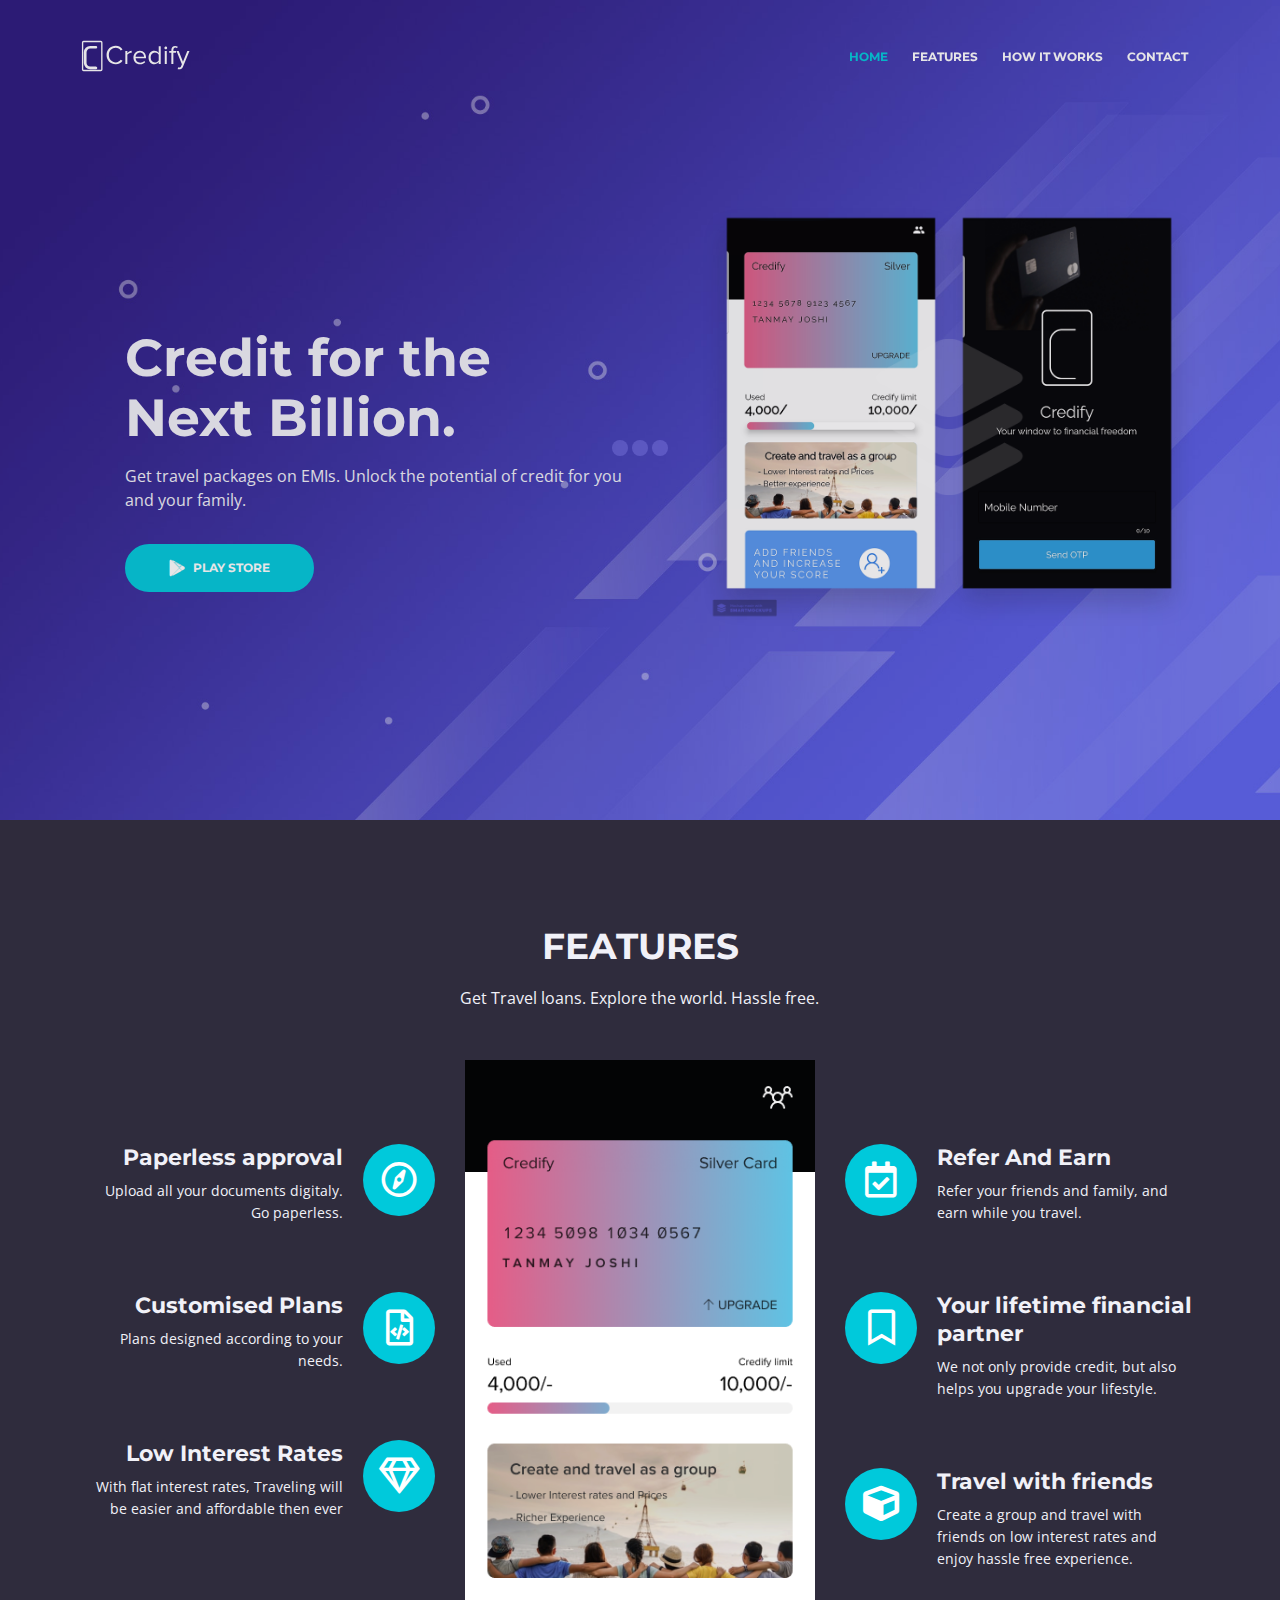
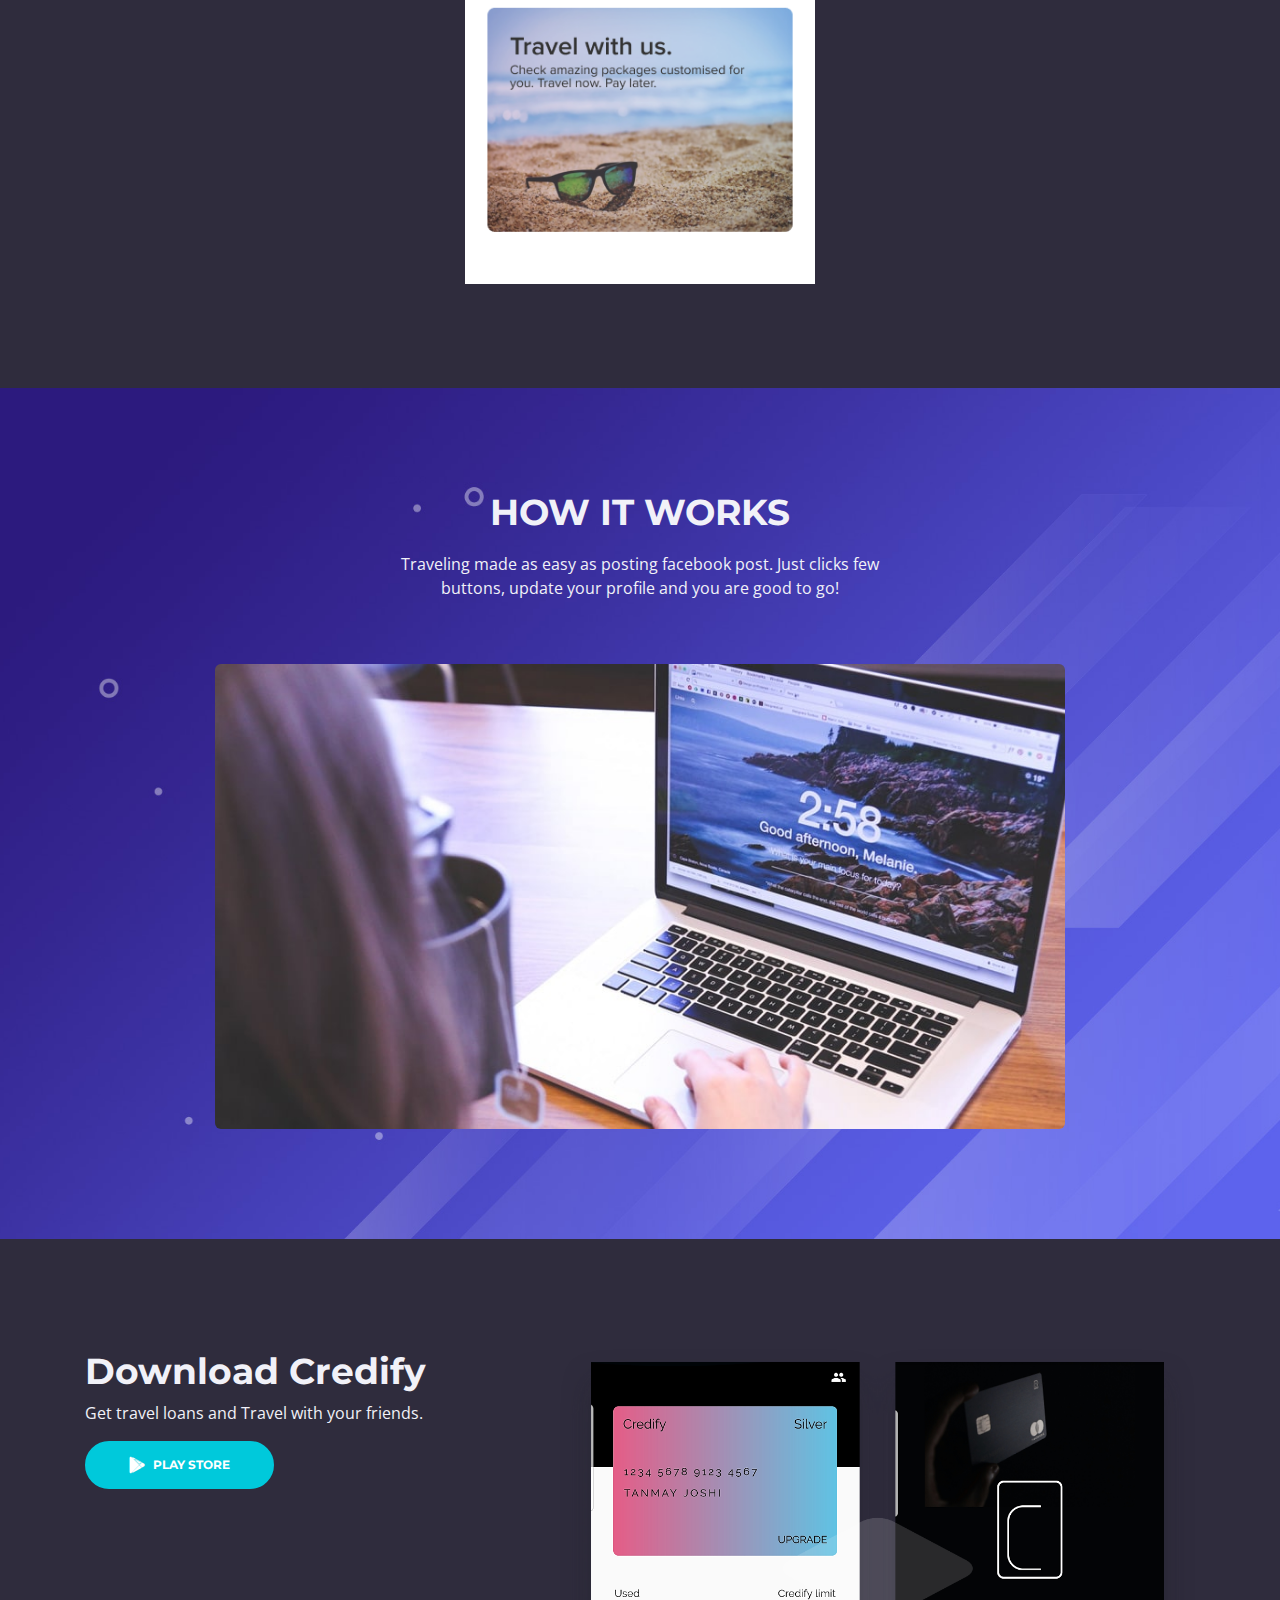
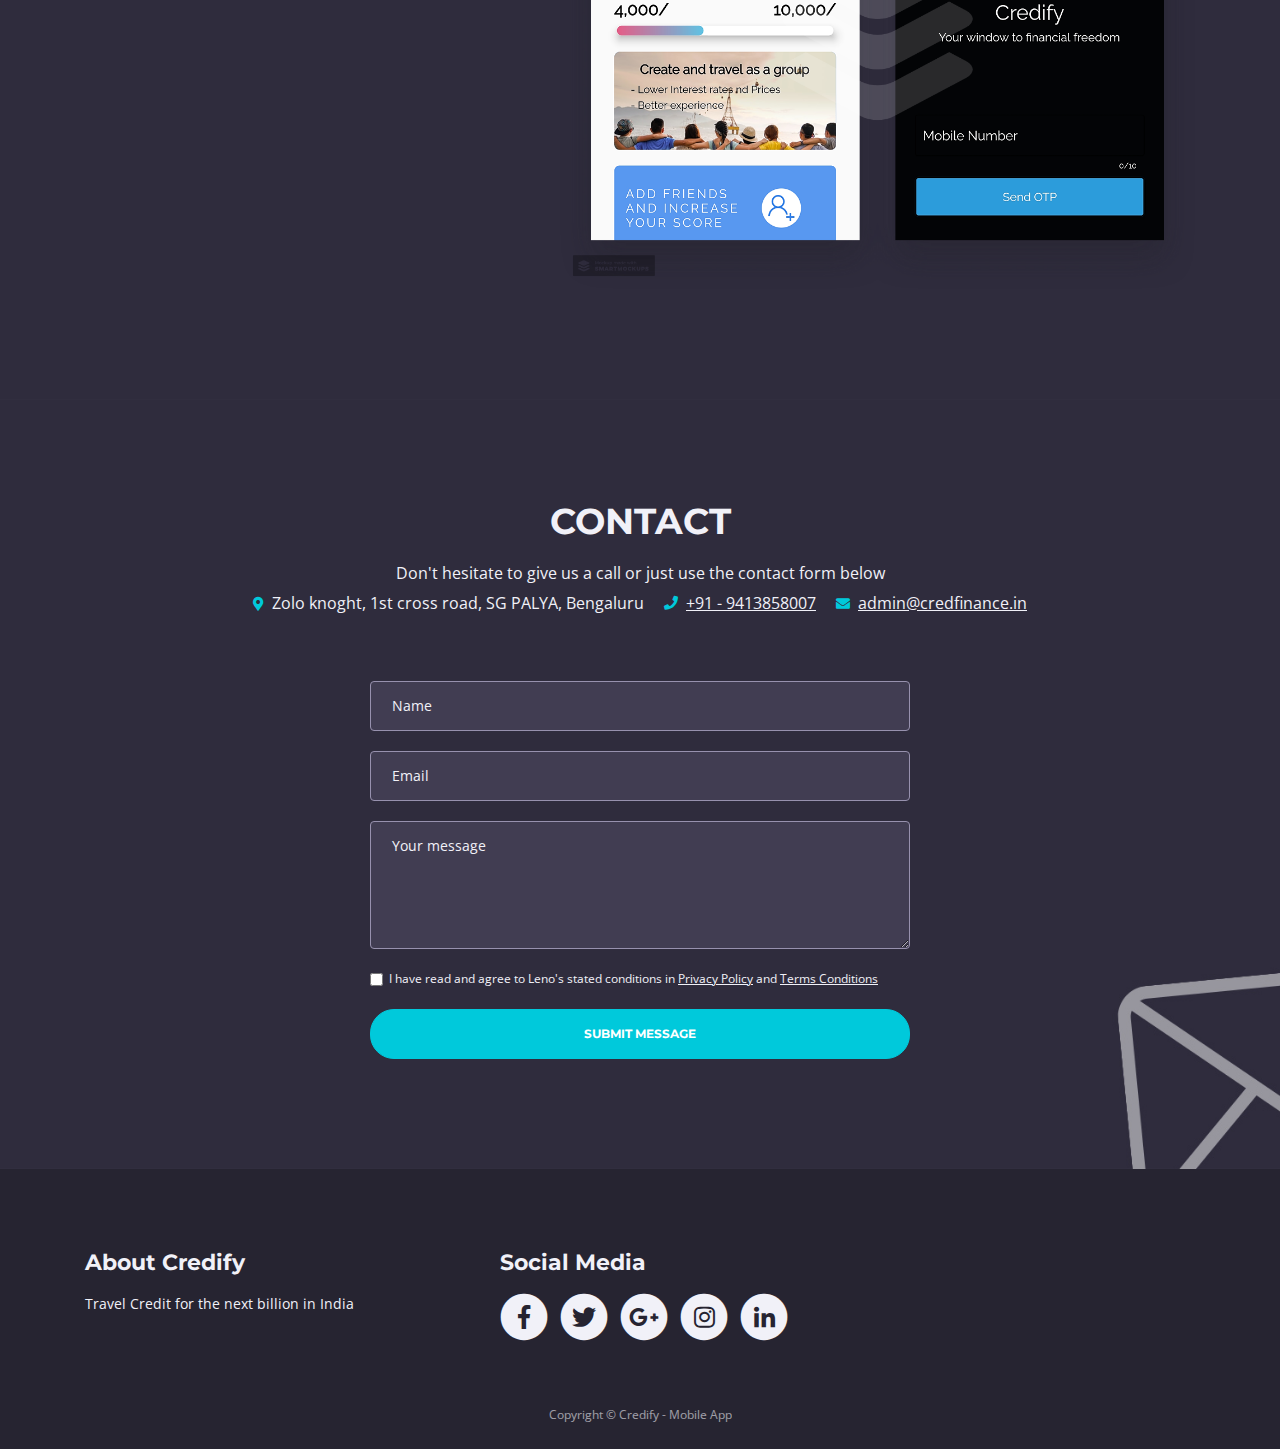
<file: index.html>
<!DOCTYPE html>
<html lang="en">
<head>
    <meta charset="utf-8">
    <meta name="viewport" content="width=device-width, initial-scale=1, shrink-to-fit=no">
    
    <!-- SEO Meta Tags -->
    <meta name="description" content="Free mobile app HTML landing page template to help you build a great online presence for your app which will convert visitors into users">
    <meta name="author" content="Inovatik">

    <!-- OG Meta Tags to improve the way the post looks when you share the page on LinkedIn, Facebook, Google+ -->
	<meta property="og:site_name" content="" /> <!-- website name -->
	<meta property="og:site" content="" /> <!-- website link -->
	<meta property="og:title" content=""/> <!-- title shown in the actual shared post -->
	<meta property="og:description" content="" /> <!-- description shown in the actual shared post -->
	<meta property="og:image" content="" /> <!-- image link, make sure it's jpg -->
	<meta property="og:url" content="" /> <!-- where do you want your post to link to -->
	<meta property="og:type" content="article" />

    <!-- Website Title -->
    <title>Credify - Travel loans for next billion</title>
    
    <!-- Styles -->
    <link href="https://fonts.googleapis.com/css?family=Montserrat:400,600,700" rel="stylesheet">
    <link href="https://fonts.googleapis.com/css?family=Open+Sans:400,400i,700,700i" rel="stylesheet">
    <link href="css/bootstrap.css" rel="stylesheet">
    <link href="css/fontawesome-all.css" rel="stylesheet">
    <link href="css/swiper.css" rel="stylesheet">
	<link href="css/magnific-popup.css" rel="stylesheet">
	<link href="css/styles.css" rel="stylesheet">
	
	<!-- Favicon  -->
    <link rel="icon" href="images/favicon.png">
</head>
<body data-spy="scroll" data-target=".fixed-top">
    
    <!-- Preloader -->
	<div class="spinner-wrapper">
        <div class="spinner">
            <div class="bounce1"></div>
            <div class="bounce2"></div>
            <div class="bounce3"></div>
        </div>
    </div>
    <!-- end of preloader -->
    

    <!-- Navigation -->
    <nav class="navbar navbar-expand-md navbar-dark navbar-custom fixed-top">
        <!-- Text Logo - Use this if you don't have a graphic logo -->
        <!-- <a class="navbar-brand logo-text page-scroll" href="index.html">Leno</a> -->

        <!-- Image Logo -->
        <a class="navbar-brand logo-image" href="index.html"><img src="images/logo.svg" alt="alternative"></a> 
        
        <!-- Mobile Menu Toggle Button -->
        <button class="navbar-toggler" type="button" data-toggle="collapse" data-target="#navbarsExampleDefault" aria-controls="navbarsExampleDefault" aria-expanded="false" aria-label="Toggle navigation">
            <span class="navbar-toggler-awesome fas fa-bars"></span>
            <span class="navbar-toggler-awesome fas fa-times"></span>
        </button>
        <!-- end of mobile menu toggle button -->

        <div class="collapse navbar-collapse" id="navbarsExampleDefault">
            <ul class="navbar-nav ml-auto">
                <li class="nav-item">
                    <a class="nav-link page-scroll" href="#header">HOME <span class="sr-only">(current)</span></a>
                </li>
                <li class="nav-item">
                    <a class="nav-link page-scroll" href="#features">FEATURES</a>
                </li>
                <li class="nav-item">
                    <a class="nav-link page-scroll" href="#preview">HOW IT WORKS</a>
                </li>

                <li class="nav-item">
                    <a class="nav-link page-scroll" href="#contact">CONTACT</a>
                </li>
           </ul>
       
        </div>
    </nav> <!-- end of navbar -->
    <!-- end of navigation -->


    <!-- Header -->
    <header id="header" class="header">
        <div class="header-content">
            <div class="container">
                <div class="row">
                    <div class="col-lg-6">
                        <div class="text-container">
                            <h1>Credit for the Next Billion.</h1>
                            <p class="p-large">Get travel packages on EMIs. Unlock the potential of credit for you and your family.</p>
                            <a class="btn-solid-lg page-scroll" href="https://drive.google.com/file/d/1_wArdoOG3nVEgHBI5KFCoJZSPP3HzaDl/view?usp=sharing"><i class="fab fa-google-play"></i>PLAY STORE</a>
                        </div>
                    </div> <!-- end of col -->
                    <div class="col-lg-6">
                        <div class="image-container">
                            <img class="img-fluid" src="images/header-iphone.png" alt="alternative">
                        </div> <!-- end of image-container -->
                    </div> <!-- end of col -->
                </div> <!-- end of row -->
            </div> <!-- end of container -->
        </div> <!-- end of header-content -->
    </header> <!-- end of header -->
    <!-- end of header -->


    

    <!-- Features -->
    <div id="features" class="tabs">
        <div class="container">
            <div class="row">
                <div class="col-lg-12">
                    <h2>FEATURES</h2>
                    <div class="p-heading p-large">
                        Get Travel loans. Explore the world. Hassle free.
                    </div>
                </div> <!-- end of col -->
            </div> <!-- end of row -->
            <div class="row">

                <!-- Tabs Content-->
                <div class="tab-content" id="lenoTabsContent">
                    
                    <!-- Tab -->
                    <div class="tab-pane fade show active" id="tab-1" role="tabpanel" aria-labelledby="tab-1">
                        <div class="container">
                            <div class="row">
                                
                                <!-- Icon Cards Pane -->
                                <div class="col-lg-4">
                                    <div class="card left-pane first">
                                        <div class="card-body">
                                            <div class="text-wrapper">
                                                <h4 class="card-title">Paperless approval</h4>
                                                <p>
                                                    Upload all your documents digitaly. Go paperless.
                                                </p>
                                            </div>
                                            <div class="card-icon">
                                                <i class="far fa-compass"></i>
                                            </div>
                                        </div>
                                    </div>
                                    <div class="card left-pane">
                                        <div class="card-body">
                                            <div class="text-wrapper">
                                                <h4 class="card-title">Customised Plans</h4>
                                                <p>
                                                    Plans designed according to your needs.
                                                </p>
                                            </div>
                                            <div class="card-icon">
                                                <i class="far fa-file-code"></i>
                                            </div>
                                        </div>
                                    </div>
                                    <div class="card left-pane">
                                        <div class="card-body">
                                            <div class="text-wrapper">
                                                <h4 class="card-title">Low Interest Rates</h4>
                                                <p>
                                                    With flat interest rates, Traveling will be easier and affordable then ever
                                                </p>
                                            </div>
                                            <div class="card-icon">
                                                <i class="far fa-gem"></i>
                                            </div>
                                        </div>
                                    </div>
                                </div>
                                <!-- end of icon cards pane -->

                                <!-- Image Pane -->
                                <div class="col-lg-4">
                                    <img class="img-fluid" src="images/center.png" alt="alternative">
                                </div>
                                <!-- end of image pane -->
                                
                                <!-- Icon Cards Pane -->
                                <div class="col-lg-4">
                                    <div class="card right-pane first">
                                        <div class="card-body">
                                            <div class="card-icon">
                                                <i class="far fa-calendar-check"></i>
                                            </div>
                                            <div class="text-wrapper">
                                                <h4 class="card-title">Refer And Earn</h4>
                                                <p>
                                                    Refer your friends and family, and earn while you travel.
                                                </p>
                                            </div>
                                        </div>
                                    </div>
                                    <div class="card right-pane">
                                        <div class="card-body">
                                            <div class="card-icon">
                                                <i class="far fa-bookmark"></i>
                                            </div>
                                            <div class="text-wrapper">
                                                <h4 class="card-title">Your lifetime financial partner</h4>
                                                <p>
                                                    We not only provide credit, but also helps you upgrade your lifestyle. 
                                                </p>
                                            </div>
                                        </div>
                                    </div>
                                    <div class="card right-pane">
                                        <div class="card-body">
                                            <div class="card-icon">
                                                <i class="fas fa-cube"></i>
                                            </div>
                                            <div class="text-wrapper">
                                                <h4 class="card-title">Travel with friends</h4>
                                                <p>Create a group and travel with friends on low interest rates and enjoy hassle free experience.</p>
                                            </div>
                                        </div>
                                    </div>
                                </div>
                                <!-- end of icon cards pane -->

                            </div> <!-- end of row -->
                        </div> <!-- end of container -->
                    </div> <!-- end of tab-pane -->
                    <!-- end of tab -->
                </div> <!-- end of tab-content -->
                <!-- end of tabs content -->

            </div> <!-- end of row --> 
        </div> <!-- end of container --> 
    </div> <!-- end of tabs -->
    <!-- end of features -->


    <!-- Video -->
    <div id="preview" class="basic-1">
        <div class="container">
            <div class="row">
                <div class="col-lg-12">
                    <h2>HOW IT WORKS</h2>
                    <div class="p-heading p-large">
                        Traveling made as easy as posting facebook post. Just clicks few buttons, update your profile and you are good to go!
                    </div>
                </div> <!-- end of col -->
            </div> <!-- end of row -->
            <div class="row">
                <div class="col-lg-12">

                    <!-- Video Preview -->
                    <div class="image-container">
                        <div class="video-wrapper">
                                <img class="img-fluid" src="images/video-frame.jpg" alt="alternative">
                        </div> <!-- end of video-wrapper -->
                    </div> <!-- end of image-container -->
                    <!-- end of video preview -->

                </div> <!-- end of col -->
            </div> <!-- end of row -->
        </div> <!-- end of container -->
    </div> <!-- end of basic-1 -->
    <!-- end of video -->

    <!-- Download -->
    <div class="slider-2">
        <div class="container">
            <div class="row">
                <div class="col-lg-6 col-xl-5">
                    <div class="text-container">
                        <h2>Download <span class="blue">Credify</span></h2>
                        <p class="p-large">Get travel loans and Travel with your friends.</p>
                        <a class="btn-solid-lg" href="#your-link"><i class="fab fa-google-play"></i>PLAY STORE</a>
                    </div> <!-- end of text-container -->
                </div> <!-- end of col -->
                <div class="col-lg-6 col-xl-7">
                    <div class="image-container">
                        <img class="img-fluid" src="images/download.png" alt="alternative">
                    </div> <!-- end of img-container -->
                </div> <!-- end of col -->
            </div> <!-- end of row -->
        </div> <!-- end of container -->
    </div> <!-- end of basic-4 -->
    <!-- end of download -->


    <!-- Contact -->
    <div id="contact" class="form">
        <div class="container">
            <div class="row">
                <div class="col-lg-12">
                    <h2>CONTACT</h2>
                    <ul class="list-unstyled li-space-lg">
                        <li class="address">Don't hesitate to give us a call or just use the contact form below</li>
                        <li><i class="fas fa-map-marker-alt"></i>Zolo knoght, 1st cross road, SG PALYA, Bengaluru</li>
                        <li><i class="fas fa-phone"></i><a class="blue" href="tel:919413858007">+91 - 9413858007</a></li>
                        <li><i class="fas fa-envelope"></i><a class="blue" href="mailto:admin@credfinance.in">admin@credfinance.in</a></li>
                    </ul>
                </div> <!-- end of col -->
            </div> <!-- end of row -->
            <div class="row">
                <div class="col-lg-6 offset-lg-3">
                    
                    <!-- Contact Form -->
                    <form id="contactForm" data-toggle="validator" data-focus="false">
                        <div class="form-group">
                            <input type="text" class="form-control-input" id="cname" required>
                            <label class="label-control" for="cname">Name</label>
                            <div class="help-block with-errors"></div>
                        </div>
                        <div class="form-group">
                            <input type="email" class="form-control-input" id="cemail" required>
                            <label class="label-control" for="cemail">Email</label>
                            <div class="help-block with-errors"></div>
                        </div>
                        <div class="form-group">
                            <textarea class="form-control-textarea" id="cmessage" required></textarea>
                            <label class="label-control" for="cmessage">Your message</label>
                            <div class="help-block with-errors"></div>
                        </div>
                        <div class="form-group checkbox">
                            <input type="checkbox" id="cterms" value="Agreed-to-Terms" required>I have read and agree to Leno's stated conditions in <a href="privacy-policy.html">Privacy Policy</a> and <a href="terms-conditions.html">Terms Conditions</a> 
                            <div class="help-block with-errors"></div>
                        </div>
                        <div class="form-group">
                            <button type="submit" class="form-control-submit-button">SUBMIT MESSAGE</button>
                        </div>
                        <div class="form-message">
                            <div id="cmsgSubmit" class="h3 text-center hidden"></div>
                        </div>
                    </form>
                    <!-- end of contact form -->

                </div> <!-- end of col -->
            </div> <!-- end of row -->
        </div> <!-- end of container -->
    </div> <!-- end of form -->
    <!-- end of contact -->


    <!-- Footer -->
    <div class="footer">
        <div class="container">
            <div class="row">
                <div class="col-md-4">
                    <div class="footer-col">
                        <h4>About Credify</h4>
                        <p>Travel Credit for the next billion in India</p>
                    </div>
                </div> <!-- end of col -->
                
                <div class="col-md-4">
                    <div class="footer-col last">
                        <h4>Social Media</h4>
                        <span class="fa-stack">
                            <a href="#your-link">
                                <i class="fas fa-circle fa-stack-2x"></i>
                                <i class="fab fa-facebook-f fa-stack-1x"></i>
                            </a>
                        </span>
                        <span class="fa-stack">
                            <a href="#your-link">
                                <i class="fas fa-circle fa-stack-2x"></i>
                                <i class="fab fa-twitter fa-stack-1x"></i>
                            </a>
                        </span>
                        <span class="fa-stack">
                            <a href="#your-link">
                                <i class="fas fa-circle fa-stack-2x"></i>
                                <i class="fab fa-google-plus-g fa-stack-1x"></i>
                            </a>
                        </span>
                        <span class="fa-stack">
                            <a href="#your-link">
                                <i class="fas fa-circle fa-stack-2x"></i>
                                <i class="fab fa-instagram fa-stack-1x"></i>
                            </a>
                        </span>
                        <span class="fa-stack">
                            <a href="#your-link">
                                <i class="fas fa-circle fa-stack-2x"></i>
                                <i class="fab fa-linkedin-in fa-stack-1x"></i>
                            </a>
                        </span>
                    </div> 
                </div> <!-- end of col -->
            </div> <!-- end of row -->
        </div> <!-- end of container -->
    </div> <!-- end of footer -->  
    <!-- end of footer -->


    <!-- Copyright -->
    <div class="copyright">
        <div class="container">
            <div class="row">
                <div class="col-lg-12">
                    <p class="p-small">Copyright © Credify - Mobile App</p>
                </div> <!-- end of col -->
            </div> <!-- enf of row -->
        </div> <!-- end of container -->
    </div> <!-- end of copyright --> 
    <!-- end of copyright -->
    
    	
    <!-- Scripts -->
    <script src="js/jquery.min.js"></script> <!-- jQuery for Bootstrap's JavaScript plugins -->
    <script src="js/popper.min.js"></script> <!-- Popper tooltip library for Bootstrap -->
    <script src="js/bootstrap.min.js"></script> <!-- Bootstrap framework -->
    <script src="js/jquery.easing.min.js"></script> <!-- jQuery Easing for smooth scrolling between anchors -->
    <script src="js/swiper.min.js"></script> <!-- Swiper for image and text sliders -->
    <script src="js/jquery.magnific-popup.js"></script> <!-- Magnific Popup for lightboxes -->
    <script src="js/morphext.min.js"></script> <!-- Morphtext rotating text in the header -->
    <script src="js/validator.min.js"></script> <!-- Validator.js - Bootstrap plugin that validates forms -->
    <script src="js/scripts.js"></script> <!-- Custom scripts -->
</body>
</html>
</file>
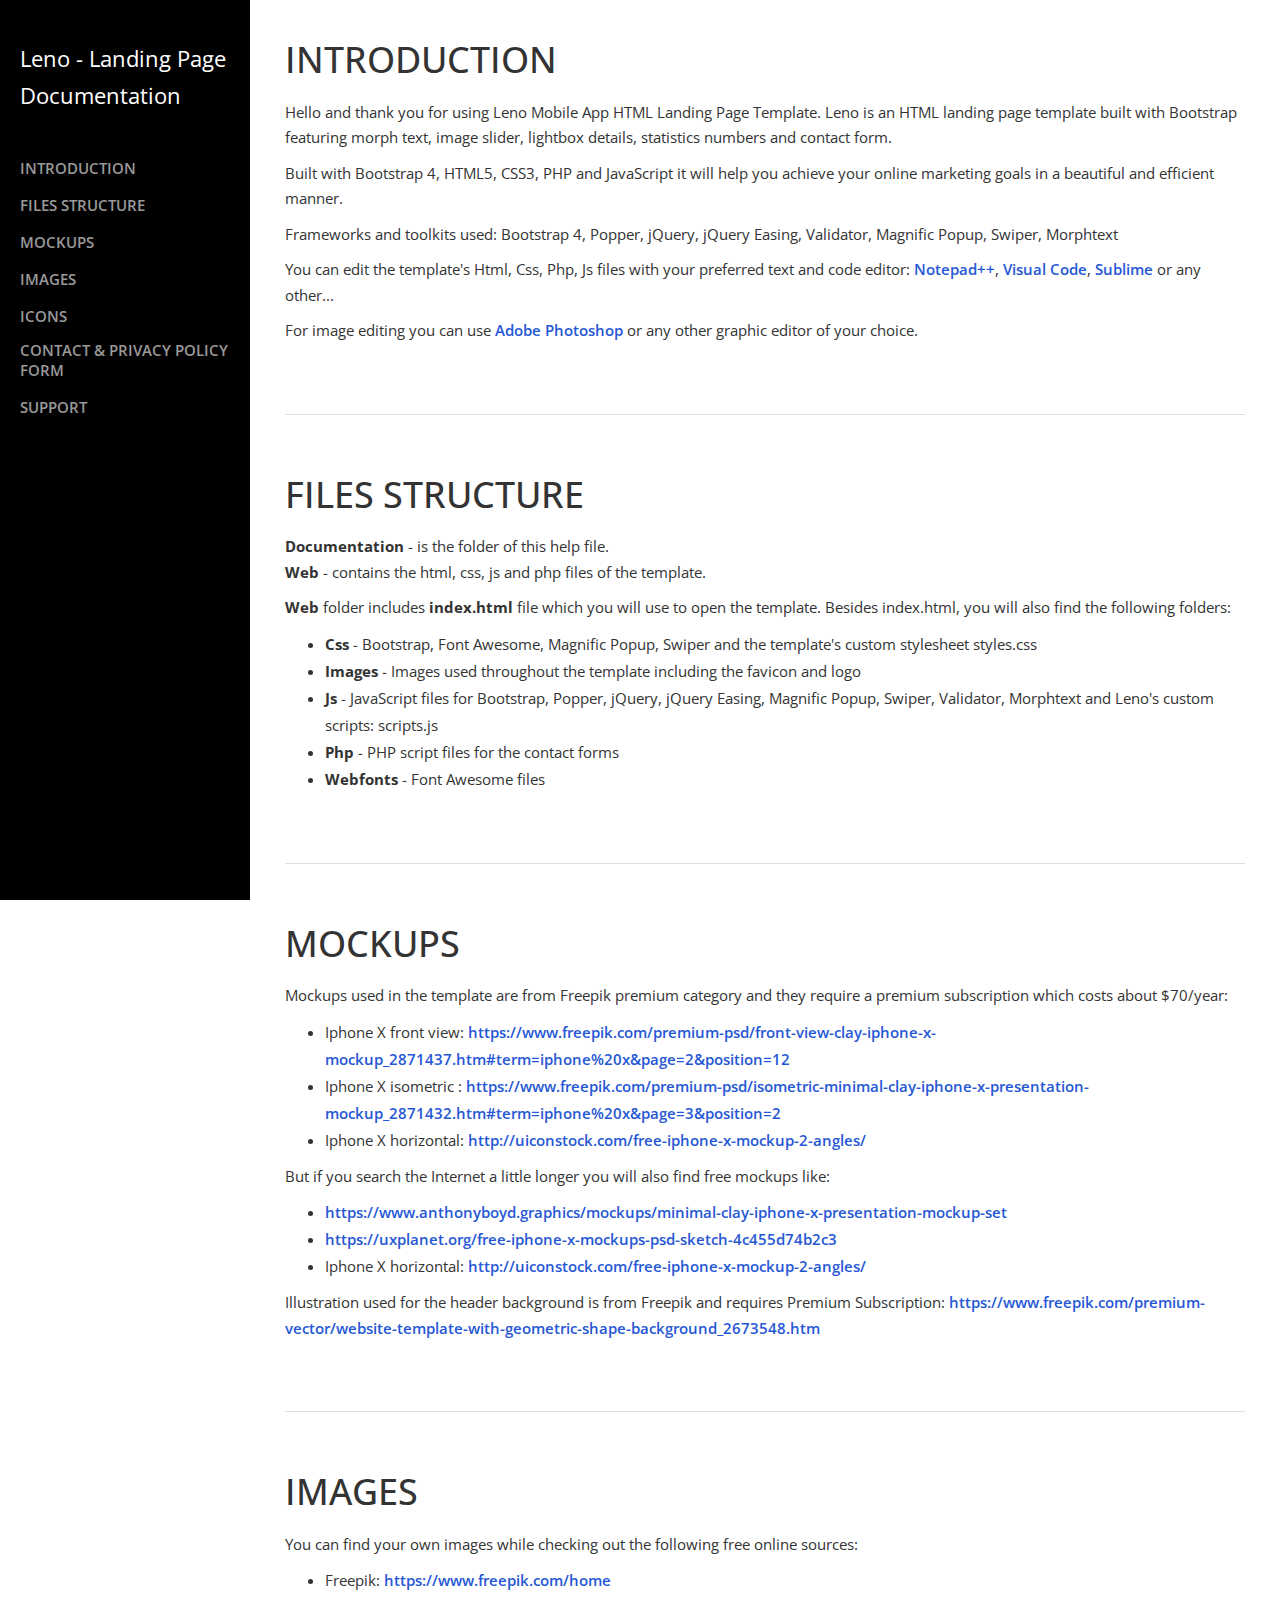
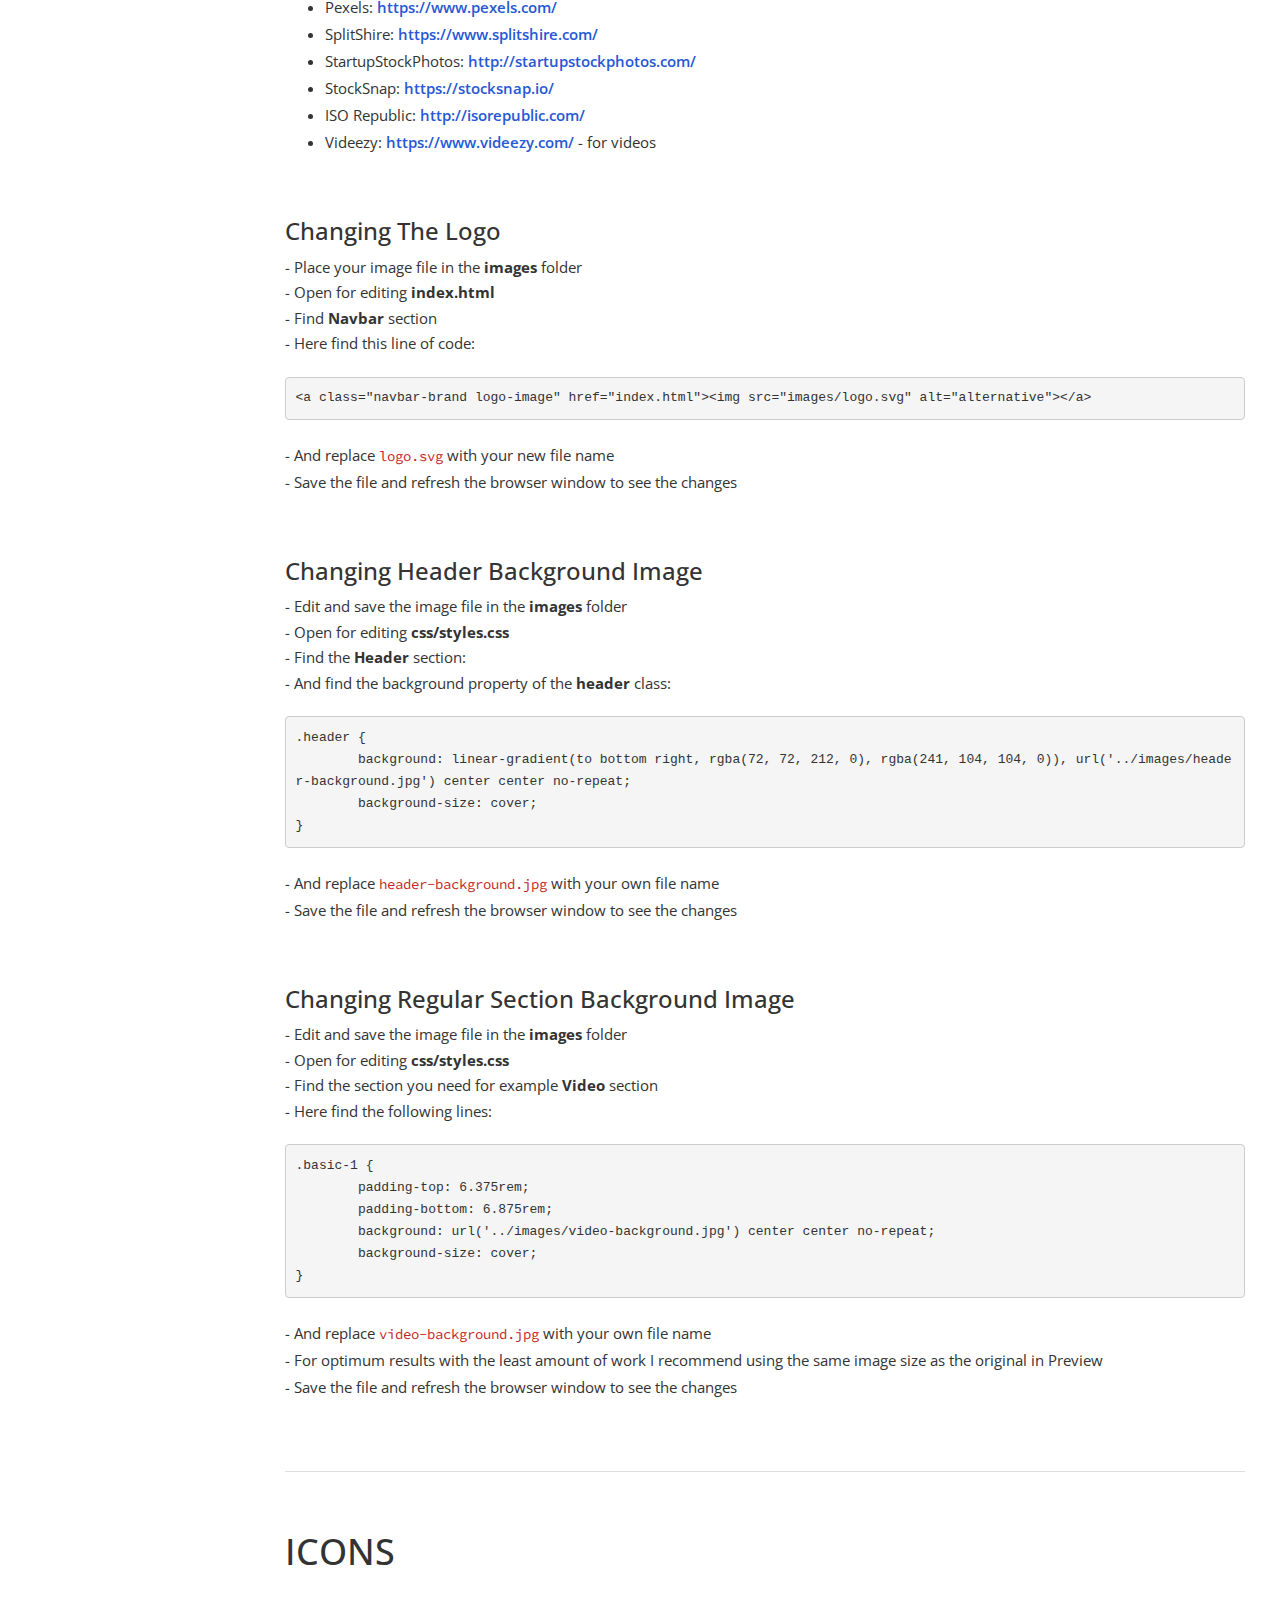
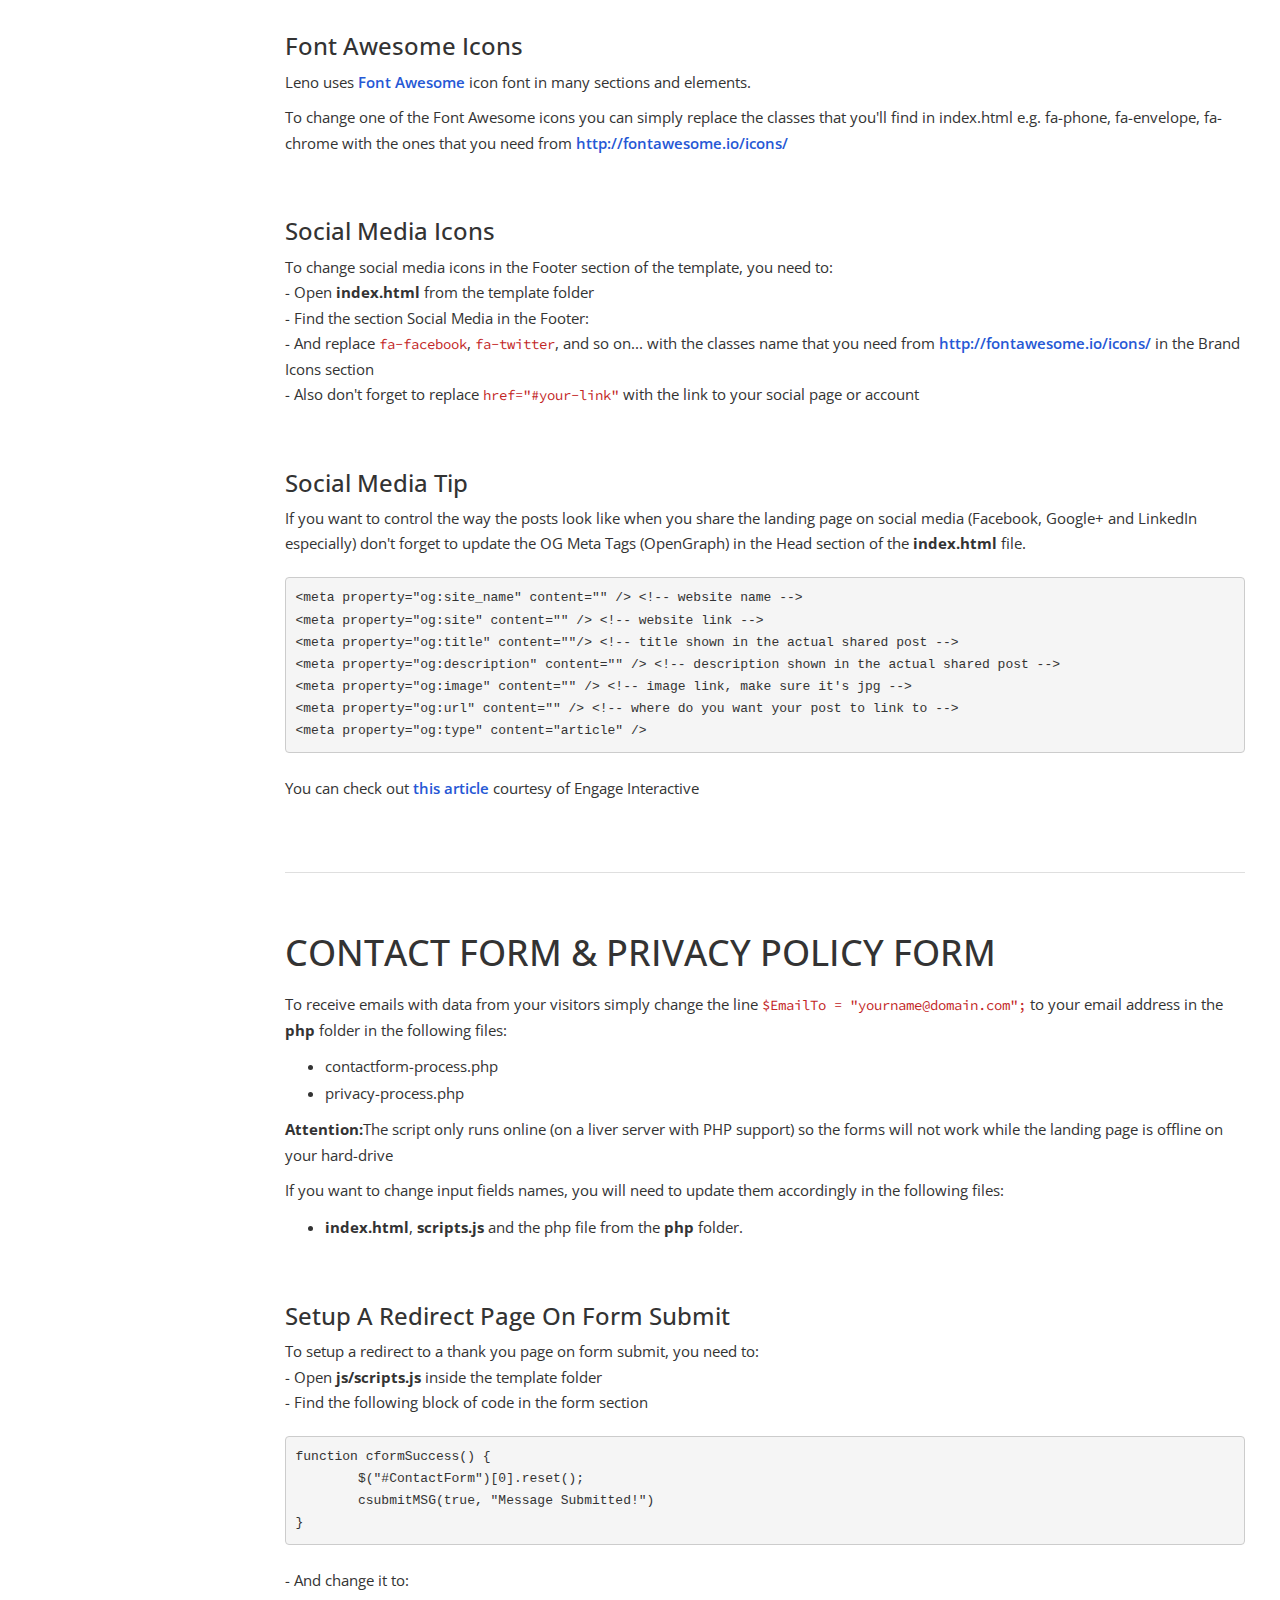
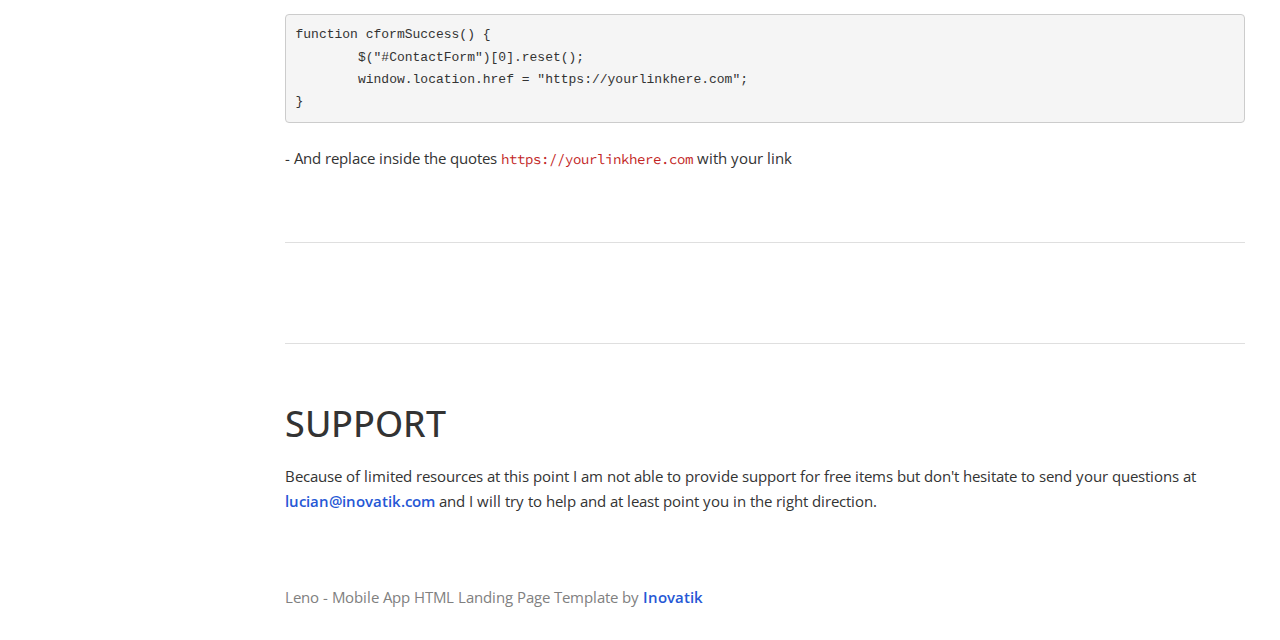
<file: documentation/index.html>
<!DOCTYPE html>
<html lang="en">
<head>

    <meta charset="utf-8">
    <meta http-equiv="X-UA-Compatible" content="IE=edge">
    <meta name="viewport" content="width=device-width, shrink-to-fit=no, initial-scale=1">
    <meta name="description" content="">
    <meta name="author" content="">
    <title>Documentation - Leno Mobile App HTML Landing Page Template</title>

    <!-- Styles -->
	<link href="https://fonts.googleapis.com/css?family=Source+Code+Pro:300,400,600" rel="stylesheet">
	<link href="https://fonts.googleapis.com/css?family=Open+Sans:300,400,600" rel="stylesheet">
    <link href="css/bootstrap.min.css" rel="stylesheet">
    <link href="css/styles.css" rel="stylesheet">

    <!-- HTML5 Shim and Respond.js IE8 support of HTML5 elements and media queries -->
    <!-- WARNING: Respond.js doesn't work if you view the page via file:// -->
    <!--[if lt IE 9]>
        <script src="https://oss.maxcdn.com/libs/html5shiv/3.7.0/html5shiv.js"></script>
        <script src="https://oss.maxcdn.com/libs/respond.js/1.4.2/respond.min.js"></script>
    <![endif]-->

</head>
<body>
    <div id="wrapper">

        <!-- Sidebar -->
        <div id="sidebar-wrapper">
			<p>Leno - Landing Page<br> Documentation</p>
            <ul class="sidebar-nav">
                <li class="sidebar-brand">
                </li>
                <li>
                    <a href="#introduction">INTRODUCTION</a>
                </li>
                <li>
                    <a href="#files">FILES STRUCTURE</a>
				</li>
				<li>
					<a href="#mockups">MOCKUPS</a>
				</li>
				<li>
                    <a href="#images">IMAGES</a>
                </li>
                <li>
                    <a href="#icons">ICONS</a>
				</li>
				<li>
                    <a href="#forms">CONTACT & PRIVACY POLICY FORM</a>
                </li>
				<li>
                    <a href="#support">SUPPORT</a>
                </li>
            </ul>
        </div>
        <!-- end of sidebar wrapper -->


        <!-- Page Content -->
        <div id="page-content-wrapper">
            <div class="container-fluid">
                <div class="row">
                    <div id="introduction" class="col-lg-12">
                        <h1>INTRODUCTION</h1>
                        <p>Hello and thank you for using Leno Mobile App HTML Landing Page Template. Leno is an HTML landing page template built with Bootstrap featuring morph text, image slider, lightbox details, statistics numbers and contact form.</p>
						<p>Built with Bootstrap 4, HTML5, CSS3, PHP and JavaScript it will help you achieve your online marketing goals in a beautiful and efficient manner.</p>
						<p>Frameworks and toolkits used: Bootstrap 4, Popper, jQuery, jQuery Easing, Validator, Magnific Popup, Swiper, Morphtext</p>
						<p>You can edit the template's Html, Css, Php, Js files with your preferred text and code editor: <a href="https://notepad-plus-plus.org/">Notepad++</a>, <a href="https://code.visualstudio.com/">Visual Code</a>, <a href="https://www.sublimetext.com/">Sublime</a> or any other...</p>
						<p>For image editing you can use <a href="http://www.adobe.com/products/photoshop.html">Adobe Photoshop</a> or any other graphic editor of your choice.</p>
					</div> <!-- end of introduction -->
					
					
					<div class="col-lg-12"><hr></div> <!-- gray separator line -->
					
					
					<div id="files" class="col-lg-12">
                        <h1>FILES STRUCTURE</h1>
						<p>
							<b>Documentation</b> - is the folder of this help file.
							<br><b>Web</b> - contains the html, css, js and php files of the template.
						</p>
						<p>
							<b>Web</b> folder includes <b>index.html</b> file which you will use to open the template. Besides index.html, you will also find the following folders:
							<ul>
								<li><b>Css</b> - Bootstrap, Font Awesome, Magnific Popup, Swiper and the template's custom stylesheet styles.css</li>
								<li><b>Images</b> - Images used throughout the template including the favicon and logo</li>
								<li><b>Js</b> - JavaScript files for Bootstrap, Popper, jQuery, jQuery Easing, Magnific Popup, Swiper, Validator, Morphtext and Leno's custom scripts: scripts.js</li>
								<li><b>Php</b> - PHP script files for the contact forms</li>
								<li><b>Webfonts</b> - Font Awesome files</li>
							</ul>
						</p>
					</div> <!-- end of files structure -->


					<div class="col-lg-12"><hr></div> <!-- gray separator line -->


					<div id="mockups" class="col-lg-12">
						<h1>MOCKUPS</h1>
						<p>
							Mockups used in the template are from Freepik premium category and they require a premium subscription which costs about $70/year:
							<ul>
								<li>Iphone X front view: <a href="https://www.freepik.com/premium-psd/front-view-clay-iphone-x-mockup_2871437.htm#term=iphone%20x&page=2&position=12">https://www.freepik.com/premium-psd/front-view-clay-iphone-x-mockup_2871437.htm#term=iphone%20x&page=2&position=12</a></li>
								<li>Iphone X isometric : <a href="https://www.freepik.com/premium-psd/isometric-minimal-clay-iphone-x-presentation-mockup_2871432.htm#term=iphone%20x&page=3&position=2">https://www.freepik.com/premium-psd/isometric-minimal-clay-iphone-x-presentation-mockup_2871432.htm#term=iphone%20x&page=3&position=2</a></li>
								<li>Iphone X horizontal: <a href="https://www.freepik.com/premium-psd/isometric-minimal-clay-iphone-x-presentation-mockup_2871432.htm#term=iphone%20x&page=3&position=2">http://uiconstock.com/free-iphone-x-mockup-2-angles/</a></li>
							</ul>
						</p>
						<p>
							But if you search the Internet a little longer you will also find free mockups like:
							<ul>
								<li><a href="https://www.anthonyboyd.graphics/mockups/minimal-clay-iphone-x-presentation-mockup-set">https://www.anthonyboyd.graphics/mockups/minimal-clay-iphone-x-presentation-mockup-set</a></li>
								<li><a href="https://uxplanet.org/free-iphone-x-mockups-psd-sketch-4c455d74b2c3">https://uxplanet.org/free-iphone-x-mockups-psd-sketch-4c455d74b2c3</a></li>
								<li>Iphone X horizontal: <a href="http://uiconstock.com/free-iphone-x-mockup-2-angles/">http://uiconstock.com/free-iphone-x-mockup-2-angles/</a></li>
							</ul>
						</p>
						<p>
							Illustration used for the header background is from Freepik and requires Premium Subscription: <a href="https://www.freepik.com/premium-vector/website-template-with-geometric-shape-background_2673548.htm">https://www.freepik.com/premium-vector/website-template-with-geometric-shape-background_2673548.htm</a>
						</p>
					</div> <!-- end of files structure -->


					<div class="col-lg-12"><hr></div> <!-- gray separator line -->


					<div id="images" class="col-lg-12">
						<h1>IMAGES</h1>
						<p>You can find your own images while checking out the following free online sources:
							<ul>
								<li>Freepik: <a href="https://www.pexels.com/">https://www.freepik.com/home</a></li>
								<li>Pexels: <a href="https://www.pexels.com/">https://www.pexels.com/</a></li>
								<li>SplitShire: <a href="https://www.splitshire.com/">https://www.splitshire.com/</a></li>
								<li>StartupStockPhotos: <a href="http://startupstockphotos.com/">http://startupstockphotos.com/</a></li>
								<li>StockSnap: <a href="https://stocksnap.io/">https://stocksnap.io/</a></li>
								<li>ISO Republic: <a href="http://isorepublic.com/">http://isorepublic.com/</a></li>
								<li>Videezy: <a href="https://www.videezy.com/">https://www.videezy.com/</a> - for videos</li>
							</ul>
						</p>
						
						<h3>Changing The Logo</h3>
						<p>
							- Place your image file in the <b>images</b> folder
							<br>- Open for editing <b>index.html</b>
							<br>- Find <b>Navbar</b> section
							<br>- Here find this line of code:
<pre class="code-format">
&lt;a class=&quot;navbar-brand logo-image&quot; href=&quot;index.html&quot;&gt;&lt;img src=&quot;images/logo.svg&quot; alt=&quot;alternative&quot;&gt;&lt;/a&gt;  
</pre>							
							<br>- And replace <span class="code">logo.svg</span> with your new file name
							<br>- Save the file and refresh the browser window to see the changes
						</p>
						
						<h3>Changing Header Background Image</h3>
						<p>
							- Edit and save the image file in the <b>images</b> folder
							<br>- Open for editing <b>css/styles.css</b>
							<br>- Find the <b>Header</b> section:
							<br>- And find the background property of the <b>header</b> class:
<pre class="code-format">
.header {
	background: linear-gradient(to bottom right, rgba(72, 72, 212, 0), rgba(241, 104, 104, 0)), url('../images/header-background.jpg') center center no-repeat;
	background-size: cover;
}
</pre>							
							<br>- And replace <span class="code">header-background.jpg</span> with your own file name
							<br>- Save the file and refresh the browser window to see the changes
						</p>

						<h3>Changing Regular Section Background Image</h3>
						<p>
							- Edit and save the image file in the <b>images</b> folder
							<br>- Open for editing <b>css/styles.css</b>
							<br>- Find the section you need for example <b>Video</b> section
							<br>- Here find the following lines:
<pre class="code-format">
.basic-1 {
	padding-top: 6.375rem;
	padding-bottom: 6.875rem;
	background: url('../images/video-background.jpg') center center no-repeat;
	background-size: cover; 
}
</pre>							
							<br>- And replace <span class="code">video-background.jpg</span> with your own file name
							<br>- For optimum results with the least amount of work I recommend using the same image size as the original in Preview
							<br>- Save the file and refresh the browser window to see the changes
						</p>
					</div> <!-- end of images -->


					<div class="col-lg-12"><hr></div> <!-- gray separator line -->
					
					
					<div id="icons" class="col-lg-12">
                        <h1>ICONS</h1>
						<h3>Font Awesome Icons</h3>
						<p>Leno uses <a href="http://fontawesome.io/">Font Awesome</a> icon font in many sections and elements.
						<p>To change one of the Font Awesome icons you can simply replace the classes that you'll find in index.html e.g. fa-phone, fa-envelope, fa-chrome with the ones that you need from <a href="http://fontawesome.io/icons/">http://fontawesome.io/icons/</a></p>

						<h3>Social Media Icons</h3>
						<p>To change social media icons in the Footer section of the template, you need to: 
							<br>- Open <b>index.html</b> from the template folder
							<br>- Find the section Social Media in the Footer:
							<br>- And replace <span class="code">fa-facebook</span>, <span class="code">fa-twitter</span>, and so on... with the classes name that you need from <a href="http://fontawesome.io/icons/">http://fontawesome.io/icons/</a> in the Brand Icons section
							<br>- Also don't forget to replace <span class="code">href="#your-link"</span> with the link to your social page or account
						</p>

						<h3>Social Media Tip</h3>
						<p>If you want to control the way the posts look like when you share the landing page on social media (Facebook, Google+ and LinkedIn especially) don't forget to update the OG Meta Tags (OpenGraph) in the Head section of the <b>index.html</b> file.
<pre class="code-format">
&lt;meta property="og:site_name" content="" /&gt; &lt;!-- website name --&gt;
&lt;meta property="og:site" content="" /&gt; &lt;!-- website link --&gt;
&lt;meta property="og:title" content=""/&gt; &lt;!-- title shown in the actual shared post --&gt;
&lt;meta property="og:description" content="" /&gt; &lt;!-- description shown in the actual shared post --&gt;
&lt;meta property="og:image" content="" /&gt; &lt;!-- image link, make sure it's jpg --&gt;
&lt;meta property="og:url" content="" /&gt; &lt;!-- where do you want your post to link to --&gt;
&lt;meta property="og:type" content="article" /&gt;
</pre>
						<br>You can check out <a href="http://engageinteractive.co.uk/blog/an-introduction-to-using-facebooks-open-graph-protocol">this article</a> courtesy of Engage Interactive</p>
                    </div> <!-- end of icons -->
					

					<div class="col-lg-12"><hr></div> <!-- gray separator line -->
					

					<div id="forms" class="col-lg-12">
                        <h1>CONTACT FORM & PRIVACY POLICY FORM</h1>
                        <p>To receive emails with data from your visitors simply change the line <span class="code">$EmailTo = "yourname@domain.com";</span> to your email address in the <b>php</b> folder in the following files:</p>
						<ul>
							<li>contactform-process.php</li>
							<li>privacy-process.php</li>
						</ul>
						<p><b>Attention:</b>The script only runs online (on a liver server with PHP support) so the forms will not work while the landing page is offline on your hard-drive</p>
						<p>If you want to change input fields names, you will need to update them accordingly in the following files:</p>
						<ul>
							<li><b>index.html</b>, <b>scripts.js</b> and the php file from the <b>php</b> folder.</li>
						</ul>

						<h3>Setup A Redirect Page On Form Submit</h3>
						<p>
							To setup a redirect to a thank you page on form submit, you need to: 
							<br>- Open <b>js/scripts.js</b> inside the template folder
							<br>- Find the following block of code in the form section 
<pre class="code-format">
function cformSuccess() {
	$("#ContactForm")[0].reset();
	csubmitMSG(true, "Message Submitted!")
}
</pre>
							<br>- And change it to:
<pre class="code-format">
function cformSuccess() {
	$("#ContactForm")[0].reset();
	window.location.href = "https://yourlinkhere.com";
}
</pre>
							<br>- And replace inside the quotes <span class="code">https://yourlinkhere.com</span> with your link
						</p>
					</div> <!-- end of contact form and privacy policy form -->
						
					
					<div class="col-lg-12"><hr></div> <!-- gray separator line -->
					

					<div class="col-lg-12"><hr></div> <!-- gray separator line -->

					
					<div id="support" class="col-lg-12">
						<h1>SUPPORT</h1>
						<p>Because of limited resources at this point I am not able to provide support for free items but don't hesitate to send your questions at <a href="mailto:lucian@inovatik.com">lucian@inovatik.com</a> and I will try to help and at least point you in the right direction.</p>
					</div> <!-- end of support -->
										
					<div class="col-lg-12">
						<p class="footer">Leno - Mobile App HTML Landing Page Template by <a href="https://inovatik.com">Inovatik</a></p>
					</div>
                </div>
            </div>
        </div> <!-- end of page content wrapper -->
    </div> <!-- end of wrapper -->
    

    <!-- Scripts Libraries -->
    <script src="js/jquery.js" type="text/javascript"></script>
    <script src="js/bootstrap.min.js" type="text/javascript"></script>

	
	<!-- Custom Scripts -->
    <script>
    <!-- Menu Toggle Script -->
	$("#menu-toggle").click(function(e) {
        e.preventDefault();
        $("#wrapper").toggleClass("toggled");
    });
	
	/* Smooth Scrolling To Anchors  */
		$(function() {
			$('a[href*="#"]:not([data-toggle="tab"])').click(function() {
				if (location.pathname.replace(/^\//,'') == this.pathname.replace(/^\//,'') && location.hostname == this.hostname) {
					var target = $(this.hash);
					target = target.length ? target : $('[name=' + this.hash.slice(1) +']');
					if (target.length) {
						$('html, body').animate({
							scrollTop: target.offset().top
						}, 700);
						return false;
					}
				}
			});
		});
	</script>

</body>
</html>
</file>
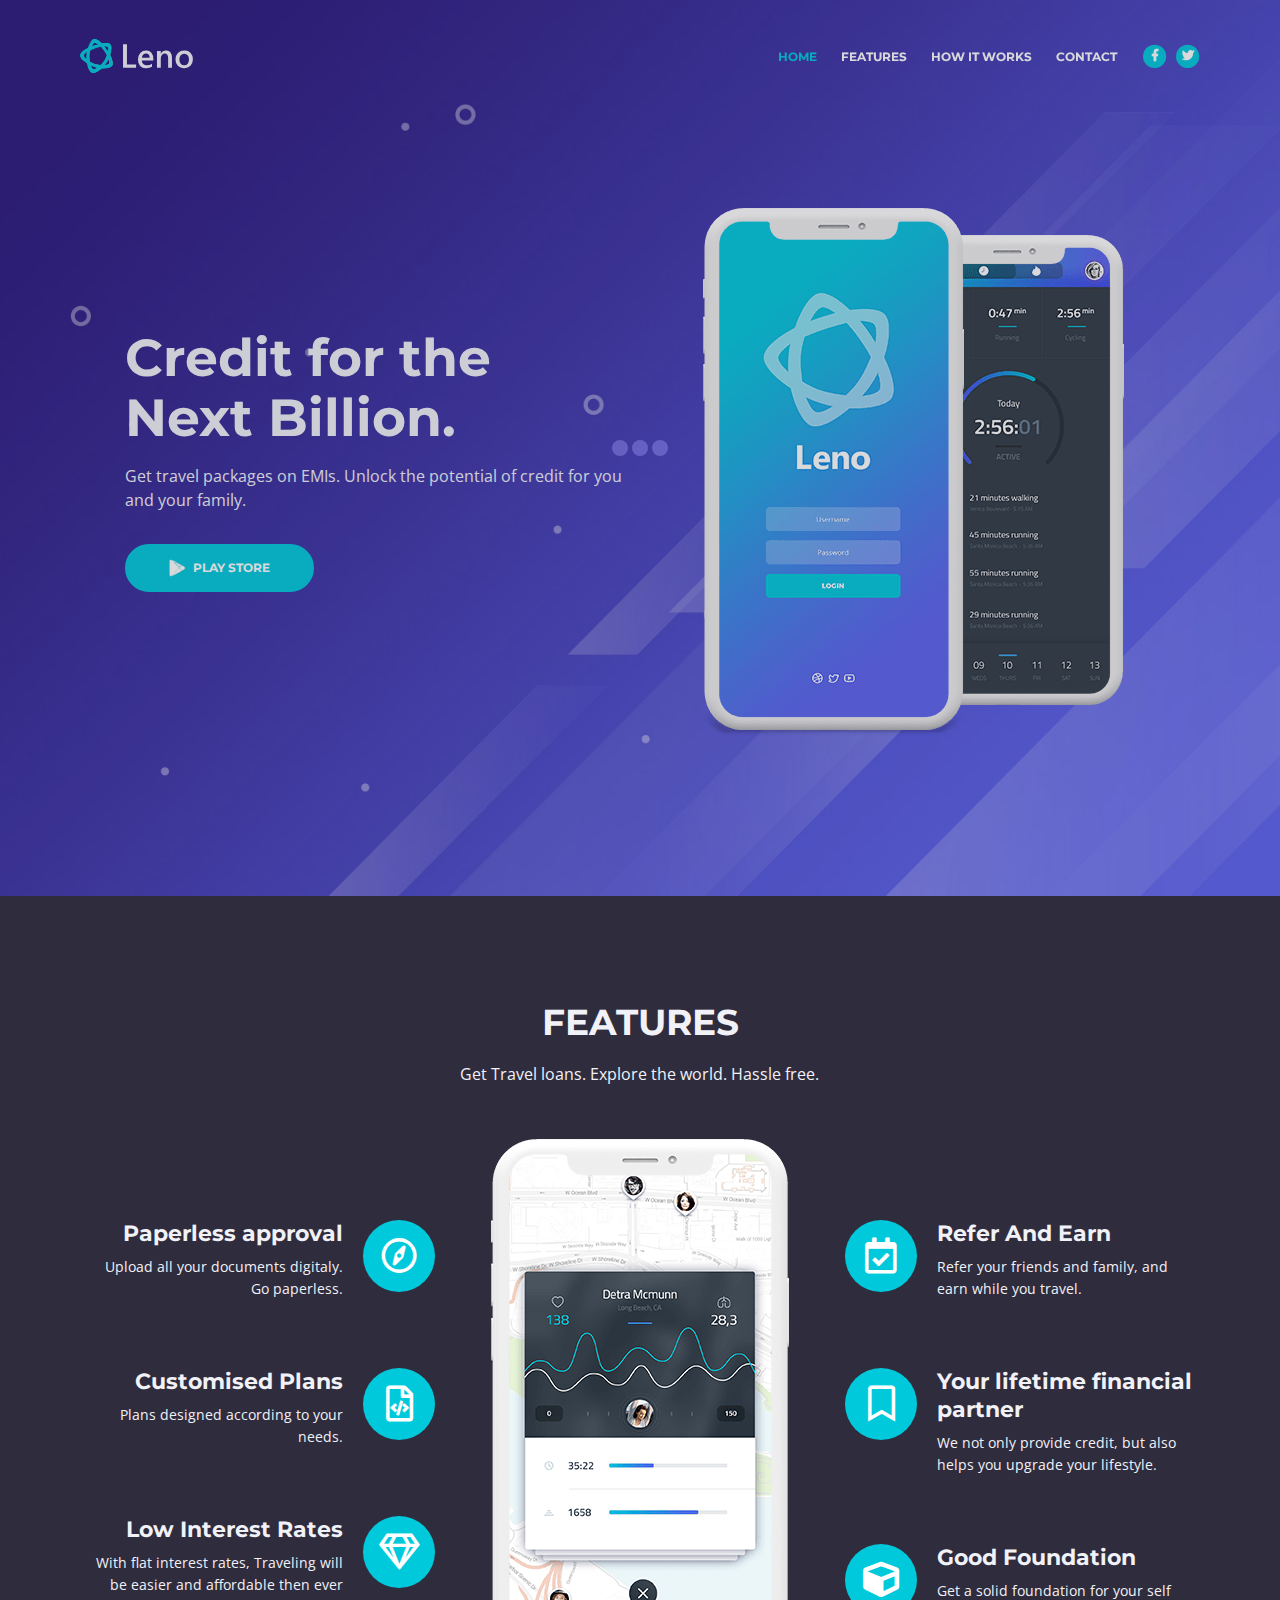
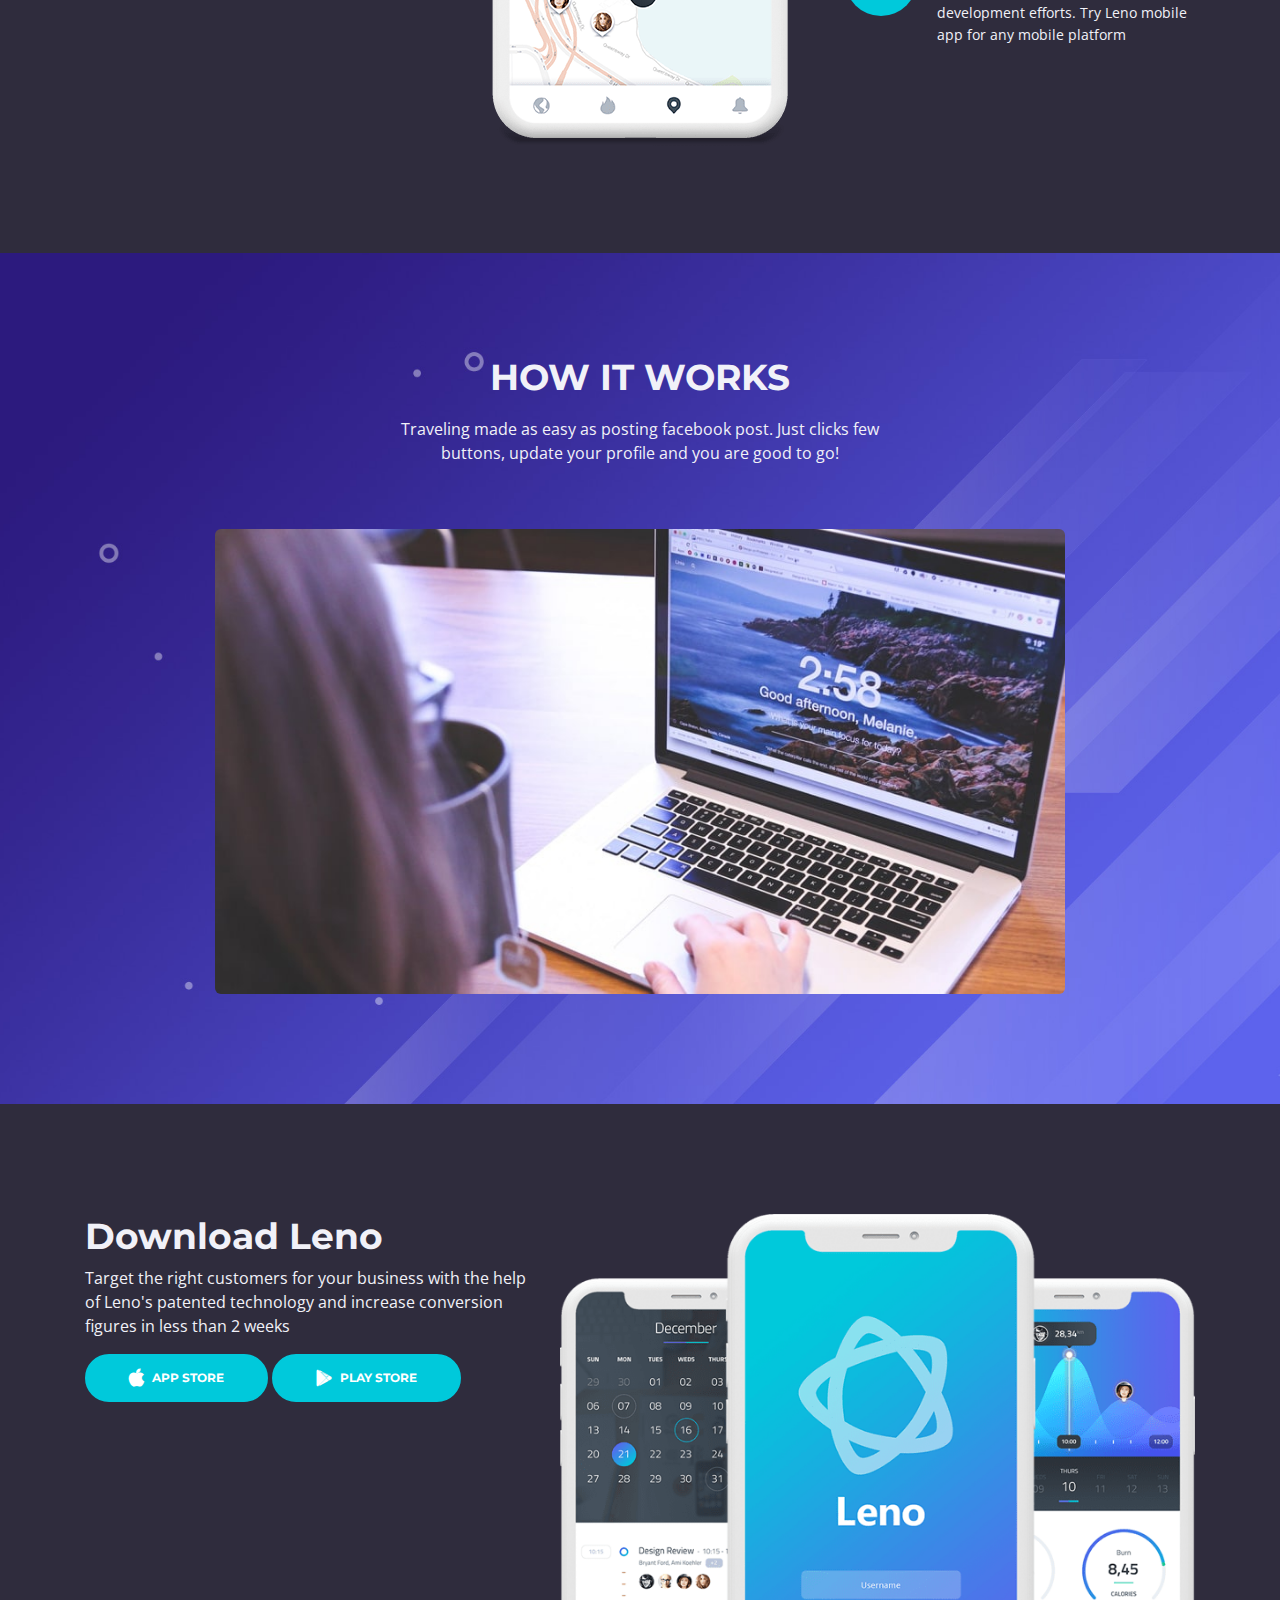
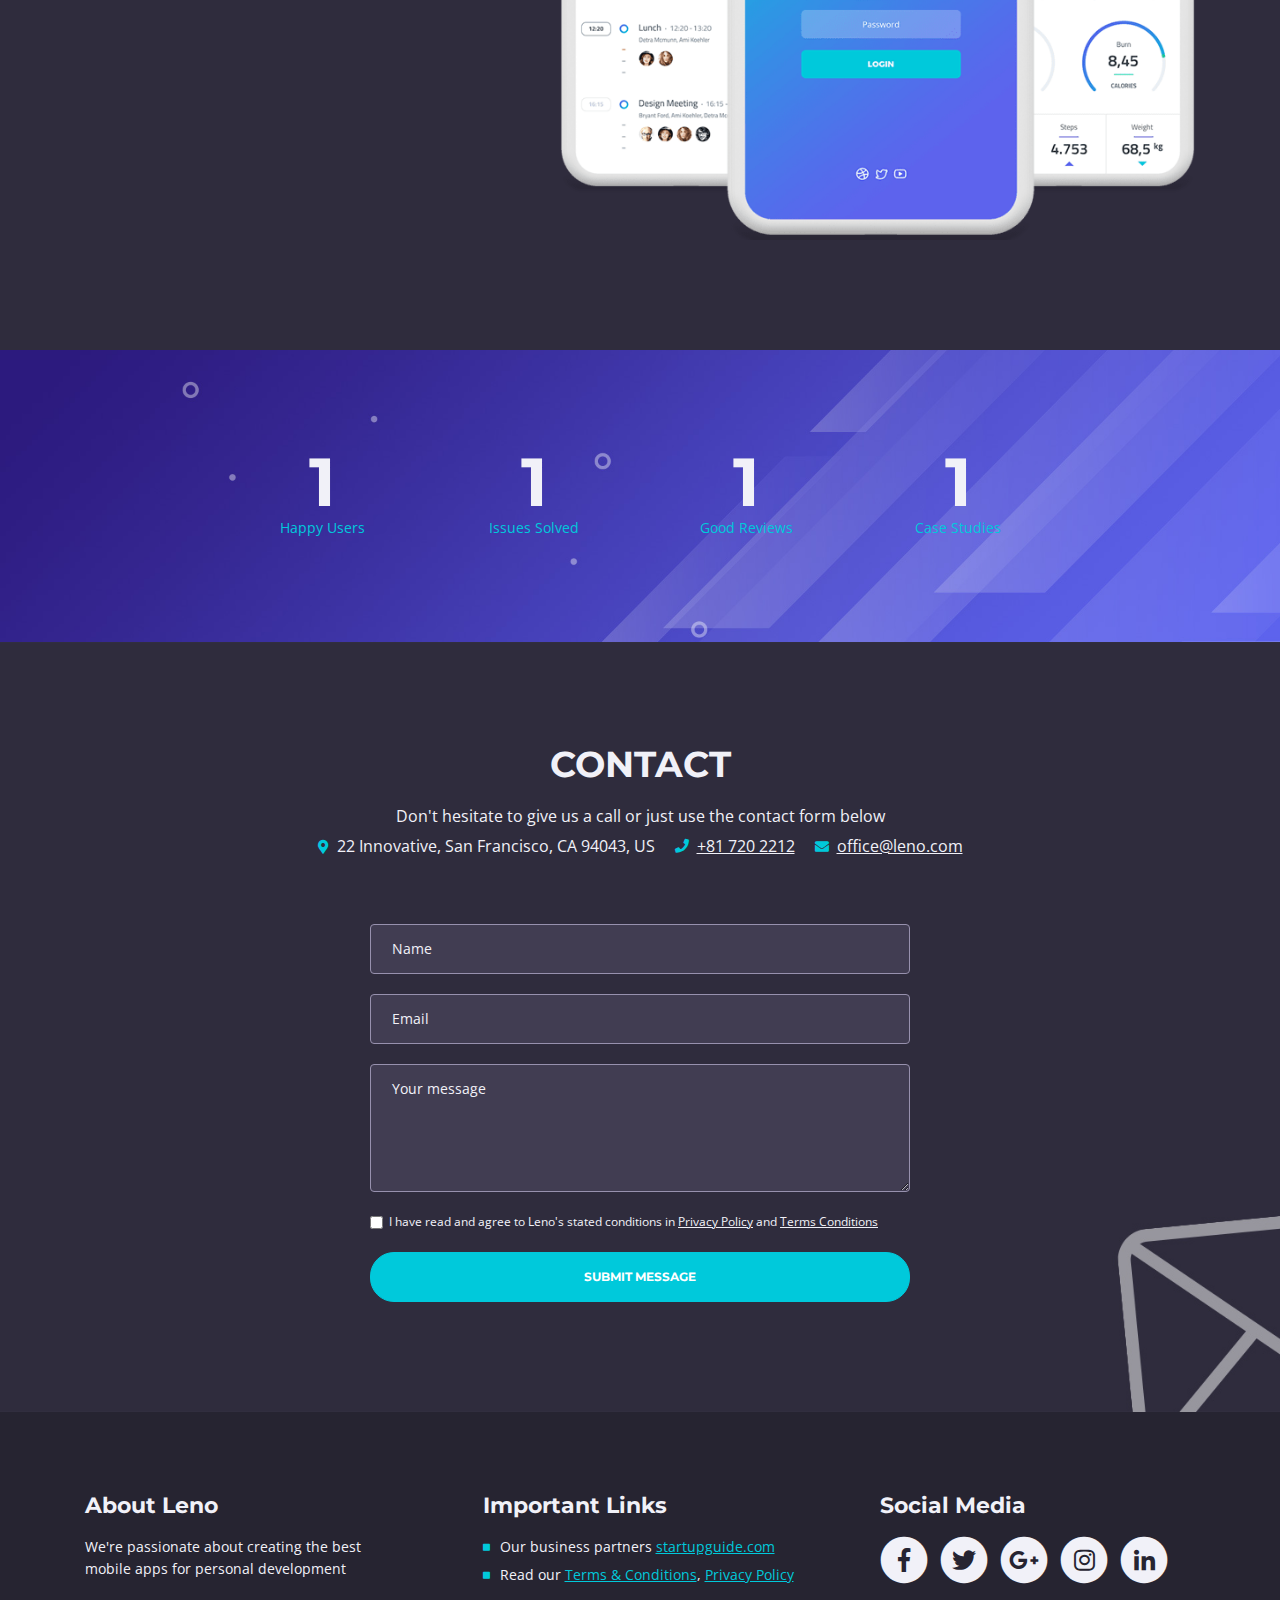
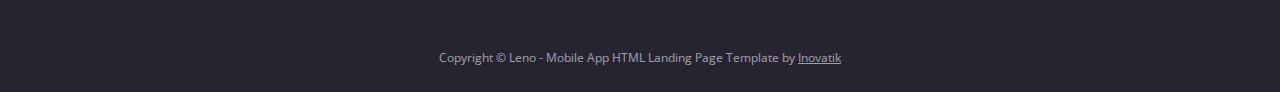
<file: web/index.html>
<!DOCTYPE html>
<html lang="en">
<head>
    <meta charset="utf-8">
    <meta name="viewport" content="width=device-width, initial-scale=1, shrink-to-fit=no">
    
    <!-- SEO Meta Tags -->
    <meta name="description" content="Free mobile app HTML landing page template to help you build a great online presence for your app which will convert visitors into users">
    <meta name="author" content="Inovatik">

    <!-- OG Meta Tags to improve the way the post looks when you share the page on LinkedIn, Facebook, Google+ -->
	<meta property="og:site_name" content="" /> <!-- website name -->
	<meta property="og:site" content="" /> <!-- website link -->
	<meta property="og:title" content=""/> <!-- title shown in the actual shared post -->
	<meta property="og:description" content="" /> <!-- description shown in the actual shared post -->
	<meta property="og:image" content="" /> <!-- image link, make sure it's jpg -->
	<meta property="og:url" content="" /> <!-- where do you want your post to link to -->
	<meta property="og:type" content="article" />

    <!-- Website Title -->
    <title>Leno - Mobile App HTML Landing Page Template</title>
    
    <!-- Styles -->
    <link href="https://fonts.googleapis.com/css?family=Montserrat:400,600,700" rel="stylesheet">
    <link href="https://fonts.googleapis.com/css?family=Open+Sans:400,400i,700,700i" rel="stylesheet">
    <link href="css/bootstrap.css" rel="stylesheet">
    <link href="css/fontawesome-all.css" rel="stylesheet">
    <link href="css/swiper.css" rel="stylesheet">
	<link href="css/magnific-popup.css" rel="stylesheet">
	<link href="css/styles.css" rel="stylesheet">
	
	<!-- Favicon  -->
    <link rel="icon" href="images/favicon.png">
</head>
<body data-spy="scroll" data-target=".fixed-top">
    
    <!-- Preloader -->
	<div class="spinner-wrapper">
        <div class="spinner">
            <div class="bounce1"></div>
            <div class="bounce2"></div>
            <div class="bounce3"></div>
        </div>
    </div>
    <!-- end of preloader -->
    

    <!-- Navigation -->
    <nav class="navbar navbar-expand-md navbar-dark navbar-custom fixed-top">
        <!-- Text Logo - Use this if you don't have a graphic logo -->
        <!-- <a class="navbar-brand logo-text page-scroll" href="index.html">Leno</a> -->

        <!-- Image Logo -->
        <a class="navbar-brand logo-image" href="index.html"><img src="images/logo.svg" alt="alternative"></a> 
        
        <!-- Mobile Menu Toggle Button -->
        <button class="navbar-toggler" type="button" data-toggle="collapse" data-target="#navbarsExampleDefault" aria-controls="navbarsExampleDefault" aria-expanded="false" aria-label="Toggle navigation">
            <span class="navbar-toggler-awesome fas fa-bars"></span>
            <span class="navbar-toggler-awesome fas fa-times"></span>
        </button>
        <!-- end of mobile menu toggle button -->

        <div class="collapse navbar-collapse" id="navbarsExampleDefault">
            <ul class="navbar-nav ml-auto">
                <li class="nav-item">
                    <a class="nav-link page-scroll" href="#header">HOME <span class="sr-only">(current)</span></a>
                </li>
                <li class="nav-item">
                    <a class="nav-link page-scroll" href="#features">FEATURES</a>
                </li>
                <li class="nav-item">
                    <a class="nav-link page-scroll" href="#preview">HOW IT WORKS</a>
                </li>

                <li class="nav-item">
                    <a class="nav-link page-scroll" href="#contact">CONTACT</a>
                </li>
            </ul>
            <span class="nav-item social-icons">
                <span class="fa-stack">
                    <a href="#your-link">
                        <i class="fas fa-circle fa-stack-2x"></i>
                        <i class="fab fa-facebook-f fa-stack-1x"></i>
                    </a>
                </span>
                <span class="fa-stack">
                    <a href="#your-link">
                        <i class="fas fa-circle fa-stack-2x"></i>
                        <i class="fab fa-twitter fa-stack-1x"></i>
                    </a>
                </span>
            </span>
        </div>
    </nav> <!-- end of navbar -->
    <!-- end of navigation -->


    <!-- Header -->
    <header id="header" class="header">
        <div class="header-content">
            <div class="container">
                <div class="row">
                    <div class="col-lg-6">
                        <div class="text-container">
                            <h1>Credit for the Next Billion.</h1>
                            <p class="p-large">Get travel packages on EMIs. Unlock the potential of credit for you and your family.</p>
                            <a class="btn-solid-lg page-scroll" href="#your-link"><i class="fab fa-google-play"></i>PLAY STORE</a>
                        </div>
                    </div> <!-- end of col -->
                    <div class="col-lg-6">
                        <div class="image-container">
                            <img class="img-fluid" src="images/header-iphone.png" alt="alternative">
                        </div> <!-- end of image-container -->
                    </div> <!-- end of col -->
                </div> <!-- end of row -->
            </div> <!-- end of container -->
        </div> <!-- end of header-content -->
    </header> <!-- end of header -->
    <!-- end of header -->


    

    <!-- Features -->
    <div id="features" class="tabs">
        <div class="container">
            <div class="row">
                <div class="col-lg-12">
                    <h2>FEATURES</h2>
                    <div class="p-heading p-large">
                        Get Travel loans. Explore the world. Hassle free.
                    </div>
                </div> <!-- end of col -->
            </div> <!-- end of row -->
            <div class="row">

                <!-- Tabs Content-->
                <div class="tab-content" id="lenoTabsContent">
                    
                    <!-- Tab -->
                    <div class="tab-pane fade show active" id="tab-1" role="tabpanel" aria-labelledby="tab-1">
                        <div class="container">
                            <div class="row">
                                
                                <!-- Icon Cards Pane -->
                                <div class="col-lg-4">
                                    <div class="card left-pane first">
                                        <div class="card-body">
                                            <div class="text-wrapper">
                                                <h4 class="card-title">Paperless approval</h4>
                                                <p>
                                                    Upload all your documents digitaly. Go paperless.
                                                </p>
                                            </div>
                                            <div class="card-icon">
                                                <i class="far fa-compass"></i>
                                            </div>
                                        </div>
                                    </div>
                                    <div class="card left-pane">
                                        <div class="card-body">
                                            <div class="text-wrapper">
                                                <h4 class="card-title">Customised Plans</h4>
                                                <p>
                                                    Plans designed according to your needs.
                                                </p>
                                            </div>
                                            <div class="card-icon">
                                                <i class="far fa-file-code"></i>
                                            </div>
                                        </div>
                                    </div>
                                    <div class="card left-pane">
                                        <div class="card-body">
                                            <div class="text-wrapper">
                                                <h4 class="card-title">Low Interest Rates</h4>
                                                <p>
                                                    With flat interest rates, Traveling will be easier and affordable then ever
                                                </p>
                                            </div>
                                            <div class="card-icon">
                                                <i class="far fa-gem"></i>
                                            </div>
                                        </div>
                                    </div>
                                </div>
                                <!-- end of icon cards pane -->

                                <!-- Image Pane -->
                                <div class="col-lg-4">
                                    <img class="img-fluid" src="images/features-iphone-1.png" alt="alternative">
                                </div>
                                <!-- end of image pane -->
                                
                                <!-- Icon Cards Pane -->
                                <div class="col-lg-4">
                                    <div class="card right-pane first">
                                        <div class="card-body">
                                            <div class="card-icon">
                                                <i class="far fa-calendar-check"></i>
                                            </div>
                                            <div class="text-wrapper">
                                                <h4 class="card-title">Refer And Earn</h4>
                                                <p>
                                                    Refer your friends and family, and earn while you travel.
                                                </p>
                                            </div>
                                        </div>
                                    </div>
                                    <div class="card right-pane">
                                        <div class="card-body">
                                            <div class="card-icon">
                                                <i class="far fa-bookmark"></i>
                                            </div>
                                            <div class="text-wrapper">
                                                <h4 class="card-title">Your lifetime financial partner</h4>
                                                <p>
                                                    We not only provide credit, but also helps you upgrade your lifestyle. 
                                                </p>
                                            </div>
                                        </div>
                                    </div>
                                    <div class="card right-pane">
                                        <div class="card-body">
                                            <div class="card-icon">
                                                <i class="fas fa-cube"></i>
                                            </div>
                                            <div class="text-wrapper">
                                                <h4 class="card-title">Good Foundation</h4>
                                                <p>Get a solid foundation for your self development efforts. Try Leno mobile app for any mobile platform</p>
                                            </div>
                                        </div>
                                    </div>
                                </div>
                                <!-- end of icon cards pane -->

                            </div> <!-- end of row -->
                        </div> <!-- end of container -->
                    </div> <!-- end of tab-pane -->
                    <!-- end of tab -->
                </div> <!-- end of tab-content -->
                <!-- end of tabs content -->

            </div> <!-- end of row --> 
        </div> <!-- end of container --> 
    </div> <!-- end of tabs -->
    <!-- end of features -->


    <!-- Video -->
    <div id="preview" class="basic-1">
        <div class="container">
            <div class="row">
                <div class="col-lg-12">
                    <h2>HOW IT WORKS</h2>
                    <div class="p-heading p-large">
                        Traveling made as easy as posting facebook post. Just clicks few buttons, update your profile and you are good to go!
                    </div>
                </div> <!-- end of col -->
            </div> <!-- end of row -->
            <div class="row">
                <div class="col-lg-12">

                    <!-- Video Preview -->
                    <div class="image-container">
                        <div class="video-wrapper">
                                <img class="img-fluid" src="images/video-frame.jpg" alt="alternative">
                        </div> <!-- end of video-wrapper -->
                    </div> <!-- end of image-container -->
                    <!-- end of video preview -->

                </div> <!-- end of col -->
            </div> <!-- end of row -->
        </div> <!-- end of container -->
    </div> <!-- end of basic-1 -->
    <!-- end of video -->

    <!-- Download -->
    <div class="slider-2">
        <div class="container">
            <div class="row">
                <div class="col-lg-6 col-xl-5">
                    <div class="text-container">
                        <h2>Download <span class="blue">Leno</span></h2>
                        <p class="p-large">Target the right customers for your business with the help of Leno's patented technology and increase conversion figures in less than 2 weeks</p>
                        <a class="btn-solid-lg" href="#your-link"><i class="fab fa-apple"></i>APP STORE</a>
                        <a class="btn-solid-lg" href="#your-link"><i class="fab fa-google-play"></i>PLAY STORE</a>
                    </div> <!-- end of text-container -->
                </div> <!-- end of col -->
                <div class="col-lg-6 col-xl-7">
                    <div class="image-container">
                        <img class="img-fluid" src="images/download.png" alt="alternative">
                    </div> <!-- end of img-container -->
                </div> <!-- end of col -->
            </div> <!-- end of row -->
        </div> <!-- end of container -->
    </div> <!-- end of basic-4 -->
    <!-- end of download -->


    <!-- Statistics -->
    <div class="counter">
        <div class="container">
            <div class="row">
                <div class="col-lg-12">
                    
                    <!-- Counter -->
                    <div id="counter">
                        <div class="cell">
                            <div class="counter-value number-count" data-count="231">1</div>
                            <p class="counter-info">Happy Users</p>
                        </div>
                        <div class="cell">
                            <div class="counter-value number-count" data-count="85">1</div>
                            <p class="counter-info">Issues Solved</p>
                        </div>
                        <div class="cell">
                            <div class="counter-value number-count" data-count="59">1</div>
                            <p class="counter-info">Good Reviews</p>
                        </div>
                        <div class="cell">
                            <div class="counter-value number-count" data-count="127">1</div>
                            <p class="counter-info">Case Studies</p>
                        </div>
                    </div>
                    <!-- end of counter -->
                    
                </div> <!-- end of col -->
            </div> <!-- end of row -->
        </div> <!-- end of container -->
    </div> <!-- end of counter -->
    <!-- end of statistics -->


    <!-- Contact -->
    <div id="contact" class="form">
        <div class="container">
            <div class="row">
                <div class="col-lg-12">
                    <h2>CONTACT</h2>
                    <ul class="list-unstyled li-space-lg">
                        <li class="address">Don't hesitate to give us a call or just use the contact form below</li>
                        <li><i class="fas fa-map-marker-alt"></i>22 Innovative, San Francisco, CA 94043, US</li>
                        <li><i class="fas fa-phone"></i><a class="blue" href="tel:003024630820">+81 720 2212</a></li>
                        <li><i class="fas fa-envelope"></i><a class="blue" href="mailto:office@leno.com">office@leno.com</a></li>
                    </ul>
                </div> <!-- end of col -->
            </div> <!-- end of row -->
            <div class="row">
                <div class="col-lg-6 offset-lg-3">
                    
                    <!-- Contact Form -->
                    <form id="contactForm" data-toggle="validator" data-focus="false">
                        <div class="form-group">
                            <input type="text" class="form-control-input" id="cname" required>
                            <label class="label-control" for="cname">Name</label>
                            <div class="help-block with-errors"></div>
                        </div>
                        <div class="form-group">
                            <input type="email" class="form-control-input" id="cemail" required>
                            <label class="label-control" for="cemail">Email</label>
                            <div class="help-block with-errors"></div>
                        </div>
                        <div class="form-group">
                            <textarea class="form-control-textarea" id="cmessage" required></textarea>
                            <label class="label-control" for="cmessage">Your message</label>
                            <div class="help-block with-errors"></div>
                        </div>
                        <div class="form-group checkbox">
                            <input type="checkbox" id="cterms" value="Agreed-to-Terms" required>I have read and agree to Leno's stated conditions in <a href="privacy-policy.html">Privacy Policy</a> and <a href="terms-conditions.html">Terms Conditions</a> 
                            <div class="help-block with-errors"></div>
                        </div>
                        <div class="form-group">
                            <button type="submit" class="form-control-submit-button">SUBMIT MESSAGE</button>
                        </div>
                        <div class="form-message">
                            <div id="cmsgSubmit" class="h3 text-center hidden"></div>
                        </div>
                    </form>
                    <!-- end of contact form -->

                </div> <!-- end of col -->
            </div> <!-- end of row -->
        </div> <!-- end of container -->
    </div> <!-- end of form -->
    <!-- end of contact -->


    <!-- Footer -->
    <div class="footer">
        <div class="container">
            <div class="row">
                <div class="col-md-4">
                    <div class="footer-col">
                        <h4>About Leno</h4>
                        <p>We're passionate about creating the best mobile apps for personal development</p>
                    </div>
                </div> <!-- end of col -->
                <div class="col-md-4">
                    <div class="footer-col middle">
                        <h4>Important Links</h4>
                        <ul class="list-unstyled li-space-lg">
                            <li class="media">
                                <i class="fas fa-square"></i>
                                <div class="media-body">Our business partners <a class="turquoise" href="#your-link">startupguide.com</a></div>
                            </li>
                            <li class="media">
                                <i class="fas fa-square"></i>
                                <div class="media-body">Read our <a class="turquoise" href="terms-conditions.html">Terms & Conditions</a>, <a class="turquoise" href="privacy-policy.html">Privacy Policy</a></div>
                            </li>
                        </ul>
                    </div>
                </div> <!-- end of col -->
                <div class="col-md-4">
                    <div class="footer-col last">
                        <h4>Social Media</h4>
                        <span class="fa-stack">
                            <a href="#your-link">
                                <i class="fas fa-circle fa-stack-2x"></i>
                                <i class="fab fa-facebook-f fa-stack-1x"></i>
                            </a>
                        </span>
                        <span class="fa-stack">
                            <a href="#your-link">
                                <i class="fas fa-circle fa-stack-2x"></i>
                                <i class="fab fa-twitter fa-stack-1x"></i>
                            </a>
                        </span>
                        <span class="fa-stack">
                            <a href="#your-link">
                                <i class="fas fa-circle fa-stack-2x"></i>
                                <i class="fab fa-google-plus-g fa-stack-1x"></i>
                            </a>
                        </span>
                        <span class="fa-stack">
                            <a href="#your-link">
                                <i class="fas fa-circle fa-stack-2x"></i>
                                <i class="fab fa-instagram fa-stack-1x"></i>
                            </a>
                        </span>
                        <span class="fa-stack">
                            <a href="#your-link">
                                <i class="fas fa-circle fa-stack-2x"></i>
                                <i class="fab fa-linkedin-in fa-stack-1x"></i>
                            </a>
                        </span>
                    </div> 
                </div> <!-- end of col -->
            </div> <!-- end of row -->
        </div> <!-- end of container -->
    </div> <!-- end of footer -->  
    <!-- end of footer -->


    <!-- Copyright -->
    <div class="copyright">
        <div class="container">
            <div class="row">
                <div class="col-lg-12">
                    <p class="p-small">Copyright © Leno - Mobile App HTML Landing Page Template by <a href="https://inovatik.com">Inovatik</a></p>
                </div> <!-- end of col -->
            </div> <!-- enf of row -->
        </div> <!-- end of container -->
    </div> <!-- end of copyright --> 
    <!-- end of copyright -->
    
    	
    <!-- Scripts -->
    <script src="js/jquery.min.js"></script> <!-- jQuery for Bootstrap's JavaScript plugins -->
    <script src="js/popper.min.js"></script> <!-- Popper tooltip library for Bootstrap -->
    <script src="js/bootstrap.min.js"></script> <!-- Bootstrap framework -->
    <script src="js/jquery.easing.min.js"></script> <!-- jQuery Easing for smooth scrolling between anchors -->
    <script src="js/swiper.min.js"></script> <!-- Swiper for image and text sliders -->
    <script src="js/jquery.magnific-popup.js"></script> <!-- Magnific Popup for lightboxes -->
    <script src="js/morphext.min.js"></script> <!-- Morphtext rotating text in the header -->
    <script src="js/validator.min.js"></script> <!-- Validator.js - Bootstrap plugin that validates forms -->
    <script src="js/scripts.js"></script> <!-- Custom scripts -->
</body>
</html>
</file>
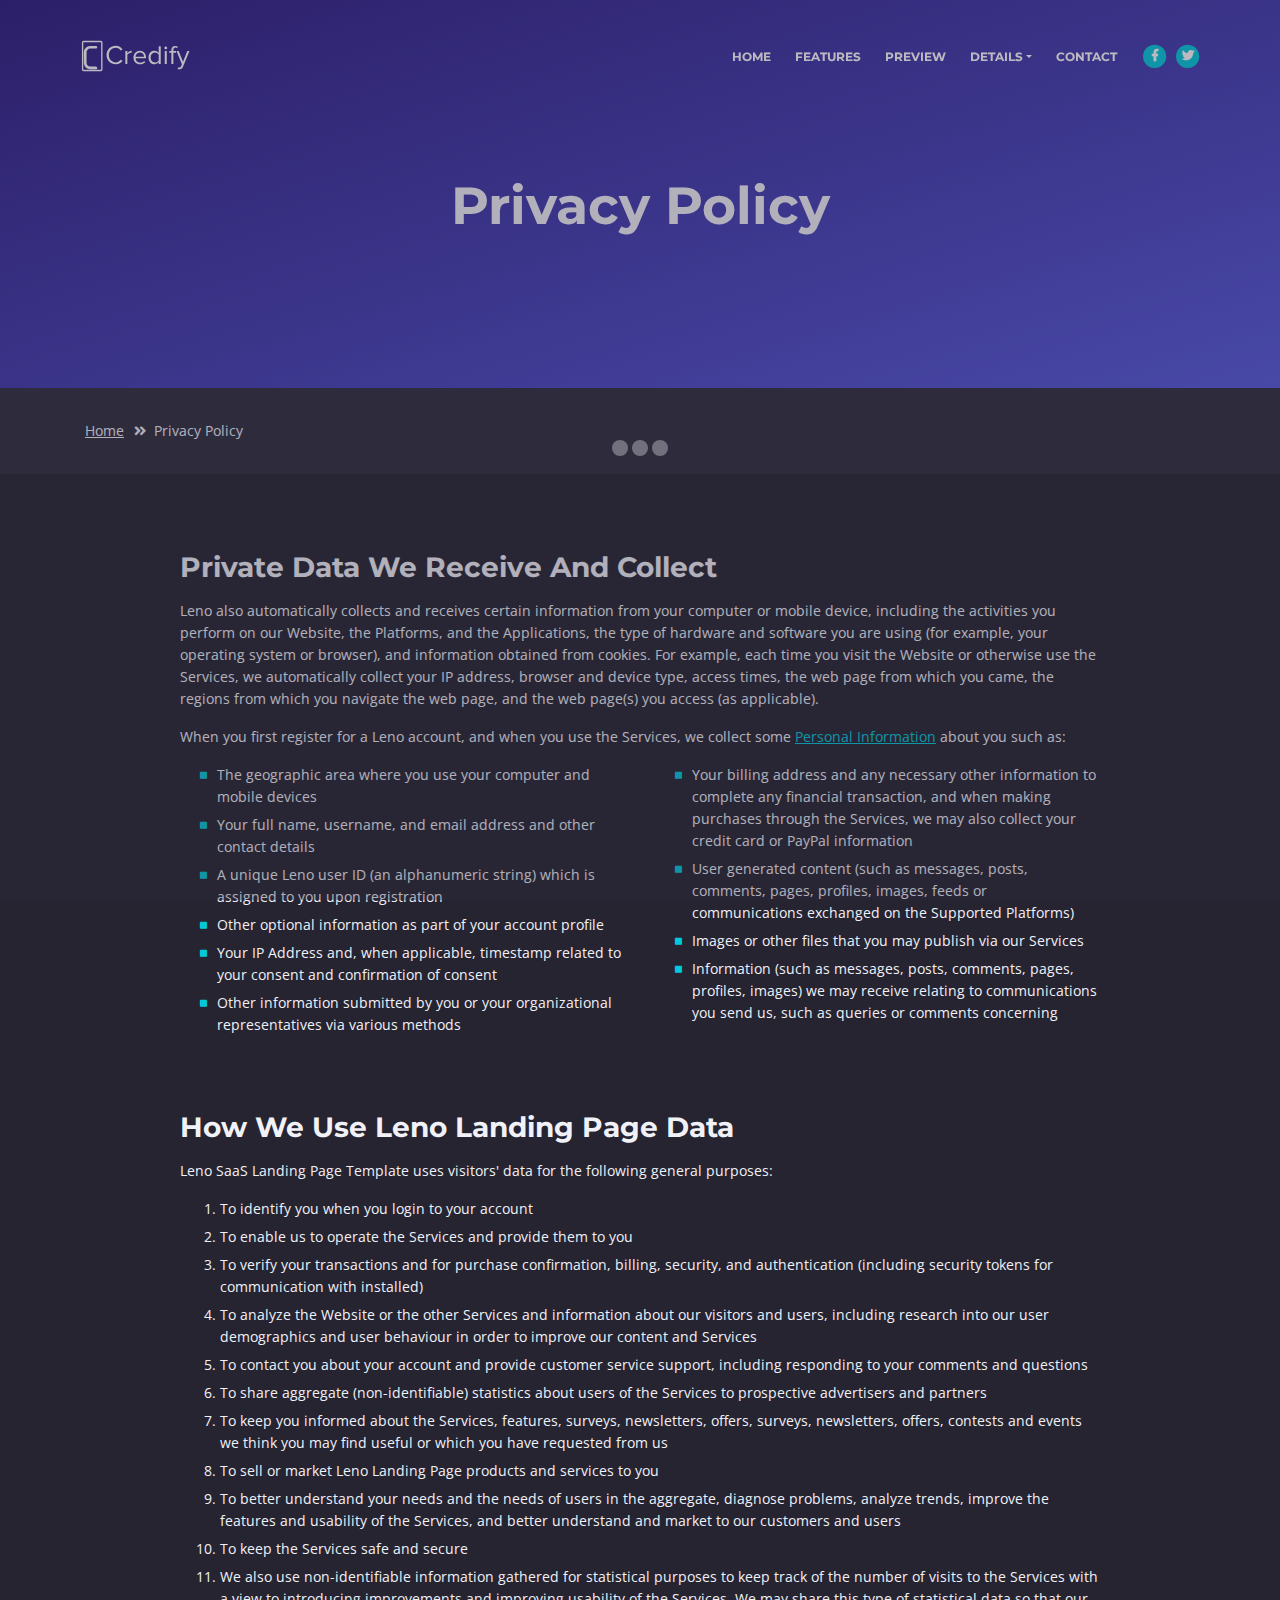
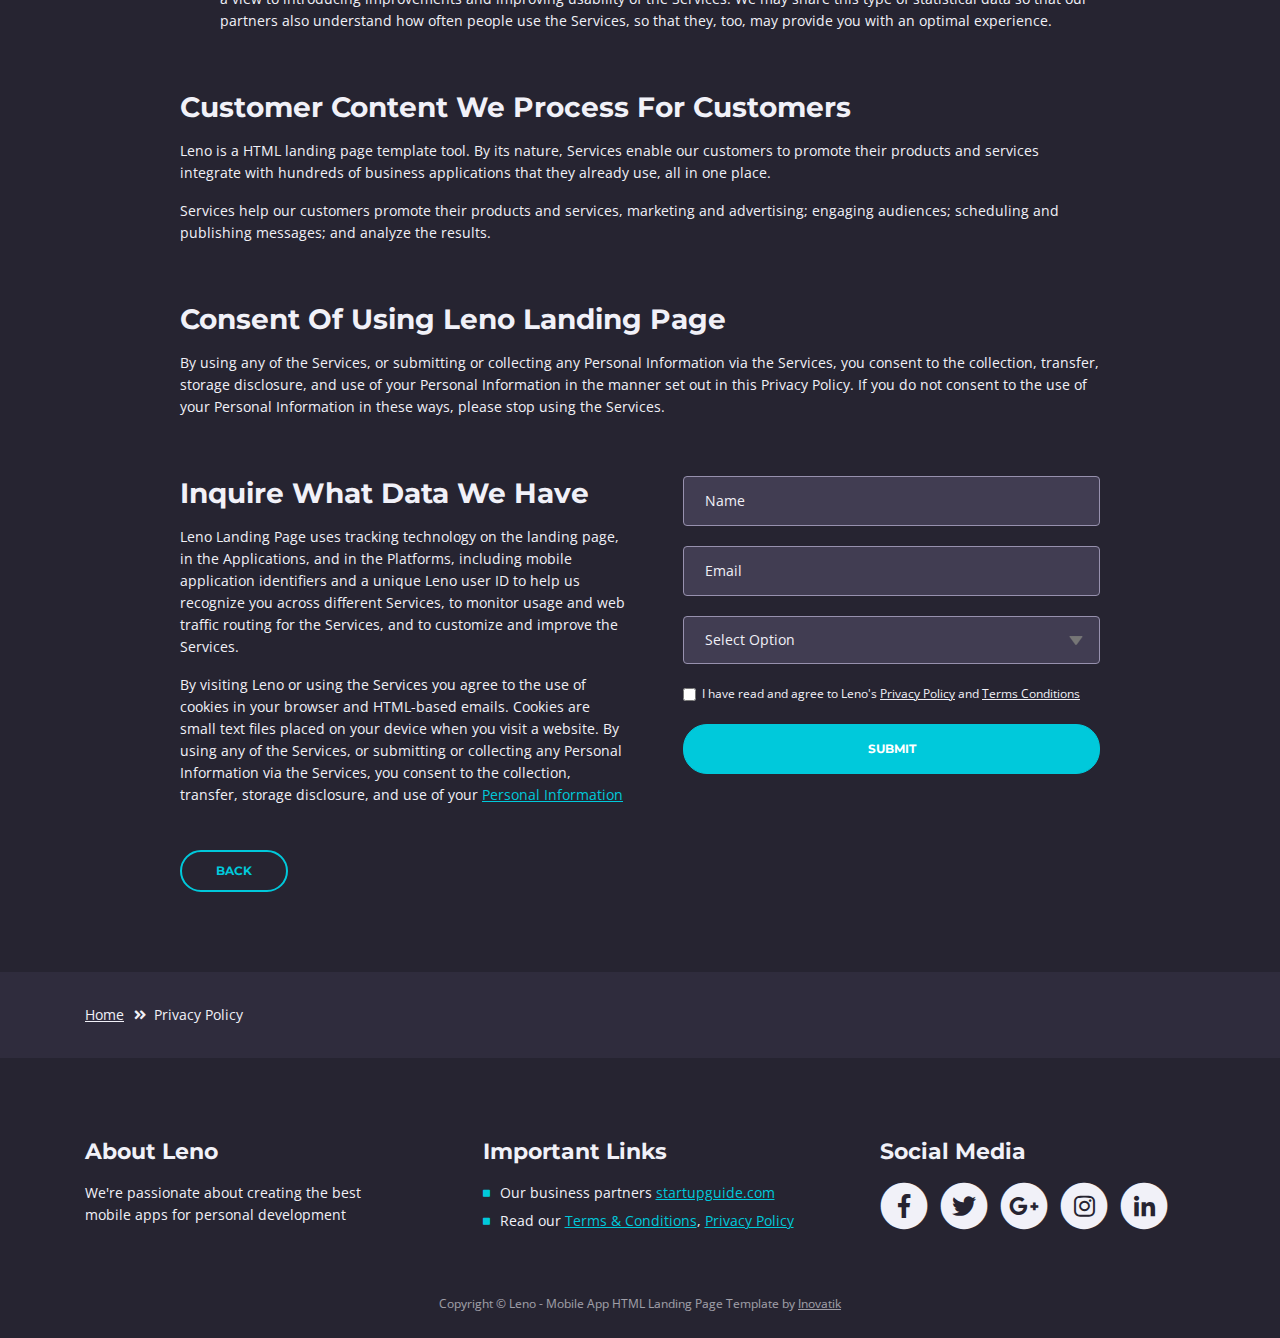
<file: privacy-policy.html>
<!DOCTYPE html>
<html lang="en">
<head>
    <meta charset="utf-8">
    <meta name="viewport" content="width=device-width, initial-scale=1, shrink-to-fit=no">
    
    <!-- SEO Meta Tags -->
    <meta name="description" content="Free mobile app HTML landing page template to help you build a great online presence for your app which will convert visitors into users">
    <meta name="author" content="Inovatik">

    <!-- OG Meta Tags to improve the way the post looks when you share the page on LinkedIn, Facebook, Google+ -->
	<meta property="og:site_name" content="" /> <!-- website name -->
	<meta property="og:site" content="" /> <!-- website link -->
	<meta property="og:title" content=""/> <!-- title shown in the actual shared post -->
	<meta property="og:description" content="" /> <!-- description shown in the actual shared post -->
	<meta property="og:image" content="" /> <!-- image link, make sure it's jpg -->
	<meta property="og:url" content="" /> <!-- where do you want your post to link to -->
	<meta property="og:type" content="article" />

    <!-- Website Title -->
    <title>Privacy Policy - Leno - Mobile App HTML Landing Page Template</title>
    
    <!-- Styles -->
    <link href="https://fonts.googleapis.com/css?family=Open+Sans:300,300i,400,400i,600,600i,700,700i" rel="stylesheet">
    <link href="https://fonts.googleapis.com/css?family=Montserrat:600,700" rel="stylesheet">
    <link href="css/bootstrap.css" rel="stylesheet">
    <link href="css/fontawesome-all.css" rel="stylesheet">
    <link href="css/swiper.css" rel="stylesheet">
	<link href="css/magnific-popup.css" rel="stylesheet">
    <link href="css/styles.css" rel="stylesheet">
	
	<!-- Favicon  -->
    <link rel="icon" href="images/favicon.png">
</head>
<body data-spy="scroll" data-target=".fixed-top">
    
    <!-- Preloader -->
	<div class="spinner-wrapper">
        <div class="spinner">
            <div class="bounce1"></div>
            <div class="bounce2"></div>
            <div class="bounce3"></div>
        </div>
    </div>
    <!-- end of preloader -->
    

    <!-- Navigation -->
    <nav class="navbar navbar-expand-md navbar-dark navbar-custom fixed-top">
        <!-- Text Logo - Use this if you don't have a graphic logo -->
        <!-- <a class="navbar-brand logo-text page-scroll" href="index.html">Leno</a> -->

        <!-- Image Logo -->
        <a class="navbar-brand logo-image" href="index.html"><img src="images/logo.svg" alt="alternative"></a> 
        
        <!-- Mobile Menu Toggle Button -->
        <button class="navbar-toggler" type="button" data-toggle="collapse" data-target="#navbarsExampleDefault" aria-controls="navbarsExampleDefault" aria-expanded="false" aria-label="Toggle navigation">
            <span class="navbar-toggler-awesome fas fa-bars"></span>
            <span class="navbar-toggler-awesome fas fa-times"></span>
        </button>
        <!-- end of mobile menu toggle button -->

        <div class="collapse navbar-collapse" id="navbarsExampleDefault">
            <ul class="navbar-nav ml-auto">
                <li class="nav-item">
                    <a class="nav-link page-scroll" href="index.html#header">HOME <span class="sr-only">(current)</span></a>
                </li>
                <li class="nav-item">
                    <a class="nav-link page-scroll" href="index.html#features">FEATURES</a>
                </li>
                <li class="nav-item">
                    <a class="nav-link page-scroll" href="index.html#preview">PREVIEW</a>
                </li>

                <!-- Dropdown Menu -->          
                <li class="nav-item dropdown">
                    <a class="nav-link dropdown-toggle page-scroll" href="index.html#details" id="navbarDropdown" role="button" aria-haspopup="true" aria-expanded="false">DETAILS</a>
                    <div class="dropdown-menu" aria-labelledby="navbarDropdown">
                        <a class="dropdown-item" href="terms-conditions.html"><span class="item-text">TERMS CONDITIONS</span></a>
                        <div class="dropdown-items-divide-hr"></div>
                        <a class="dropdown-item" href="privacy-policy.html"><span class="item-text">PRIVACY POLICY</span></a>
                    </div>
                </li>
                <!-- end of dropdown menu -->

                <li class="nav-item">
                    <a class="nav-link page-scroll" href="index.html#contact">CONTACT</a>
                </li>
            </ul>
            <span class="nav-item social-icons">
                <span class="fa-stack">
                    <a href="#your-link">
                        <i class="fas fa-circle fa-stack-2x"></i>
                        <i class="fab fa-facebook-f fa-stack-1x"></i>
                    </a>
                </span>
                <span class="fa-stack">
                    <a href="#your-link">
                        <i class="fas fa-circle fa-stack-2x"></i>
                        <i class="fab fa-twitter fa-stack-1x"></i>
                    </a>
                </span>
            </span>
        </div>
    </nav> <!-- end of navbar -->
    <!-- end of navigation -->


    <!-- Header -->
    <header id="header" class="ex-header">
        <div class="container">
            <div class="row">
                <div class="col-md-12">
                    <h1>Privacy Policy</h1>
                </div> <!-- end of col -->
            </div> <!-- end of row -->
        </div> <!-- end of container -->
    </header> <!-- end of ex-header -->
    <!-- end of header -->


    <!-- Breadcrumbs -->
    <div class="ex-basic-1">
        <div class="container">
            <div class="row">
                <div class="col-lg-12">
                    <div class="breadcrumbs">
                        <a href="index.html">Home</a><i class="fa fa-angle-double-right"></i><span>Privacy Policy</span>
                    </div> <!-- end of breadcrumbs -->
                </div> <!-- end of col -->
            </div> <!-- end of row -->
        </div> <!-- end of container -->
    </div> <!-- end of ex-basic-1 -->
    <!-- end of breadcrumbs -->


    <!-- Privacy Content -->
    <div class="ex-basic-2">
        <div class="container">
            <div class="row">
                <div class="col-lg-10 offset-lg-1">
                    <div class="text-container">
                        <h3>Private Data We Receive And Collect</h3>
                        <p>Leno also automatically collects and receives certain information from your computer or mobile device, including the activities you perform on our Website, the Platforms, and the Applications, the type of hardware and software you are using (for example, your operating system or browser), and information obtained from cookies. For example, each time you visit the Website or otherwise use the Services, we automatically collect your IP address, browser and device type, access times, the web page from which you came, the regions from which you navigate the web page, and the web page(s) you access (as applicable).</p>
                        <p>When you first register for a Leno account, and when you use the Services, we collect some <a class="turquoise" href="#your-link">Personal Information</a> about you such as:</p>
                        <div class="row">
                            <div class="col-md-6">
                                <ul class="list-unstyled li-space-lg indent">
                                    <li class="media">
                                        <i class="fas fa-square"></i>
                                        <div class="media-body">The geographic area where you use your computer and mobile devices</div>
                                    </li>
                                    <li class="media">
                                        <i class="fas fa-square"></i>
                                        <div class="media-body">Your full name, username, and email address and other contact details</div>
                                    </li>
                                    <li class="media">
                                        <i class="fas fa-square"></i>
                                        <div class="media-body">A unique Leno user ID (an alphanumeric string) which is assigned to you upon registration</div>
                                    </li>
                                    <li class="media">
                                        <i class="fas fa-square"></i>
                                        <div class="media-body">Other optional information as part of your account profile</div>
                                    </li>
                                    <li class="media">
                                        <i class="fas fa-square"></i>
                                        <div class="media-body">Your IP Address and, when applicable, timestamp related to your consent and confirmation of consent</div>
                                    </li>
                                    <li class="media">
                                        <i class="fas fa-square"></i>
                                        <div class="media-body">Other information submitted by you or your organizational representatives via various methods</div>
                                    </li>
                                </ul>
                            </div> <!-- end of col -->

                            <div class="col-md-6">
                                <ul class="list-unstyled li-space-lg indent">
                                    <li class="media">
                                        <i class="fas fa-square"></i>
                                        <div class="media-body">Your billing address and any necessary other information to complete any financial transaction, and when making purchases through the Services, we may also collect your credit card or PayPal information</div>
                                    </li>
                                    <li class="media">
                                        <i class="fas fa-square"></i>
                                        <div class="media-body">User generated content (such as messages, posts, comments, pages, profiles, images, feeds or communications exchanged on the Supported Platforms)</div>
                                    </li>
                                    <li class="media">
                                        <i class="fas fa-square"></i>
                                        <div class="media-body">Images or other files that you may publish via our Services</div>
                                    </li>
                                    <li class="media">
                                        <i class="fas fa-square"></i>
                                        <div class="media-body">Information (such as messages, posts, comments, pages, profiles, images) we may receive relating to communications you send us, such as queries or comments concerning</div>
                                    </li>
                                </ul>
                            </div> <!-- end of col -->
                        </div> <!-- end of row -->
                    </div> <!-- end of text-container-->
                    
                    <div class="text-container">
                        <h3>How We Use Leno Landing Page Data</h3>
                        <p>Leno SaaS Landing Page Template uses visitors' data for the following general purposes:</p>
                        <ol class="li-space-lg">
                            <li>To identify you when you login to your account</li>
                            <li>To enable us to operate the Services and provide them to you</li>
                            <li>To verify your transactions and for purchase confirmation, billing, security, and authentication (including security tokens for communication with installed)</li>
                            <li>To analyze the Website or the other Services and information about our visitors and users, including research into our user demographics and user behaviour in order to improve our content and Services</li>
                            <li>To contact you about your account and provide customer service support, including responding to your comments and questions</li>
                            <li>To share aggregate (non-identifiable) statistics about users of the Services to prospective advertisers and partners</li>
                            <li>To keep you informed about the Services, features, surveys, newsletters, offers, surveys, newsletters, offers, contests and events we think you may find useful or which you have requested from us</li>
                            <li>To sell or market Leno Landing Page products and services to you</li>
                            <li>To better understand your needs and the needs of users in the aggregate, diagnose problems, analyze trends, improve the features and usability of the Services, and better understand and market to our customers and users</li>
                            <li>To keep the Services safe and secure</li>
                            <li>We also use non-identifiable information gathered for statistical purposes to keep track of the number of visits to the Services with a view to introducing improvements and improving usability of the Services. We may share this type of statistical data so that our partners also understand how often people use the Services, so that they, too, may provide you with an optimal experience.</li>
                        </ol>
                    </div> <!-- end of text-container -->

                    <div class="text-container">
                        <h3>Customer Content We Process For Customers</h3>
                        <p>Leno is a HTML landing page template tool. By its nature, Services enable our customers to promote their products and services integrate with hundreds of business applications that they already use, all in one place.</p>
                        <p>Services help our customers promote their products and services, marketing and advertising; engaging audiences; scheduling and publishing messages; and analyze the results.</p>
                    </div> <!-- end of text container -->

                    <div class="text-container">
                        <h3>Consent Of Using Leno Landing Page</h3>
					    <p class="mb-5">By using any of the Services, or submitting or collecting any Personal Information via the Services, you consent to the collection, transfer, storage disclosure, and use of your Personal Information in the manner set out in this Privacy Policy. If you do not consent to the use of your Personal Information in these ways, please stop using the Services.</p>
                    </div> <!-- end of text-container -->
                                       
                    <div class="row">
                        <div class="col-md-6">
                            <div class="text-container last">
                                <h3>Inquire What Data We Have</h3>
                                <p>Leno Landing Page uses tracking technology on the landing page, in the Applications, and in the Platforms, including mobile application identifiers and a unique Leno user ID to help us recognize you across different Services, to monitor usage and web traffic routing for the Services, and to customize and improve the Services.</p>
                                <p> By visiting Leno or using the Services you agree to the use of cookies in your browser and HTML-based emails. Cookies are small text files placed on your device when you visit a website. By using any of the Services, or submitting or collecting any Personal Information via the Services, you consent to the collection, transfer, storage disclosure, and use of your <a class="turquoise" href="#your-link">Personal Information</a></p>
                            </div> <!-- end of text container -->
                        </div> <!-- end of col-->
                        <div class="col-md-6">

                            <!-- Privacy Form -->
                            <div class="form-container">
                                <form id="privacyForm" data-toggle="validator" data-focus="false">
                                    <div class="form-group">
                                        <input type="text" class="form-control-input" id="pname" required>
                                        <label class="label-control" for="pname">Name</label>
                                        <div class="help-block with-errors"></div>
                                    </div>
                                    <div class="form-group">
                                        <input type="email" class="form-control-input" id="pemail" required>
                                        <label class="label-control" for="pemail">Email</label>
                                        <div class="help-block with-errors"></div>
                                    </div>
                                    <div class="form-group">
                                        <select class="form-control-select" id="pselect" required>
                                            <option class="select-option" value="" disabled selected>Select Option</option>
                                            <option class="select-option" value="Delete data">Delete my data</option>
                                            <option class="select-option" value="Show me data">Show me my data</option>
                                        </select>
                                        <div class="help-block with-errors"></div>
                                    </div>
                                    <div class="form-group checkbox">
                                        <input type="checkbox" id="pterms" value="Agreed-to-Terms" required>I have read and agree to Leno's <a href="privacy-policy.html">Privacy Policy</a> and <a href="terms-conditions.html">Terms Conditions</a>
                                        <div class="help-block with-errors"></div>
                                    </div>
                                    <div class="form-group">
                                        <button type="submit" class="form-control-submit-button">SUBMIT</button>
                                    </div>
                                    <div class="form-message">
                                        <div id="pmsgSubmit" class="h3 text-center hidden"></div>
                                    </div>
                                </form>
                            </div> <!-- end of form container -->
                            <!-- end of privacy form -->

                        </div> <!-- end of col--> 
                    </div> <!-- end of row -->
                    <a class="btn-outline-reg back" href="index.html">BACK</a>
                </div> <!-- end of col-->
            </div> <!-- end of row -->
        </div> <!-- end of container -->
    </div> <!-- end of ex-basic-2 -->
    <!-- end of privacy content -->


    <!-- Breadcrumbs -->
    <div class="ex-basic-1">
        <div class="container">
            <div class="row">
                <div class="col-lg-12">
                    <div class="breadcrumbs">
                        <a href="index.html">Home</a><i class="fa fa-angle-double-right"></i><span>Privacy Policy</span>
                    </div> <!-- end of breadcrumbs -->
                </div> <!-- end of col -->
            </div> <!-- end of row -->
        </div> <!-- end of container -->
    </div> <!-- end of ex-basic-1 -->
    <!-- end of breadcrumbs -->

    
    <!-- Footer -->
    <div class="footer">
        <div class="container">
            <div class="row">
                <div class="col-md-4">
                    <div class="footer-col">
                        <h4>About Leno</h4>
                        <p>We're passionate about creating the best mobile apps for personal development</p>
                    </div>
                </div> <!-- end of col -->
                <div class="col-md-4">
                    <div class="footer-col middle">
                        <h4>Important Links</h4>
                        <ul class="list-unstyled li-space-lg">
                            <li class="media">
                                <i class="fas fa-square"></i>
                                <div class="media-body">Our business partners <a class="turquoise" href="#your-link">startupguide.com</a></div>
                            </li>
                            <li class="media">
                                <i class="fas fa-square"></i>
                                <div class="media-body">Read our <a class="turquoise" href="terms-conditions.html">Terms & Conditions</a>, <a class="turquoise" href="privacy-policy.html">Privacy Policy</a></div>
                            </li>
                        </ul>
                    </div>
                </div> <!-- end of col -->
                <div class="col-md-4">
                    <div class="footer-col last">
                        <h4>Social Media</h4>
                        <span class="fa-stack">
                            <a href="#your-link">
                                <i class="fas fa-circle fa-stack-2x"></i>
                                <i class="fab fa-facebook-f fa-stack-1x"></i>
                            </a>
                        </span>
                        <span class="fa-stack">
                            <a href="#your-link">
                                <i class="fas fa-circle fa-stack-2x"></i>
                                <i class="fab fa-twitter fa-stack-1x"></i>
                            </a>
                        </span>
                        <span class="fa-stack">
                            <a href="#your-link">
                                <i class="fas fa-circle fa-stack-2x"></i>
                                <i class="fab fa-google-plus-g fa-stack-1x"></i>
                            </a>
                        </span>
                        <span class="fa-stack">
                            <a href="#your-link">
                                <i class="fas fa-circle fa-stack-2x"></i>
                                <i class="fab fa-instagram fa-stack-1x"></i>
                            </a>
                        </span>
                        <span class="fa-stack">
                            <a href="#your-link">
                                <i class="fas fa-circle fa-stack-2x"></i>
                                <i class="fab fa-linkedin-in fa-stack-1x"></i>
                            </a>
                        </span>
                    </div> 
                </div> <!-- end of col -->
            </div> <!-- end of row -->
        </div> <!-- end of container -->
    </div> <!-- end of footer -->  
    <!-- end of footer -->


    <!-- Copyright -->
    <div class="copyright">
        <div class="container">
            <div class="row">
                <div class="col-lg-12">
                    <p class="p-small">Copyright © Leno - Mobile App HTML Landing Page Template by <a href="https://inovatik.com">Inovatik</a></p>
                </div> <!-- end of col -->
            </div> <!-- enf of row -->
        </div> <!-- end of container -->
    </div> <!-- end of copyright --> 
    <!-- end of copyright -->

	
    <!-- Scripts -->
    <script src="js/jquery.min.js"></script> <!-- jQuery for Bootstrap's JavaScript plugins -->
    <script src="js/popper.min.js"></script> <!-- Popper tooltip library for Bootstrap -->
    <script src="js/bootstrap.min.js"></script> <!-- Bootstrap framework -->
    <script src="js/jquery.easing.min.js"></script> <!-- jQuery Easing for smooth scrolling between anchors -->
    <script src="js/swiper.min.js"></script> <!-- Swiper for image and text sliders -->
    <script src="js/jquery.magnific-popup.js"></script> <!-- Magnific Popup for lightboxes -->
    <script src="js/morphext.min.js"></script> <!-- Morphtext rotating text in the header -->
    <script src="js/validator.min.js"></script> <!-- Validator.js - Bootstrap plugin that validates forms -->
    <script src="js/scripts.js"></script> <!-- Custom scripts -->
    
</body>
</html>
</file>
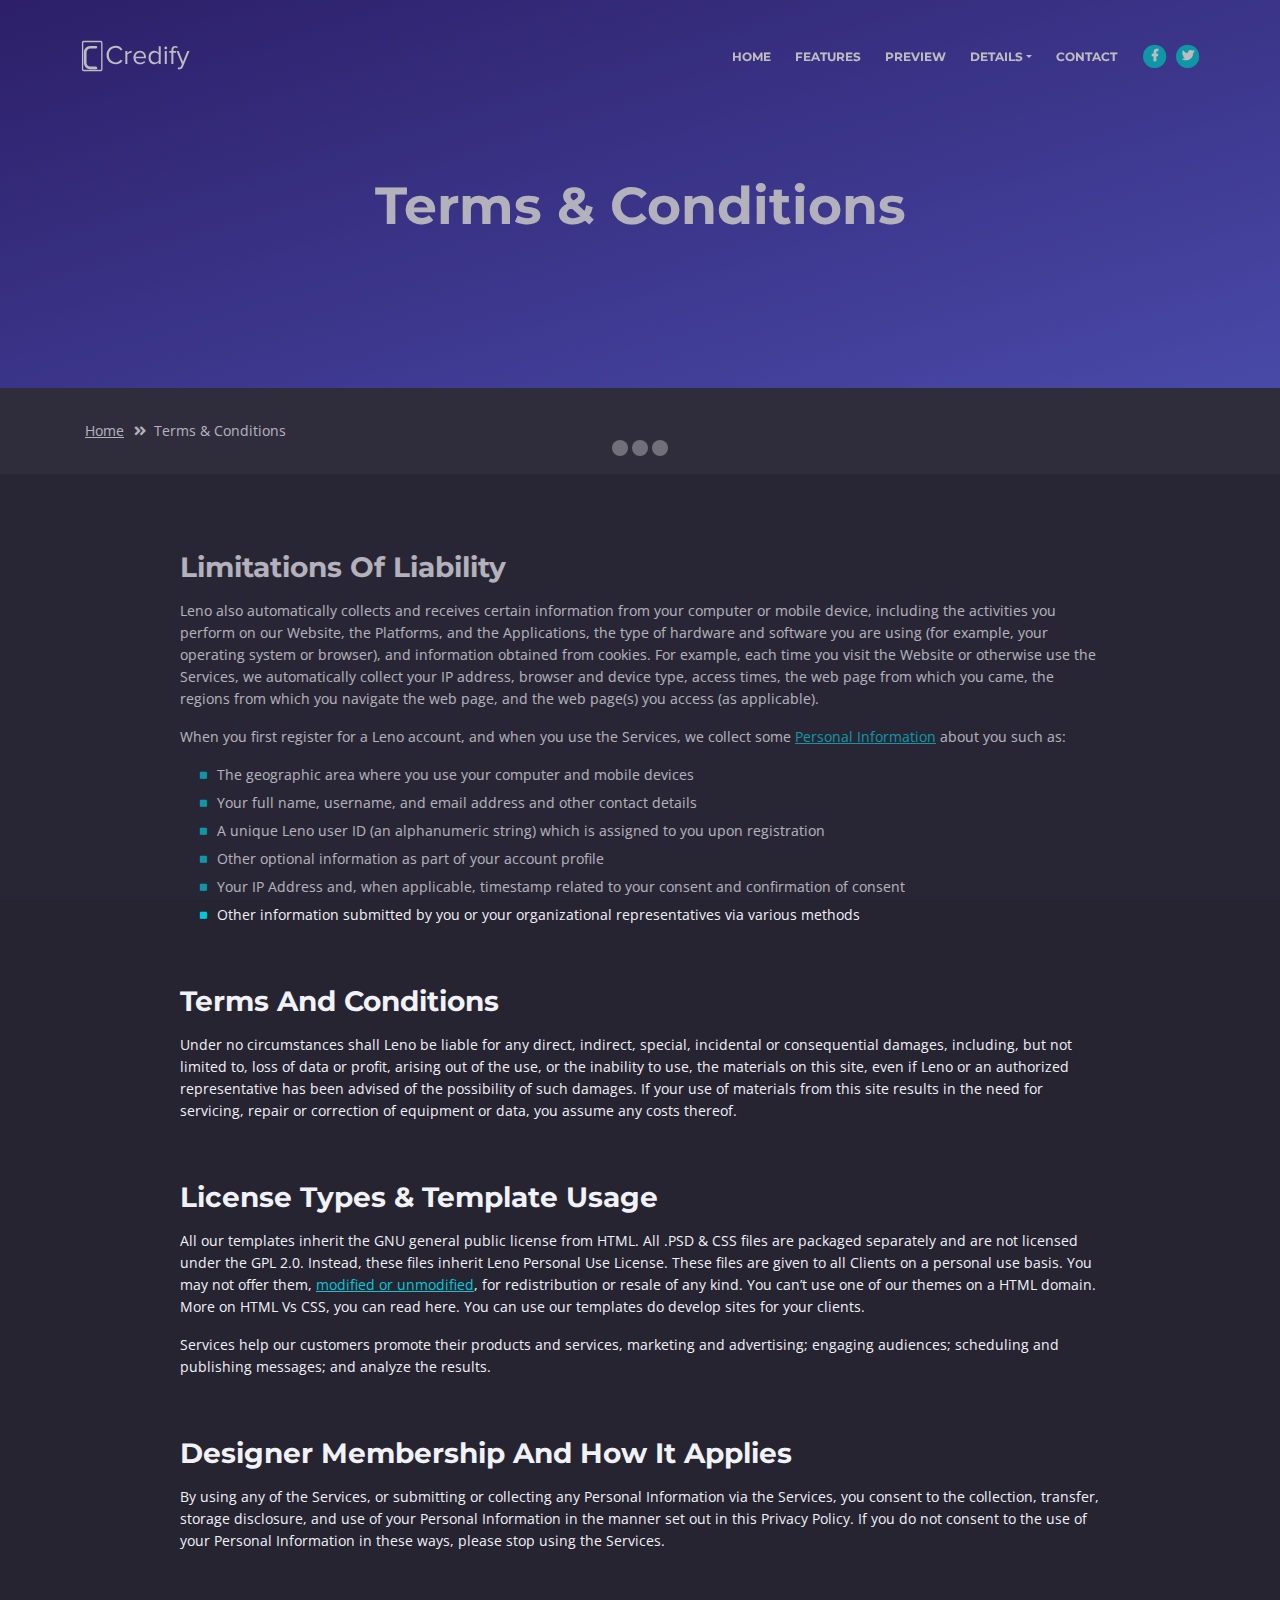
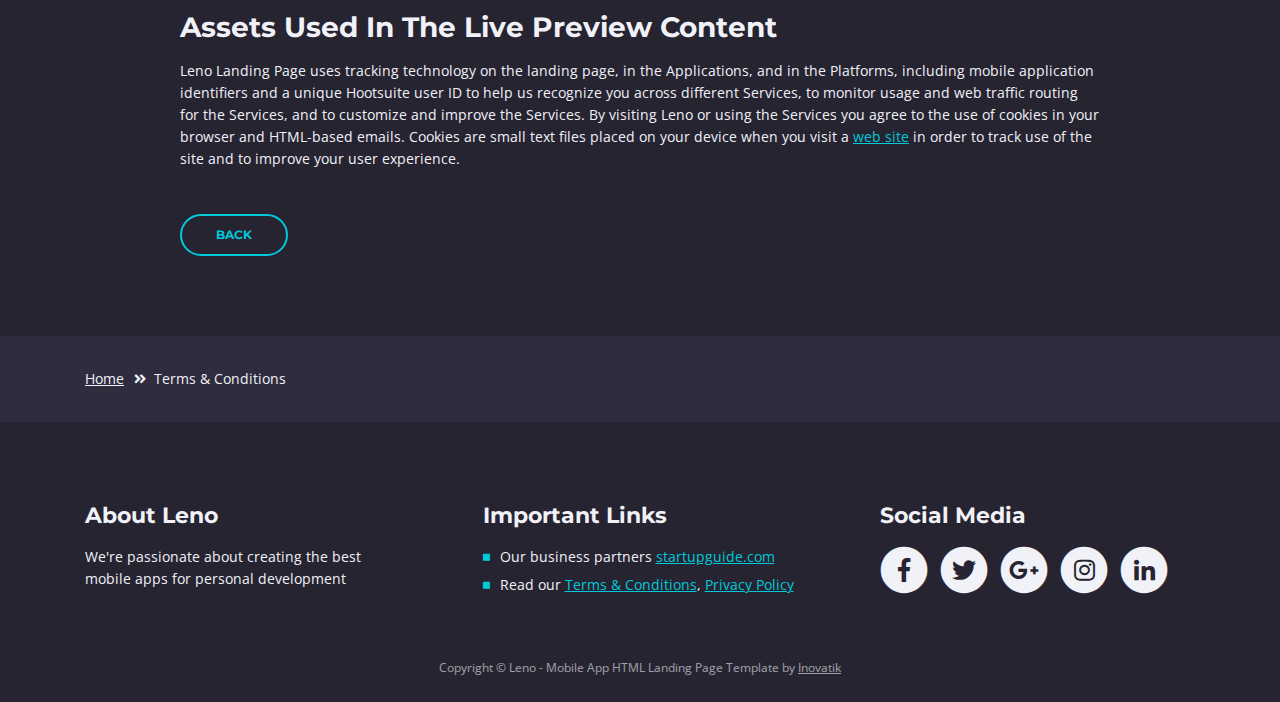
<file: terms-conditions.html>
<!DOCTYPE html>
<html lang="en">
<head>
    <meta charset="utf-8">
    <meta name="viewport" content="width=device-width, initial-scale=1, shrink-to-fit=no">
    
    <!-- SEO Meta Tags -->
    <meta name="description" content="Free mobile app HTML landing page template to help you build a great online presence for your app which will convert visitors into users">
    <meta name="author" content="Inovatik">

    <!-- OG Meta Tags to improve the way the post looks when you share the page on LinkedIn, Facebook, Google+ -->
	<meta property="og:site_name" content="" /> <!-- website name -->
	<meta property="og:site" content="" /> <!-- website link -->
	<meta property="og:title" content=""/> <!-- title shown in the actual shared post -->
	<meta property="og:description" content="" /> <!-- description shown in the actual shared post -->
	<meta property="og:image" content="" /> <!-- image link, make sure it's jpg -->
	<meta property="og:url" content="" /> <!-- where do you want your post to link to -->
	<meta property="og:type" content="article" />

    <!-- Website Title -->
    <title>Terms Conditions - Leno - Mobile App HTML Landing Page Template</title>
    
    <!-- Styles -->
    <link href="https://fonts.googleapis.com/css?family=Open+Sans:300,300i,400,400i,600,600i,700,700i" rel="stylesheet">
    <link href="https://fonts.googleapis.com/css?family=Montserrat:600,700" rel="stylesheet">
    <link href="css/bootstrap.css" rel="stylesheet">
    <link href="css/fontawesome-all.css" rel="stylesheet">
    <link href="css/swiper.css" rel="stylesheet">
	<link href="css/magnific-popup.css" rel="stylesheet">
    <link href="css/styles.css" rel="stylesheet">
	
	<!-- Favicon  -->
    <link rel="icon" href="images/favicon.png">
</head>
<body data-spy="scroll" data-target=".fixed-top">
    
    <!-- Preloader -->
	<div class="spinner-wrapper">
        <div class="spinner">
            <div class="bounce1"></div>
            <div class="bounce2"></div>
            <div class="bounce3"></div>
        </div>
    </div>
    <!-- end of preloader -->
    

    <!-- Navigation -->
    <nav class="navbar navbar-expand-md navbar-dark navbar-custom fixed-top">
        <!-- Text Logo - Use this if you don't have a graphic logo -->
        <!-- <a class="navbar-brand logo-text page-scroll" href="index.html">Leno</a> -->

        <!-- Image Logo -->
        <a class="navbar-brand logo-image" href="index.html"><img src="images/logo.svg" alt="alternative"></a> 
        
        <!-- Mobile Menu Toggle Button -->
        <button class="navbar-toggler" type="button" data-toggle="collapse" data-target="#navbarsExampleDefault" aria-controls="navbarsExampleDefault" aria-expanded="false" aria-label="Toggle navigation">
            <span class="navbar-toggler-awesome fas fa-bars"></span>
            <span class="navbar-toggler-awesome fas fa-times"></span>
        </button>
        <!-- end of mobile menu toggle button -->

        <div class="collapse navbar-collapse" id="navbarsExampleDefault">
            <ul class="navbar-nav ml-auto">
                <li class="nav-item">
                    <a class="nav-link page-scroll" href="index.html#header">HOME <span class="sr-only">(current)</span></a>
                </li>
                <li class="nav-item">
                    <a class="nav-link page-scroll" href="index.html#features">FEATURES</a>
                </li>
                <li class="nav-item">
                    <a class="nav-link page-scroll" href="index.html#preview">PREVIEW</a>
                </li>

                <!-- Dropdown Menu -->          
                <li class="nav-item dropdown">
                    <a class="nav-link dropdown-toggle page-scroll" href="index.html#details" id="navbarDropdown" role="button" aria-haspopup="true" aria-expanded="false">DETAILS</a>
                    <div class="dropdown-menu" aria-labelledby="navbarDropdown">
                        <a class="dropdown-item" href="terms-conditions.html"><span class="item-text">TERMS CONDITIONS</span></a>
                        <div class="dropdown-items-divide-hr"></div>
                        <a class="dropdown-item" href="privacy-policy.html"><span class="item-text">PRIVACY POLICY</span></a>
                    </div>
                </li>
                <!-- end of dropdown menu -->

                <li class="nav-item">
                    <a class="nav-link page-scroll" href="index.html#contact">CONTACT</a>
                </li>
            </ul>
            <span class="nav-item social-icons">
                <span class="fa-stack">
                    <a href="#your-link">
                        <i class="fas fa-circle fa-stack-2x"></i>
                        <i class="fab fa-facebook-f fa-stack-1x"></i>
                    </a>
                </span>
                <span class="fa-stack">
                    <a href="#your-link">
                        <i class="fas fa-circle fa-stack-2x"></i>
                        <i class="fab fa-twitter fa-stack-1x"></i>
                    </a>
                </span>
            </span>
        </div>
    </nav> <!-- end of navbar -->
    <!-- end of navigation -->


    <!-- Header -->
    <header id="header" class="ex-header">
        <div class="container">
            <div class="row">
                <div class="col-lg-12">
                    <h1>Terms & Conditions</h1>
                </div> <!-- end of col -->
            </div> <!-- end of row -->
        </div> <!-- end of container -->
    </header> <!-- end of ex-header -->
    <!-- end of header -->


    <!-- Breadcrumbs -->
    <div class="ex-basic-1">
        <div class="container">
            <div class="row">
                <div class="col-lg-12">
                    <div class="breadcrumbs">
                        <a href="index.html">Home</a><i class="fa fa-angle-double-right"></i><span>Terms & Conditions</span>
                    </div> <!-- end of breadcrumbs -->
                </div> <!-- end of col -->
            </div> <!-- end of row -->
        </div> <!-- end of container -->
    </div> <!-- end of ex-basic-1 -->
    <!-- end of breadcrumbs -->


    <!-- Terms Content -->
    <div class="ex-basic-2">
        <div class="container">
            <div class="row">
                <div class="col-lg-10 offset-lg-1">
                    <div class="text-container">
                        <h3>Limitations Of Liability</h3>
                        <p>Leno also automatically collects and receives certain information from your computer or mobile device, including the activities you perform on our Website, the Platforms, and the Applications, the type of hardware and software you are using (for example, your operating system or browser), and information obtained from cookies. For example, each time you visit the Website or otherwise use the Services, we automatically collect your IP address, browser and device type, access times, the web page from which you came, the regions from which you navigate the web page, and the web page(s) you access (as applicable).</p>
                        <p>When you first register for a Leno account, and when you use the Services, we collect some <a class="turquoise" href="#your-link">Personal Information</a> about you such as:</p>
                        <ul class="list-unstyled li-space-lg indent">
                            <li class="media">
                                <i class="fas fa-square"></i>
                                <div class="media-body">The geographic area where you use your computer and mobile devices</div>
                            </li>
                            <li class="media">
                                <i class="fas fa-square"></i>
                                <div class="media-body">Your full name, username, and email address and other contact details</div>
                            </li>
                            <li class="media">
                                <i class="fas fa-square"></i>
                                <div class="media-body">A unique Leno user ID (an alphanumeric string) which is assigned to you upon registration</div>
                            </li>
                            <li class="media">
                                <i class="fas fa-square"></i>
                                <div class="media-body">Other optional information as part of your account profile</div>
                            </li>
                            <li class="media">
                                <i class="fas fa-square"></i>
                                <div class="media-body">Your IP Address and, when applicable, timestamp related to your consent and confirmation of consent</div>
                            </li>
                            <li class="media">
                                <i class="fas fa-square"></i>
                                <div class="media-body">Other information submitted by you or your organizational representatives via various methods</div>
                            </li>
                        </ul>
                    </div> <!-- end of text-container -->
                    
                    <div class="text-container">
                        <h3>Terms And Conditions</h3>
                        <p>Under no circumstances shall Leno be liable for any direct, indirect, special, incidental or consequential damages, including, but not limited to, loss of data or profit, arising out of the use, or the inability to use, the materials on this site, even if Leno or an authorized representative has been advised of the possibility of such damages. If your use of materials from this site results in the need for servicing, repair or correction of equipment or data, you assume any costs thereof.</p>
                    </div> <!-- end of text-container -->

                    <div class="text-container">
                        <h3>License Types & Template Usage</h3>
                        <p>All our templates inherit the GNU general public license from HTML. All .PSD & CSS files are packaged separately and are not licensed under the GPL 2.0. Instead, these files inherit Leno Personal Use License. These files are given to all Clients on a personal use basis. You may not offer them, <a class="turquoise" href="#your-link">modified or unmodified</a>, for redistribution or resale of any kind. You can’t use one of our themes on a HTML domain. More on HTML Vs CSS, you can read here. You can use our templates do develop sites for your clients.</p>
                        <p>Services help our customers promote their products and services, marketing and advertising; engaging audiences; scheduling and publishing messages; and analyze the results.</p>
                    </div> <!-- end of text-container -->

                    <div class="text-container">
                        <h3>Designer Membership And How It Applies</h3>
                        <p>By using any of the Services, or submitting or collecting any Personal Information via the Services, you consent to the collection, transfer, storage disclosure, and use of your Personal Information in the manner set out in this Privacy Policy. If you do not consent to the use of your Personal Information in these ways, please stop using the Services.</p>
                    </div> <!-- end of text-container -->
                    
                    <div class="text-container last">
                        <h3>Assets Used In The Live Preview Content</h3>
                        <p>Leno Landing Page uses tracking technology on the landing page, in the Applications, and in the Platforms, including mobile application identifiers and a unique Hootsuite user ID to help us recognize you across different Services, to monitor usage and web traffic routing for the Services, and to customize and improve the Services. By visiting Leno or using the Services you agree to the use of cookies in your browser and HTML-based emails. Cookies are small text files placed on your device when you visit a <a class="turquoise" href="#your-link">web site</a> in order to track use of the site and to improve your user experience.</p>
                        <a class="btn-outline-reg" href="index.html">BACK</a>
                    </div> <!-- end of text-container -->
                </div>
            </div> <!-- end of row -->
        </div> <!-- end of container -->
    </div> <!-- end of ex-basic -->
    <!-- end of terms content -->

    
    <!-- Breadcrumbs -->
    <div class="ex-basic-1">
        <div class="container">
            <div class="row">
                <div class="col-lg-12">
                    <div class="breadcrumbs">
                        <a href="index.html">Home</a><i class="fa fa-angle-double-right"></i><span>Terms & Conditions</span>
                    </div> <!-- end of breadcrumbs -->
                </div> <!-- end of col -->
            </div> <!-- end of row -->
        </div> <!-- end of container -->
    </div> <!-- end of ex-basic-1 -->
    <!-- end of breadcrumbs -->


    <!-- Footer -->
    <div class="footer">
        <div class="container">
            <div class="row">
                <div class="col-md-4">
                    <div class="footer-col">
                        <h4>About Leno</h4>
                        <p>We're passionate about creating the best mobile apps for personal development</p>
                    </div>
                </div> <!-- end of col -->
                <div class="col-md-4">
                    <div class="footer-col middle">
                        <h4>Important Links</h4>
                        <ul class="list-unstyled li-space-lg">
                            <li class="media">
                                <i class="fas fa-square"></i>
                                <div class="media-body">Our business partners <a class="turquoise" href="#your-link">startupguide.com</a></div>
                            </li>
                            <li class="media">
                                <i class="fas fa-square"></i>
                                <div class="media-body">Read our <a class="turquoise" href="terms-conditions.html">Terms & Conditions</a>, <a class="turquoise" href="privacy-policy.html">Privacy Policy</a></div>
                            </li>
                        </ul>
                    </div>
                </div> <!-- end of col -->
                <div class="col-md-4">
                    <div class="footer-col last">
                        <h4>Social Media</h4>
                        <span class="fa-stack">
                            <a href="#your-link">
                                <i class="fas fa-circle fa-stack-2x"></i>
                                <i class="fab fa-facebook-f fa-stack-1x"></i>
                            </a>
                        </span>
                        <span class="fa-stack">
                            <a href="#your-link">
                                <i class="fas fa-circle fa-stack-2x"></i>
                                <i class="fab fa-twitter fa-stack-1x"></i>
                            </a>
                        </span>
                        <span class="fa-stack">
                            <a href="#your-link">
                                <i class="fas fa-circle fa-stack-2x"></i>
                                <i class="fab fa-google-plus-g fa-stack-1x"></i>
                            </a>
                        </span>
                        <span class="fa-stack">
                            <a href="#your-link">
                                <i class="fas fa-circle fa-stack-2x"></i>
                                <i class="fab fa-instagram fa-stack-1x"></i>
                            </a>
                        </span>
                        <span class="fa-stack">
                            <a href="#your-link">
                                <i class="fas fa-circle fa-stack-2x"></i>
                                <i class="fab fa-linkedin-in fa-stack-1x"></i>
                            </a>
                        </span>
                    </div> 
                </div> <!-- end of col -->
            </div> <!-- end of row -->
        </div> <!-- end of container -->
    </div> <!-- end of footer -->  
    <!-- end of footer -->


    <!-- Copyright -->
    <div class="copyright">
        <div class="container">
            <div class="row">
                <div class="col-lg-12">
                    <p class="p-small">Copyright © Leno - Mobile App HTML Landing Page Template by <a href="https://inovatik.com">Inovatik</a></p>
                </div> <!-- end of col -->
            </div> <!-- enf of row -->
        </div> <!-- end of container -->
    </div> <!-- end of copyright --> 
    <!-- end of copyright -->

	
    <!-- Scripts -->
    <script src="js/jquery.min.js"></script> <!-- jQuery for Bootstrap's JavaScript plugins -->
    <script src="js/popper.min.js"></script> <!-- Popper tooltip library for Bootstrap -->
    <script src="js/bootstrap.min.js"></script> <!-- Bootstrap framework -->
    <script src="js/jquery.easing.min.js"></script> <!-- jQuery Easing for smooth scrolling between anchors -->
    <script src="js/swiper.min.js"></script> <!-- Swiper for image and text sliders -->
    <script src="js/jquery.magnific-popup.js"></script> <!-- Magnific Popup for lightboxes -->
    <script src="js/morphext.min.js"></script> <!-- Morphtext rotating text in the header -->
    <script src="js/validator.min.js"></script> <!-- Validator.js - Bootstrap plugin that validates forms -->
    <script src="js/scripts.js"></script> <!-- Custom scripts -->
</body>
</html>
</file>
<file: css/styles.css>
/* Template: Leno - Mobile App HTML Landing Page Template
   Author: Inovatik
   Created: Mar 2019
   Description: Master CSS file
*/

/*****************************************
Table Of Contents:

01. General Styles
02. Preloader
03. Navigation
04. Header
05. Features
06. Video
07. Details 1
08. Details 2
09. Details Lightboxes
10. Screenshots
11. Download
12. Statistics
13. Contact
14. Footer
15. Copyright
16. Back To Top Button
17. Extra Pages
18. Media Queries
******************************************/

/*****************************************
Colors:

- Text, navbar links - white #f1f1f8
- Buttons, bullets, icons - turquoise #00c9db
- Navbar - navy #4633af
- Backgrounds - dark denim #262431
- Backgrounds - denim #2f2c3d
******************************************/


/******************************/
/*     01. General Styles     */
/******************************/
body,
html {
    width: 100%;
	height: 100%;
}

body, p {
	color: #f1f1f8; 
	font: 400 0.875rem/1.375rem "Open Sans", sans-serif;
}

.p-large {
	color: #f1f1f8;
	font: 400 1rem/1.5rem "Open Sans", sans-serif;
}

.p-small {
	color: #f1f1f8;
	font: 400 0.75rem/1.25rem "Open Sans", sans-serif;
}

.p-heading {
	margin-bottom: 3.75rem;
	text-align: center;
}

.li-space-lg li {
	margin-bottom: 0.375rem;
}

.indent {
	padding-left: 1.25rem;
}

h1 {
	color: #f1f1f8;
	font: 700 2.5rem/2.875rem "Montserrat", sans-serif;
}

h2 {
	color: #f1f1f8;
	font: 700 2.25rem/2.75rem "Montserrat", sans-serif;
}

h3 {
	color: #f1f1f8;
	font: 700 1.75rem/2.125rem "Montserrat", sans-serif;
}

h4 {
	color: #f1f1f8;
	font: 700 1.375rem/1.75rem "Montserrat", sans-serif;
}

h5 {
	color: #f1f1f8;
	font: 700 1.125rem/1.625rem "Montserrat", sans-serif;
}

h6 {
	color: #f1f1f8;
	font: 700 1rem/1.5rem "Montserrat", sans-serif;
}

a {
	color: #f1f1f8;
	text-decoration: underline;
}

a:hover {
	color: #f1f1f8;
	text-decoration: underline;
}

a.turquoise {
	color: #00c9db;
}

a.white {
	color: #fff;
}

.testimonial-text {
	font: italic 400 1rem/1.5rem "Open Sans", sans-serif;
}

.testimonial-author {
	font: 700 1rem/1.5rem "Montserrat", sans-serif;
}

.btn-solid-reg {
	display: inline-block;
	padding: 1.1875rem 2.125rem 1.1875rem 2.125rem;
	border: 0.125rem solid #00c9db;
	border-radius: 2rem;
	background-color: #00c9db;
	color: #fff;
	font: 700 0.75rem/0 "Montserrat", sans-serif;
	text-decoration: none;
	transition: all 0.2s ease;
}

.btn-solid-reg:hover {
	background-color: transparent;
	color: #00c9db;
	text-decoration: none;
}

.btn-solid-lg {
	display: inline-block;
	padding: 1.375rem 2.625rem 1.375rem 2.625rem;
	border: 0.125rem solid #00c9db;
	border-radius: 2rem;
	background-color: #00c9db;
	color: #fff;
	font: 700 0.75rem/0 "Montserrat", sans-serif;
	text-decoration: none;
	transition: all 0.2s ease;
}

.btn-solid-lg:hover {
	background-color: transparent;
	color: #00c9db;
	text-decoration: none;
}

.btn-solid-lg .fab {
	margin-right: 0.5rem;
	font-size: 1.25rem;
	line-height: 0;
	vertical-align: top;
}

.btn-solid-lg .fab.fa-google-play {
	font-size: 1rem;
}

.btn-outline-reg {
	display: inline-block;
	padding: 1.1875rem 2.125rem 1.1875rem 2.125rem;
	border: 0.125rem solid #00c9db;
	border-radius: 2rem;
	background-color: transparent;
	color: #00c9db;
	font: 700 0.75rem/0 "Montserrat", sans-serif;
	text-decoration: none;
	transition: all 0.2s ease;
}

.btn-outline-reg:hover {
	background-color: #00c9db;
	color: #fff;
	text-decoration: none;
}

.btn-outline-lg {
	display: inline-block;
	padding: 1.375rem 2.625rem 1.375rem 2.625rem;
	border: 0.125rem solid #00c9db;
	border-radius: 2rem;
	background-color: transparent;
	color: #00c9db;
	font: 700 0.75rem/0 "Montserrat", sans-serif;
	text-decoration: none;
	transition: all 0.2s ease;
}

.btn-outline-lg:hover {
	background-color: #00c9db;
	color: #fff;
	text-decoration: none;
}

.btn-outline-sm {
	display: inline-block;
	padding: 1rem 1.625rem 0.875rem 1.625rem;
	border: 0.125rem solid #00c9db;
	border-radius: 2rem;
	background-color: transparent;
	color: #00c9db;
	font: 700 0.625rem/0 "Montserrat", sans-serif;
	text-decoration: none;
	transition: all 0.2s ease;
}

.btn-outline-sm:hover {
	background-color: #00c9db;
	color: #fff;
	text-decoration: none;
}

.form-group {
	position: relative;
	margin-bottom: 1.25rem;
}

.form-group.has-error.has-danger {
	margin-bottom: 0.625rem;
}

.form-group.has-error.has-danger .help-block.with-errors ul {
	margin-top: 0.375rem;
}

.label-control {
	position: absolute;
	top: 0.87rem;
	left: 1.375rem;
	color: #f1f1f8;
	opacity: 1;
	font: 400 0.875rem/1.375rem "Open Sans", sans-serif;
	cursor: text;
	transition: all 0.2s ease;
}

/* IE10+ hack to solve lower label text position compared to the rest of the browsers */
@media screen and (-ms-high-contrast: active), screen and (-ms-high-contrast: none) {  
	.label-control {
		top: 0.9375rem;
	}
}

.form-control-input:focus + .label-control,
.form-control-input.notEmpty + .label-control,
.form-control-textarea:focus + .label-control,
.form-control-textarea.notEmpty + .label-control {
	top: 0.125rem;
	opacity: 1;
	font-size: 0.75rem;
	font-weight: 700;
}

.form-control-input,
.form-control-select {
	display: block; /* needed for proper display of the label in Firefox, IE, Edge */
	width: 100%;
	padding-top: 1.0625rem;
	padding-bottom: 0.0625rem;
	padding-left: 1.3125rem;
	border: 1px solid #9791ae;
	border-radius: 0.25rem;
	background-color: #413d52;
	color: #f1f1f8;
	font: 400 0.875rem/1.875rem "Open Sans", sans-serif;
	transition: all 0.2s ease;
	-webkit-appearance: none; /* removes inner shadow on form inputs on ios safari */
}

.form-control-select {
	padding-top: 0.5rem;
	padding-bottom: 0.5rem;
	height: 3rem;
}

/* IE10+ hack to solve lower label text position compared to the rest of the browsers */
@media screen and (-ms-high-contrast: active), screen and (-ms-high-contrast: none) {  
	.form-control-input {
		padding-top: 1.25rem;
		padding-bottom: 0.75rem;
		line-height: 1.75rem;
	}

	.form-control-select {
		padding-top: 0.875rem;
		padding-bottom: 0.75rem;
		height: 3.125rem;
		line-height: 2.125rem;
	}
}

select {
    /* you should keep these first rules in place to maintain cross-browser behavior */
    -webkit-appearance: none;
	-moz-appearance: none;
	-ms-appearance: none;
    -o-appearance: none;
    appearance: none;
    background-image: url('../images/down-arrow.png');
    background-position: 96% 50%;
    background-repeat: no-repeat;
    outline: none;
}

select::-ms-expand {
    display: none; /* removes the ugly default down arrow on select form field in IE11 */
}

.form-control-textarea {
	display: block; /* used to eliminate a bottom gap difference between Chrome and IE/FF */
	width: 100%;
	height: 8rem; /* used instead of html rows to normalize height between Chrome and IE/FF */
	padding-top: 1.25rem;
	padding-left: 1.3125rem;
	border: 1px solid #9791ae;
	border-radius: 0.25rem;
	background-color: #413d52;
	color: #f1f1f8;
	font: 400 0.875rem/1.75rem "Open Sans", sans-serif;
	transition: all 0.2s ease;
}

.form-control-input:focus,
.form-control-select:focus,
.form-control-textarea:focus {
	border: 1px solid #f1f1f8;
	outline: none; /* Removes blue border on focus */
}

.form-control-input:hover,
.form-control-select:hover,
.form-control-textarea:hover {
	border: 1px solid #f1f1f8;
}

.checkbox {
	font: 400 0.75rem/1.25rem "Open Sans", sans-serif;
}

input[type='checkbox'] {
	vertical-align: -15%;
	margin-right: 0.375rem;
}

/* IE10+ hack to raise checkbox field position compared to the rest of the browsers */
@media screen and (-ms-high-contrast: active), screen and (-ms-high-contrast: none) {  
	input[type='checkbox'] {
		vertical-align: -9%;
	}
}

.form-control-submit-button {
	display: inline-block;
	width: 100%;
	height: 3.125rem;
	border: 1px solid #00c9db;
	border-radius: 1.5rem;
	background-color: #00c9db;
	color: #fff;
	font: 700 0.75rem/1.75rem "Montserrat", sans-serif;
	cursor: pointer;
	transition: all 0.2s ease;
}

.form-control-submit-button:hover {
	background-color: transparent;
	color: #00c9db;
}

/* Form Success And Error Message Formatting */
#cmsgSubmit.h3.text-center.tada.animated,
#pmsgSubmit.h3.text-center.tada.animated,
#cmsgSubmit.h3.text-center,
#pmsgSubmit.h3.text-center {
	display: block;
	margin-bottom: 0;
	color: #f1f1f8;
	font: 400 1.125rem/1rem "Open Sans", sans-serif;
}

.help-block.with-errors .list-unstyled {
	color: #f1f1f8;
	font-size: 0.75rem;
	line-height: 1.125rem;
	text-align: left;
}

.help-block.with-errors ul {
	margin-bottom: 0;
}
/* end of form success and error message formatting */

/* Form Success And Error Message Animation - Animate.css */
@-webkit-keyframes tada {
	from {
		-webkit-transform: scale3d(1, 1, 1);
		-ms-transform: scale3d(1, 1, 1);
		transform: scale3d(1, 1, 1);
	}
	10%, 20% {
		-webkit-transform: scale3d(.9, .9, .9) rotate3d(0, 0, 1, -3deg);
		-ms-transform: scale3d(.9, .9, .9) rotate3d(0, 0, 1, -3deg);
		transform: scale3d(.9, .9, .9) rotate3d(0, 0, 1, -3deg);
	}
	30%, 50%, 70%, 90% {
		-webkit-transform: scale3d(1.1, 1.1, 1.1) rotate3d(0, 0, 1, 3deg);
		-ms-transform: scale3d(1.1, 1.1, 1.1) rotate3d(0, 0, 1, 3deg);
		transform: scale3d(1.1, 1.1, 1.1) rotate3d(0, 0, 1, 3deg);
	}
	40%, 60%, 80% {
		-webkit-transform: scale3d(1.1, 1.1, 1.1) rotate3d(0, 0, 1, -3deg);
		-ms-transform: scale3d(1.1, 1.1, 1.1) rotate3d(0, 0, 1, -3deg);
		transform: scale3d(1.1, 1.1, 1.1) rotate3d(0, 0, 1, -3deg);
	}
	to {
		-webkit-transform: scale3d(1, 1, 1);
		-ms-transform: scale3d(1, 1, 1);
		transform: scale3d(1, 1, 1);
	}
}

@keyframes tada {
	from {
		-webkit-transform: scale3d(1, 1, 1);
		-ms-transform: scale3d(1, 1, 1);
		transform: scale3d(1, 1, 1);
	}
	10%, 20% {
		-webkit-transform: scale3d(.9, .9, .9) rotate3d(0, 0, 1, -3deg);
		-ms-transform: scale3d(.9, .9, .9) rotate3d(0, 0, 1, -3deg);
		transform: scale3d(.9, .9, .9) rotate3d(0, 0, 1, -3deg);
	}
	30%, 50%, 70%, 90% {
		-webkit-transform: scale3d(1.1, 1.1, 1.1) rotate3d(0, 0, 1, 3deg);
		-ms-transform: scale3d(1.1, 1.1, 1.1) rotate3d(0, 0, 1, 3deg);
		transform: scale3d(1.1, 1.1, 1.1) rotate3d(0, 0, 1, 3deg);
	}
	40%, 60%, 80% {
		-webkit-transform: scale3d(1.1, 1.1, 1.1) rotate3d(0, 0, 1, -3deg);
		-ms-transform: scale3d(1.1, 1.1, 1.1) rotate3d(0, 0, 1, -3deg);
		transform: scale3d(1.1, 1.1, 1.1) rotate3d(0, 0, 1, -3deg);
	}
	to {
		-webkit-transform: scale3d(1, 1, 1);
		-ms-transform: scale3d(1, 1, 1);
		transform: scale3d(1, 1, 1);
	}
}

.tada {
	-webkit-animation-name: tada;
	animation-name: tada;
}

.animated {
	-webkit-animation-duration: 1s;
	animation-duration: 1s;
	-webkit-animation-fill-mode: both;
	animation-fill-mode: both;
}
/* end of form success and error message animation - Animate.css */

/* Fade-move Animation For Lightbox - Magnific Popup */
/* at start */
.my-mfp-slide-bottom .zoom-anim-dialog {
	opacity: 0;
	transition: all 0.2s ease-out;
	-webkit-transform: translateY(-1.25rem) perspective(37.5rem) rotateX(10deg);
	-ms-transform: translateY(-1.25rem) perspective(37.5rem) rotateX(10deg);
	transform: translateY(-1.25rem) perspective(37.5rem) rotateX(10deg);
}

/* animate in */
.my-mfp-slide-bottom.mfp-ready .zoom-anim-dialog {
	opacity: 1;
	-webkit-transform: translateY(0) perspective(37.5rem) rotateX(0); 
	-ms-transform: translateY(0) perspective(37.5rem) rotateX(0); 
	transform: translateY(0) perspective(37.5rem) rotateX(0); 
}

/* animate out */
.my-mfp-slide-bottom.mfp-removing .zoom-anim-dialog {
	opacity: 0;
	-webkit-transform: translateY(-0.625rem) perspective(37.5rem) rotateX(10deg); 
	-ms-transform: translateY(-0.625rem) perspective(37.5rem) rotateX(10deg); 
	transform: translateY(-0.625rem) perspective(37.5rem) rotateX(10deg); 
}

/* dark overlay, start state */
.my-mfp-slide-bottom.mfp-bg {
	opacity: 0;
	transition: opacity 0.2s ease-out;
}

/* animate in */
.my-mfp-slide-bottom.mfp-ready.mfp-bg {
	opacity: 0.8;
}
/* animate out */
.my-mfp-slide-bottom.mfp-removing.mfp-bg {
	opacity: 0;
}
/* end of fade-move animation for lightbox - magnific popup */

/* Fade Animation For Image Slider - Magnific Popup */
@-webkit-keyframes fadeIn {
	from {
		opacity: 0;
	}
	to {
		opacity: 1;
	}
}

@keyframes fadeIn {
	from {
		opacity: 0;
	}
	to {
		opacity: 1;
	}
}

.fadeIn {
	-webkit-animation: fadeIn 0.6s;
	animation: fadeIn 0.6s;
}

@-webkit-keyframes fadeOut {
	from {
		opacity: 1;
	}
	to {
		opacity: 0;
	}
}

@keyframes fadeOut {
	from {
		opacity: 1;
	}
	to {
		opacity: 0;
	}
}

.fadeOut {
	-webkit-animation: fadeOut 0.8s;
	animation: fadeOut 0.8s;
}
/* end of fade animation for image slider - magnific popup */


/*************************/
/*     02. Preloader     */
/*************************/
.spinner-wrapper {
	position: fixed;
	z-index: 999999;
	top: 0;
	right: 0;
	bottom: 0;
	left: 0;
	background: #2f2c3d;
}

.spinner {
	position: absolute;
	top: 50%; /* centers the loading animation vertically one the screen */
	left: 50%; /* centers the loading animation horizontally one the screen */
	width: 3.75rem;
	height: 1.25rem;
	margin: -0.625rem 0 0 -1.875rem; /* is width and height divided by two */ 
	text-align: center;
}

.spinner > div {
	display: inline-block;
	width: 1rem;
	height: 1rem;
	border-radius: 100%;
	background-color: #fff;
	-webkit-animation: sk-bouncedelay 1.4s infinite ease-in-out both;
	animation: sk-bouncedelay 1.4s infinite ease-in-out both;
}

.spinner .bounce1 {
	-webkit-animation-delay: -0.32s;
	animation-delay: -0.32s;
}

.spinner .bounce2 {
	-webkit-animation-delay: -0.16s;
	animation-delay: -0.16s;
}

@-webkit-keyframes sk-bouncedelay {
	0%, 80%, 100% { -webkit-transform: scale(0); }
	40% { -webkit-transform: scale(1.0); }
}

@keyframes sk-bouncedelay {
	0%, 80%, 100% { 
		-webkit-transform: scale(0);
		-ms-transform: scale(0);
		transform: scale(0);
	} 40% { 
		-webkit-transform: scale(1.0);
		-ms-transform: scale(1.0);
		transform: scale(1.0);
	}
}


/**************************/
/*     03. Navigation     */
/**************************/
.navbar-custom {
	background-color: #4633af;
	box-shadow: 0 0.0625rem 0.375rem 0 rgba(0, 0, 0, 0.1);
	font: 700 0.75rem/2rem "Montserrat", sans-serif;
	transition: all 0.2s ease;
}

.navbar-custom .navbar-brand.logo-image img {
    width: 113px;
	height: 34px;
	margin-bottom: 1px;
	-webkit-backface-visibility: hidden;
}

.navbar-custom .navbar-brand.logo-text {
	font: 700 2.375rem/1.5rem "Montserrat", sans-serif;
	color: #fff;
	letter-spacing: -0.5px;
	text-decoration: none;
}

.navbar-custom .navbar-nav {
	margin-top: 0.75rem;
}

.navbar-custom .nav-item .nav-link {
	padding: 0 0.75rem 0 0.75rem;
	color: #fff;
	text-decoration: none;
	transition: all 0.2s ease;
}

.navbar-custom .nav-item .nav-link:hover,
.navbar-custom .nav-item .nav-link.active {
	color: #00c9db;
}

/* Dropdown Menu */
.navbar-custom .dropdown:hover > .dropdown-menu {
	display: block; /* this makes the dropdown menu stay open while hovering it */
	min-width: auto;
	animation: fadeDropdown 0.2s; /* required for the fade animation */
}

@keyframes fadeDropdown {
    0% {
        opacity: 0;
    }

    100% {
        opacity: 1;
    }
}

.navbar-custom .dropdown-toggle:focus { /* removes dropdown outline on focus  */
	outline: 0;
}

.navbar-custom .dropdown-menu {
	margin-top: 0;
	border: none;
	border-radius: 0.25rem;
	background-color: #4633af;
}

.navbar-custom .dropdown-item {
	color: #fff;
	text-decoration: none;
}

.navbar-custom .dropdown-item:hover {
	background-color: #4633af;
}

.navbar-custom .dropdown-item .item-text {
	font: 700 0.75rem/1.5rem "Montserrat", sans-serif;
}

.navbar-custom .dropdown-item:hover .item-text {
	color: #00c9db;
}

.navbar-custom .dropdown-items-divide-hr {
	width: 100%;
	height: 1px;
	margin: 0.25rem auto 0.25rem auto;
	border: none;
	background-color: #b5bcc4;
	opacity: 0.2;
}
/* end of dropdown menu */

.navbar-custom .social-icons {
	display: none;
}

.navbar-custom .navbar-toggler {
	border: none;
	color: #fff;
	font-size: 2rem;
}

.navbar-custom button[aria-expanded='false'] .navbar-toggler-awesome.fas.fa-times{
	display: none;
}

.navbar-custom button[aria-expanded='false'] .navbar-toggler-awesome.fas.fa-bars{
	display: inline-block;
}

.navbar-custom button[aria-expanded='true'] .navbar-toggler-awesome.fas.fa-bars{
	display: none;
}

.navbar-custom button[aria-expanded='true'] .navbar-toggler-awesome.fas.fa-times{
	display: inline-block;
	margin-right: 0.125rem;
}


/*********************/
/*    04. Header     */
/*********************/
.header {
	background: linear-gradient(to bottom right, rgba(72, 72, 212, 0), rgba(241, 104, 104, 0)), url('../images/header-background.jpg') center center no-repeat;
	background-size: cover;
}

.header .header-content {
	padding-top: 8.5rem;
	padding-bottom: 7rem;
	text-align: center;
}

.header .text-container {
	margin-bottom: 3rem;
}

.header h1 {
	margin-bottom: 1rem;
}

.header #js-rotating {
	color: #40e0ee;
}

.header .p-large {
	margin-bottom: 2rem;
}

.header .btn-solid-lg {
	margin-right: 0.5rem;
	margin-bottom: 1.25rem;
}


/****************************/
/*     05. Testimonials     */
/****************************/
.slider-1 {
	padding-top: 6.875rem;
	padding-bottom: 6.375rem;
	background-color: #262431;
}

.slider-1 .slider-container {
	position: relative;
}

.slider-1 .swiper-container {
	position: static;
	width: 90%;
	text-align: center;
}

.slider-1 .swiper-button-prev:focus,
.slider-1 .swiper-button-next:focus {
	/* even if you can't see it chrome you can see it on mobile device */
	outline: none;
}

.slider-1 .swiper-button-prev {
	left: -0.5rem;
	background-image: url("data:image/svg+xml;charset=utf-8,%3Csvg%20xmlns%3D'http%3A%2F%2Fwww.w3.org%2F2000%2Fsvg'%20viewBox%3D'0%200%2028%2044'%3E%3Cpath%20d%3D'M0%2C22L22%2C0l2.1%2C2.1L4.2%2C22l19.9%2C19.9L22%2C44L0%2C22L0%2C22L0%2C22z'%20fill%3D'%23f1f1f8'%2F%3E%3C%2Fsvg%3E");
	background-size: 1.125rem 1.75rem;
}

.slider-1 .swiper-button-next {
	right: -0.5rem;
	background-image: url("data:image/svg+xml;charset=utf-8,%3Csvg%20xmlns%3D'http%3A%2F%2Fwww.w3.org%2F2000%2Fsvg'%20viewBox%3D'0%200%2028%2044'%3E%3Cpath%20d%3D'M27%2C22L27%2C22L5%2C44l-2.1-2.1L22.8%2C22L2.9%2C2.1L5%2C0L27%2C22L27%2C22z'%20fill%3D'%23f1f1f8'%2F%3E%3C%2Fsvg%3E");
	background-size: 1.125rem 1.75rem;
}

.slider-1 .card {
	position: relative;
	border: none;
	background-color: transparent;
}

.slider-1 .card-image {
	width: 6rem;
	height: 6rem;
	margin-right: auto;
	margin-bottom: 0.25rem;
	margin-left: auto;
	border-radius: 50%;
}

.slider-1 .card-body {
	padding-bottom: 0;
}

.slider-1 .testimonial-author {
	margin-bottom: 0;
}


/************************/
/*     05. Features     */
/************************/
.tabs {
	padding-top: 6.5rem;
	padding-bottom: 4.25rem;
	background-color: #2f2c3d;
}

.tabs h2 {
	margin-bottom: 1.125rem;
	text-align: center;
}

.tabs .p-heading {
	margin-bottom: 3.125rem;
}

.tabs .nav-tabs {
	margin-right: auto;
	margin-bottom: 2.5rem;
	margin-left: auto;
	justify-content: center;
	border-bottom: none;
}

.tabs .nav-link {
	margin-bottom: 1rem;
	padding: 0.5rem 1.375rem 0.25rem 1.375rem;
	border: none;
	border-bottom: 0.1875rem solid #f1f1f8;
	border-radius: 0;
	color: #f1f1f8;
	font: 700 1rem/1.75rem "Montserrat", sans-serif;
	text-decoration: none;
	transition: all 0.2s ease;
}

.tabs .nav-link.active,
.tabs .nav-link:hover {
	border-bottom: 0.1875rem solid #00c9db;
	background-color: transparent;
	color: #00c9db;
}

.tabs .nav-link .fas {
	margin-right: 0.375rem;
	font-size: 1rem;
}

.tabs .tab-content {
	width: 100%; /* for proper display in IE11 */
}

.tabs .card {
	border: none;
	background: transparent;
}

.tabs .card-body {
	padding: 1rem 0 1.25rem 0;
}

.tabs .card-title {
	margin-bottom: 0.5rem;
}

.tabs .card .card-icon {
	display: inline-block;
	width: 3.5rem;
	height: 3.5rem;
	border-radius: 50%;
	background-color: #00c9db;
	text-align: center;
	vertical-align: top;
}

.tabs .card .card-icon .fas,
.tabs .card .card-icon .far {
	color: #fff;
	font-size: 1.75rem;
	line-height: 3.5rem;
}

.tabs #tab-1 .card.left-pane .text-wrapper {
	display: inline-block;
	width: 75%;
}

.tabs #tab-1 .card.left-pane .card-icon {
	float: left;
	margin-right: 1rem;
}

.tabs #tab-1 img {
	display: block;
	margin: 2rem auto 3rem auto;
}

.tabs #tab-1 .card.right-pane .text-wrapper {
	display: inline-block;
	width: 75%;
}

.tabs #tab-1 .card.right-pane .card-icon {
	margin-right: 1rem;
}

.tabs #tab-2 img {
	display: block;
	margin: 0 auto 2rem auto;
}

.tabs #tab-2 .text-area {
	margin-top: 1.5rem;
}

.tabs #tab-2 h3 {
	margin-bottom: 0.75rem;
}

.tabs #tab-2 .icon-cards-area {
	margin-top: 2.5rem;
}

.tabs #tab-2 .icon-cards-area .card {
	width: 100%; /* for proper display in IE11 */
}

.tabs #tab-3 .icon-cards-area .card {
	width: 100%; /* for proper display in IE11 */
}

.tabs #tab-3 .text-area {
	margin-top: 0.75rem;
	margin-bottom: 4rem;
}

.tabs #tab-3 h3 {
	margin-bottom: 0.75rem;
}

.tabs #tab-3 img {
	margin: 0 auto 3rem auto;
}


/*********************/
/*     06. Video     */
/*********************/
.basic-1 {
	padding-top: 6.375rem;
	padding-bottom: 6.875rem;
	background: url('../images/video-background.jpg') center center no-repeat;
	background-size: cover; 
}

.basic-1 h2 {
	margin-bottom: 1.125rem;
	text-align: center;
}

.basic-1 .p-heading {
	margin-bottom: 4rem;
	text-align: center;
}

.basic-1 .image-container img {
	border-radius: 0.375rem;
}

.basic-1 .video-wrapper {
	position: relative;
}

/* Video Play Button */
.basic-1 .video-play-button {
	position: absolute;
	z-index: 10;
	top: 50%;
	left: 50%;
	display: block;
	box-sizing: content-box;
	width: 2rem;
	height: 2.75rem;
	padding: 1.125rem 1.25rem 1.125rem 1.75rem;
	border-radius: 50%;
	-webkit-transform: translateX(-50%) translateY(-50%);
	-ms-transform: translateX(-50%) translateY(-50%);
	transform: translateX(-50%) translateY(-50%);
}
  
.basic-1 .video-play-button:before {
	content: "";
	position: absolute;
	z-index: 0;
	top: 50%;
	left: 50%;
	display: block;
	width: 4.75rem;
	height: 4.75rem;
	border-radius: 50%;
	background: #4eaaff;
	animation: pulse-border 1500ms ease-out infinite;
	-webkit-transform: translateX(-50%) translateY(-50%);
	-ms-transform: translateX(-50%) translateY(-50%);
	transform: translateX(-50%) translateY(-50%);
}
  
.basic-1 .video-play-button:after {
	content: "";
	position: absolute;
	z-index: 1;
	top: 50%;
	left: 50%;
	display: block;
	width: 4.375rem;
	height: 4.375rem;
	border-radius: 50%;
	background: #4eaaff;
	transition: all 200ms;
	-webkit-transform: translateX(-50%) translateY(-50%);
	-ms-transform: translateX(-50%) translateY(-50%);
	transform: translateX(-50%) translateY(-50%);
}
  
.basic-1 .video-play-button span {
	position: relative;
	display: block;
	z-index: 3;
	top: 0.375rem;
	left: 0.25rem;
	width: 0;
	height: 0;
	border-left: 1.625rem solid #fff;
	border-top: 1rem solid transparent;
	border-bottom: 1rem solid transparent;
}
  
@keyframes pulse-border {
	0% {
		transform: translateX(-50%) translateY(-50%) translateZ(0) scale(1);
		opacity: 1;
	}
	100% {
		transform: translateX(-50%) translateY(-50%) translateZ(0) scale(1.5);
		opacity: 0;
	}
}
/* end of video play button */  


/*************************/
/*     07. Details 1     */
/*************************/
.basic-2 {
	padding-top: 8rem;
	padding-bottom: 3.5rem;
	background-color: #262431;
}

.basic-2 img {
	margin-bottom: 3.5rem;
}

.basic-2 h3 {
	margin-bottom: 1.125rem;
}

.basic-2 .btn-solid-reg {
	margin-top: 0.5rem;
}


/*************************/
/*     08. Details 2     */
/*************************/
.basic-3 {
	padding-top: 3.5rem;
	padding-bottom: 7.25rem;
	background-color: #262431;
}

.basic-3 .text-container {
	margin-bottom: 3.5rem;
}

.basic-3 h3 {
	margin-bottom: 1.125rem;
}

.basic-3 .btn-solid-reg {
	margin-top: 0.5rem;
}


/**********************************/
/*     09. Details Lightboxes     */
/**********************************/
.lightbox-basic {
	position: relative;
	max-width: 46.875rem;
	margin: 2.5rem auto;
	padding: 3rem 1rem;
	border-radius: 0.25rem;
	background-color: #2f2c3d;
	text-align: left;
}

.lightbox-basic img {
	display: block;
	margin-right: auto;
	margin-bottom: 3rem;
	margin-left: auto;
}

.lightbox-basic h3 {
	margin-bottom: 0.625rem;
}

.lightbox-basic hr {
	width: 3.75rem;
	height: 0.125rem;
	margin-top: 0.125rem;
	margin-bottom: 1.125rem;
	margin-left: 0;
	border: 0;
	background-color: #00c9db;
	text-align: left;
}

.lightbox-basic h4 {
	margin-top: 1.75rem;
	margin-bottom: 0.75rem;
}

.lightbox-basic table {
	margin-top: 1rem;
	margin-bottom: 1.5rem;
}

.lightbox-basic table tr {
	line-height: 1.75em;
}

.lightbox-basic table .icon-cell {
	width: 2rem;
	padding-right: 0.25rem;
	color: #00c9db;
	text-align: center;
}

.lightbox-basic a.mfp-close.as-button {
	position: relative;
	width: auto;
	height: auto;
	margin-left: 0.375rem;
	color: #00c9db;
	opacity: 1;
}

.lightbox-basic a.mfp-close.as-button:hover {
	color: #f1f1f8;
}

.lightbox-basic button.mfp-close.x-button {
	position: absolute;
	top: -0.375rem;
	right: -0.375rem;
	width: 2.75rem;
	height: 2.75rem;
	color: #f1f1f8;
}


/***************************/
/*     10. Screenshots     */
/***************************/
.slider-2 {
	padding-top: 6.875rem;
	padding-bottom: 6.875rem;
	background-color: #2f2c3d;
}

.slider-2 .slider-container {
	position: relative;
}

.slider-2 .swiper-container {
	position: static;
	width: 90%;
	text-align: center;
}

.slider-2 .swiper-button-prev,
.slider-2 .swiper-button-next {
	top: 50%;
	width: 1.125rem;
}

.slider-2 .swiper-button-prev:focus,
.slider-2 .swiper-button-next:focus {
	/* even if you can't see it chrome you can see it on mobile device */
	outline: none;
}

.slider-2 .swiper-button-prev {
	left: -0.5rem;
	background-image: url("data:image/svg+xml;charset=utf-8,%3Csvg%20xmlns%3D'http%3A%2F%2Fwww.w3.org%2F2000%2Fsvg'%20viewBox%3D'0%200%2028%2044'%3E%3Cpath%20d%3D'M0%2C22L22%2C0l2.1%2C2.1L4.2%2C22l19.9%2C19.9L22%2C44L0%2C22L0%2C22L0%2C22z'%20fill%3D'%23ffffff'%2F%3E%3C%2Fsvg%3E");
	background-size: 1.125rem 1.75rem;
}

.slider-2 .swiper-button-next {
	right: -0.5rem;
	background-image: url("data:image/svg+xml;charset=utf-8,%3Csvg%20xmlns%3D'http%3A%2F%2Fwww.w3.org%2F2000%2Fsvg'%20viewBox%3D'0%200%2028%2044'%3E%3Cpath%20d%3D'M27%2C22L27%2C22L5%2C44l-2.1-2.1L22.8%2C22L2.9%2C2.1L5%2C0L27%2C22L27%2C22z'%20fill%3D'%23ffffff'%2F%3E%3C%2Fsvg%3E");
	background-size: 1.125rem 1.75rem;
}


/************************/
/*     11. Download     */
/************************/
.basic-4 {
	padding-top: 6.5rem;
	padding-bottom: 6.75rem;
	background: url('../images/download-background.jpg') center center no-repeat;
	background-size: cover; 
}

.basic-4 .text-container {
	margin-bottom: 3.5rem;
	text-align: center;
}

.basic-4 h2 {
	margin-bottom: 1.25rem;
}

.basic-4 .p-large {
	margin-bottom: 1.75rem;
}

.basic-4 .btn-solid-lg {
	margin-right: 0.5rem;
	margin-bottom: 1.25rem;
}


/**************************/
/*     12. Statistics     */
/**************************/
.counter {
	text-align: center;
	padding-top: 6.375rem;
	padding-bottom: 6.875rem;
	background: url('../images/video-background.jpg') center center no-repeat;
	background-size: cover; 
}

.counter #counter .cell {
	display: inline-block;
	width: 6.25rem;
	margin-right: 1rem;
	margin-left: 1rem;
	margin-bottom: 2rem;
}

.counter #counter .counter-value {
	color: #f1f1f8;
	font: 700 3.5rem/4.25rem "Montserrat", sans-serif;	
	vertical-align: middle;
}

.counter #counter .counter-info {
	margin-bottom: 0;
	color: #00c9db;
	font: 400 0.875rem/1.25rem "Open Sans", sans-serif;
	vertical-align: middle;
}


/***********************/
/*     13. Contact     */
/***********************/
.form {
	padding-top: 6.25rem;
	padding-bottom: 5.625rem;
	background: url('../images/contact-background.jpg') center bottom no-repeat;
	background-size: cover; 
}

.form h2 {
	margin-bottom: 1.125rem;
	text-align: center;
}

.form .list-unstyled {
	margin-bottom: 3.75rem;
	font-size: 1rem;
	line-height: 1.5rem;
	text-align: center;
}

.form .list-unstyled .fas,
.form .list-unstyled .fab {
	margin-right: 0.5rem;
	font-size: 0.875rem;
	color: #00c9db;
}

.form .list-unstyled .fa-phone {
	vertical-align: 3%;
}


/**********************/
/*     14. Footer     */
/**********************/
.footer {
	padding-top: 5rem;
	background-color: #262431;
}

.footer .footer-col {
	margin-bottom: 2.25rem;
}

.footer h4 {
	margin-bottom: 1rem;
}

.footer .list-unstyled .fas {
	color: #00c9db;
	font-size: 0.5rem;
	line-height: 1.375rem;
}

.footer .list-unstyled .media-body {
	margin-left: 0.625rem;
}

.footer .fa-stack {
	margin-bottom: 0.75rem;
	margin-right: 0.5rem;
	font-size: 1.5rem;
}

.footer .fa-stack .fa-stack-1x {
    color: #262431;
	transition: all 0.2s ease;
}

.footer .fa-stack .fa-stack-2x {
	color: #f1f1f8;
	transition: all 0.2s ease;
}

.footer .fa-stack:hover .fa-stack-1x {
	color: #f1f1f8;
}

.footer .fa-stack:hover .fa-stack-2x {
    color: #00c9db;
}


/*************************/
/*     15. Copyright     */
/*************************/
.copyright {
	padding-top: 1rem;
	padding-bottom: 0.5rem;
	background-color: #262431;
	text-align: center;
}

.copyright .p-small {
	color: #f1f1f8;
	opacity: 0.6;
}


/**********************************/
/*     16. Back To Top Button     */
/**********************************/
a.back-to-top {
	position: fixed;
	z-index: 999;
	right: 0.75rem;
	bottom: 0.75rem;
	display: none;
	width: 2.625rem;
	height: 2.625rem;
	border-radius: 1.875rem;
	background: #00c9db url("../images/up-arrow.png") no-repeat center 47%;
	background-size: 1.125rem 1.125rem;
	text-indent: -9999px;
}

a:hover.back-to-top {
	background-color: #36edfd; 
}


/***************************/
/*     17. Extra Pages     */
/***************************/
.ex-header {
	padding-top: 8rem;
	padding-bottom: 5rem;
	background: linear-gradient(to bottom right, #2c1a7e, #5557db);
	text-align: center;
}

.ex-basic-1 {
	padding-top: 2rem;
	padding-bottom: 0.875rem;
	background-color: #2f2c3d;
}

.ex-basic-1 .breadcrumbs {
	margin-bottom: 1.125rem;
}

.ex-basic-1 .breadcrumbs .fa {
	margin-right: 0.5rem;
	margin-left: 0.625rem;
}

.ex-basic-2 {
	padding-top: 4.75rem;
	padding-bottom: 4rem;
	background-color: #262431;
}

.ex-basic-2 h3 {
	margin-bottom: 1rem;
}

.ex-basic-2 .text-container {
	margin-bottom: 3.625rem;
}

.ex-basic-2 .text-container.last {
	margin-bottom: 0;
}

.ex-basic-2 .list-unstyled .fas {
	color: #00c9db;
	font-size: 0.5rem;
	line-height: 1.375rem;
}

.ex-basic-2 .list-unstyled .media-body {
	margin-left: 0.625rem;
}

.ex-basic-2 .btn-outline-reg {
	margin-top: 1.75rem;
}

.ex-basic-2 .image-container-large {
	margin-bottom: 4rem;
}

.ex-basic-2 .image-container-large img {
	border-radius: 0.25rem;
}

.ex-basic-2 .image-container-small img {
	border-radius: 0.25rem;
}

.ex-basic-2 .text-container.dark-bg {
	padding: 1.625rem 1.5rem 0.75rem 2rem;
	background-color: #f9fafc;
}


/*****************************/
/*     18. Media Queries     */
/*****************************/	
/* Min-width width 768px */
@media (min-width: 768px) {
	
	/* General Styles */
	.p-heading {
		width: 85%;
		margin-right: auto;
		margin-left: auto;
	}

	h1 {
		font: 700 3.25rem/3.75rem "Montserrat", sans-serif;
	}
	/* end of general styles */


	/* Navigation */
	.navbar-custom {
		padding: 2.125rem 1.5rem 2.125rem 2rem;
		box-shadow: none;
        background: transparent;
	}
	
	.navbar-custom .navbar-brand.logo-text {
		color: #fff;
	}

	.navbar-custom .navbar-nav {
		margin-top: 0;
	}

	.navbar-custom .nav-item .nav-link {
		padding: 0.25rem 0.75rem 0.25rem 0.75rem;
		color: #fff;
	}
	
	.navbar-custom .nav-item .nav-link:hover,
	.navbar-custom .nav-item .nav-link.active {
		color: #00c9db;
	}

	.navbar-custom.top-nav-collapse {
        padding: 0.5rem 1.5rem 0.5rem 2rem;
		box-shadow: 0 0.0625rem 0.375rem 0 rgba(0, 0, 0, 0.1);
		background-color: #4633af;
	}

	.navbar-custom.top-nav-collapse .navbar-brand.logo-text {
		color: #fff;
	}

	.navbar-custom.top-nav-collapse .nav-item .nav-link {
		color: #fff;
	}
	
	.navbar-custom.top-nav-collapse .nav-item .nav-link:hover,
	.navbar-custom.top-nav-collapse .nav-item .nav-link.active {
		color: #00c9db;
	}

	.navbar-custom .dropdown-menu {
		box-shadow: 0 0.25rem 0.375rem 0 rgba(0, 0, 0, 0.03);
	}

	.navbar-custom .dropdown-item {
		padding-top: 0.25rem;
		padding-bottom: 0.25rem;
	}

	.navbar-custom .dropdown-items-divide-hr {
		width: 84%;
	}
	/* end of navigation */


	/* Header */
	.header .header-content {
		padding-top: 11rem;
	}
	/* end of header */


	/* Testimonials */
	.slider-1 .swiper-button-prev {
		left: 1rem;
		width: 1.375rem;
		background-size: 1.375rem 2.125rem;
	}
	
	.slider-1 .swiper-button-next {
		right: 1rem;
		width: 1.375rem;
		background-size: 1.375rem 2.125rem;
	}
	/* end of testimonials */


	/* Features */
	.tabs .card .card-icon {
		width: 4.5rem;
		height: 4.5rem;
	}
	
	.tabs .card .card-icon .fas,
	.tabs .card .card-icon .far {
		font-size: 2.25rem;
		line-height: 4.5rem;
	}

	.tabs #tab-1 .card.left-pane .text-wrapper {
		width: 85%;
	}

	.tabs #tab-2 img {
		margin-bottom: 0;
	}

	.tabs #tab-2 .text-area {
		margin-top: 0;
	}

	.tabs #tab-2 .icon-cards-area .card {
		display: inline-block;
		width: 44%;
		margin-right: 2.5rem;
		vertical-align: top;
	}

	.tabs #tab-2 div.card:nth-child(2n+2) {
		margin-right: 0;
	}

	.tabs #tab-3 .text-area {
		margin-bottom: 0;
	}

	.tabs #tab-3 .icon-cards-area .card {
		display: inline-block;
		width: 44%;
		margin-right: 2.5rem;
		vertical-align: top;
	}

	.tabs #tab-3 div.card:nth-child(2n+2) {
		margin-right: 0;
	}

	.tabs #tab-3 img {
		margin-bottom: 0;
	}
	/* end of features */


	/* Details Lightboxes */
	.lightbox-basic {
		padding: 3rem 3rem;
	}
	/* end of details lightboxes */


	/* Screenshots */
	.slider-2 .swiper-button-prev {
		width: 1.375rem;
		background-size: 1.375rem 2.125rem;
	}
	
	.slider-2 .swiper-button-next {
		width: 1.375rem;
		background-size: 1.375rem 2.125rem;
	}
	/* end of screenshots */


	/* Contact */
	.form .list-unstyled li {
		display: inline-block;
		margin-right: 0.5rem;
		margin-left: 0.5rem;
	}

	.form .list-unstyled .address {
		display: block;
	}
	/* end of contact */


	/* Extra Pages */
	.ex-header {
		padding-top: 11rem;
		padding-bottom: 9rem;
	}

	.ex-basic-2 .text-container.dark {
		padding: 2.5rem 3rem 2rem 3rem;
	}

	.ex-basic-2 .text-container.column {
		width: 90%;
		margin-right: auto;
		margin-left: auto;
	}
	/* end of extra pages */
}
/* end of min-width width 768px */


/* Min-width width 992px */
@media (min-width: 992px) {
	
	/* Navigation */
	.navbar-custom .social-icons {
		display: block;
		margin-left: 0.5rem;
	}

	.navbar-custom .fa-stack {
		margin-bottom: 0.1875rem;
		margin-left: 0.375rem;
		font-size: 0.75rem;
	}
	
	.navbar-custom .fa-stack-2x {
		color: #00c9db;
		transition: all 0.2s ease;
	}
	
	.navbar-custom .fa-stack-1x {
		color: #fff;
		transition: all 0.2s ease;
	}

	.navbar-custom .fa-stack:hover .fa-stack-2x {
		color: #fff;
	}

	.navbar-custom .fa-stack:hover .fa-stack-1x {
		color: #00c9db;
	}
	/* end of navigation */


	/* General Styles */
	.p-heading {
		width: 65%;
	}
	/* end of general styles */


	/* Header */
	.header .header-content {
		padding-top: 13rem;
		padding-bottom: 10rem;
		text-align: left;
	}

	.header .text-container {
		margin-top: 6.5rem;
	}
	/* end of header */


	/* Features */
	.tabs .card-body {
		padding: 1rem 0 1.5rem 0;
	}
	
	.tabs #tab-1 .card.left-pane {
		text-align: right;
	}

	.tabs #tab-1 .card.left-pane .text-wrapper,
	.tabs #tab-1 .card.right-pane .text-wrapper {
		width: 68%;
	}

	.tabs #tab-1 .card.left-pane .card-icon {
		float: none;
		margin-right: 0;
		margin-left: 1rem;
	}

	.tabs #tab-1 img {
		margin-top: 0;
		margin-bottom: 0;
	}
	
	.tabs #tab-2 .icon-cards-area {
		margin-top: 2.25rem;
	}

	.tabs #tab-2 .icon-cards-area .card {
		width: 45%;
		margin-right: 3.5rem;
	}

	.tabs #tab-2 .icon-cards-area .card p {
		margin-bottom: 0.5rem;
	}

	.tabs #tab-3 .icon-cards-area .card {
		width: 45%;
		margin-right: 3.5rem;
	}

	.tabs #tab-3 .icon-cards-area .card p {
		margin-bottom: 0.5rem;
	}
	/* end of features */


	/* Video */
	.basic-1 .image-container {
		max-width: 53.125rem;
		margin-right: auto;
		margin-left: auto;
	}
	/* end of video */


	/* Details 1 */
	.basic-2 img {
		margin-bottom: 0;
	}

	.basic-2 .text-container {
		margin-top: 2.625rem;
	}
	/* end of details 1 */


	/* Details 2 */
	.basic-3 .text-container {
		margin-top: 2.5rem;
		margin-bottom: 0;
	}
	/* end of details 2 */


	/* Details Lightboxes */
	.lightbox-basic img {
		margin-bottom: 0;
		margin-left: 0;
	}

	.lightbox-basic h3 {
		margin-top: 0.25rem;
	}
	/* end of details lightboxes */


	/* Screenshots */
	.slider-2 .swiper-container {
		width: 92%;
	}
	/* end of screenshots */


	/* Download */
	.basic-4 {
		padding-top: 6.75rem;
	}

	.basic-4 .text-container {
		margin-top: 7rem;
		margin-bottom: 0;
		text-align: left;
	}
	/* end of download */


	/* Statistics */
	.counter {
		padding-top: 6rem;
		padding-bottom: 4.5rem;
	}

	.counter #counter .cell {
		width: 8rem;
		margin-right: 2.5rem;
		margin-left: 2.5rem;
	}
	
	.counter #counter .counter-value {
		font: 700 4.25rem/4.5rem "Montserrat", sans-serif;	
	}
	/* end of statistics */


	/* Extra Pages */
	.ex-header h1 {
		width: 80%;
		margin-right: auto;
		margin-left: auto;
	}

	.ex-basic-2 {
		padding-bottom: 5rem;
	}

	.ex-basic-2 .text-container.column {
		margin-bottom: 0;
	}
	/* end of extra pages */
}
/* end of min-width width 992px */


/* Min-width width 1200px */
@media (min-width: 1200px) {
	
	/* Navigation */
	.navbar-custom {
		padding: 2.125rem 5rem 2.125rem 5rem;
	}

	.navbar-custom.top-nav-collapse {
        padding: 0.5rem 5rem 0.5rem 5rem;
	}
	/* end of navigation */

	
	/* General Styles */
	.p-heading {
		width: 44%;
	}
	/* end of general styles */


	/* Header */
	.header .text-container {
		margin-top: 7.5rem;
		margin-left: 2.5rem;
	}

	.header .image-container {
		margin-left: 3rem;
	}
	/* end of header */


	/* Features */
	.tabs {
		padding-bottom: 6.5rem;
	}

	.tabs #tab-1 .card.first {
		margin-top: 4.25rem;
	}

	.tabs #tab-1 .card {
		margin-bottom: 0.75rem;
	}

	.tabs #tab-1 .card.left-pane .text-wrapper,
	.tabs #tab-1 .card.right-pane .text-wrapper {
		width: 73%;
	}

	.tabs #tab-1 img {
		margin-top: 0;
	}

	.tabs #tab-2 .container {
		padding-right: 2.5rem;
		padding-left: 2.5rem;
	}

	.tabs #tab-2 .text-area {
		margin-top: 1.5rem;
		margin-right: 1rem;
		margin-left: 1rem;
	}

	.tabs #tab-2 .icon-cards-area {
		margin-right: 1rem;
		margin-left: 1rem;
	}

	.tabs #tab-2 .icon-cards-area .card {
		margin-right: 3.875rem;
	}

	.tabs #tab-3 .container {
		padding-right: 2.5rem;
		padding-left: 2.5rem;
	}
	
	.tabs #tab-3 .icon-cards-area {
		margin-top: 2rem;
		margin-left: 1rem;
	}

	.tabs #tab-3 .icon-cards-area .card {
		margin-right: 3.875rem;
	}
	
	.tabs #tab-3 .text-area {
		margin-right: 1.5rem;
		margin-left: 1rem;
	}
	/* end of features */


	/* Details 1 */
	.basic-2 .text-container {
		margin-top: 4.5rem;
		margin-left: 4rem;
		margin-right: 1.5rem;
	}
	/* end of details 1 */
	
	
	/* Details 2 */
	.basic-3 .text-container {
		margin-top: 4.5rem;
		margin-right: 3.5rem;
		margin-left: 2rem;
	}
	/* end of details 2 */


	/* Download */
	.basic-4 .text-container {
		margin-top: 11rem;
	}

	.basic-4 .image-container {
		margin-left: 3rem;
	}
	/* end of download */


	/* Footer */
	.footer .footer-col {
		width: 90%;
	}

	.footer .footer-col.middle {
		margin-right: auto;
		margin-left: auto;
	}

	.footer .footer-col.last {
		margin-right: 0;
		margin-left: auto;
	}
	/* end of footer */


	/* Extra Pages */
	.ex-header h1 {
		width: 60%;
		margin-right: auto;
		margin-left: auto;
	}

	.ex-basic-2 .form-container {
		margin-left: 1.75rem;
	}

	.ex-basic-2 .image-container-small {
		margin-left: 1.75rem;
	}
	/* end of extra pages */
}
/* end of min-width width 1200px */
</file>
<file: documentation/css/styles.css>
/**************************/
/*     General Styles     */
/**************************/
body {
	overflow-x: hidden;
	font: 400 15px/1.8em "Open Sans", sans-serif; 
}

p {
	font: 400 15px/1.7em "Open Sans", sans-serif; 
}

h1 {
	margin-bottom: 20px;
}

h3 {
	margin-top: 62px;
}

a {
	color: #2658d5;
	font-weight: 600;
	text-decoration: none;
}
 
a:hover {
	text-decoration: none;
}

hr {
	margin-top: 60px;
	margin-bottom: 40px;
}

pre.code-format {
	max-width: 1000px;
	line-height:1.7em;
	white-space: pre-wrap;       /* Since CSS 2.1 */
    white-space: -moz-pre-wrap;  /* Mozilla, since 1999 */
    white-space: -pre-wrap;      /* Opera 4-6 */
    white-space: -o-pre-wrap;    /* Opera 7 */
    word-wrap: break-word;       /* Internet Explorer 5.5+ */
	margin-top: 20px;
	margin-bottom: -5px;
}



/************************/
/*     Page Content     */
/************************/
#wrapper {
    padding-left: 0;
    -webkit-transition: all 0.5s ease;
    -moz-transition: all 0.5s ease;
    -o-transition: all 0.5s ease;
    transition: all 0.5s ease;
}

#wrapper.toggled {
    padding-left: 250px;
}

#sidebar-wrapper {
    z-index: 1000;
    position: fixed;
    left: 250px;
    width: 0;
    height: 100%;
    margin-left: -250px;
    overflow-y: auto;
    background: #000;
    -webkit-transition: all 0.5s ease;
    -moz-transition: all 0.5s ease;
    -o-transition: all 0.5s ease;
    transition: all 0.5s ease;
}

#sidebar-wrapper p {
	display: block;
	color: #fff;
	font-size: 22px;
	margin-left: 20px;
	margin-top: 40px;
}

#wrapper.toggled #sidebar-wrapper {
    width: 250px;
}

#page-content-wrapper {
    width: 100%;
    position: absolute;
    padding: 15px;
}

#page-content-wrapper .code {
	font: 400 14px/1.6em "Source Code Pro", sans-serif; 
	color: #c22525;
}

#page-content-wrapper hr {
	border-top: 1px solid #dfdfdf; 
}

#wrapper.toggled #page-content-wrapper {
    position: absolute;
    margin-right: -250px;
}

.separator {
	margin-bottom: 15px;
}

.footer {
	margin-top: 60px;
	color: grey;
}


/**************************/
/*     Sidebar Styles     */
/**************************/
.sidebar-nav {
    position: absolute;
    top: 0;
    width: 250px;
    margin: 0;
    padding: 0;
    list-style: none;
}

.sidebar-nav li {
    padding-top: 0.5rem;
    padding-bottom: 0.5rem;
}

.sidebar-nav li a {
    padding-left: 20px;
    line-height: 20px;
}

.sidebar-nav li a {
    display: inline-block;
    text-decoration: none;
    color: #999999;
}

.sidebar-nav li:hover {
    text-decoration: none;
    background: rgba(255,255,255,0.2);
}

.sidebar-nav li:hover a {
    color: #fff;
}

.sidebar-nav li a:active,
.sidebar-nav li a:focus {
	color: #fff;
}

.sidebar-nav > .sidebar-brand {
    font-size: 18px;
    line-height: 22px;
	margin-top: 140px;
	color: #fff;
	text-align: left;
}

.sidebar-nav > .sidebar-brand a {
    color: #999999;
}

.sidebar-nav > .sidebar-brand a:hover {
    color: #fff;
    background: none;
}


/*************************/
/*     Media Queries     */
/*************************/
@media(min-width:768px) {
    #wrapper {
        padding-left: 250px;
    }

    #wrapper.toggled {
        padding-left: 0;
    }

    #sidebar-wrapper {
        width: 250px;
    }

    #wrapper.toggled #sidebar-wrapper {
        width: 0;
    }

    #page-content-wrapper {
        padding: 20px;
        position: relative;
    }

    #wrapper.toggled #page-content-wrapper {
        position: relative;
        margin-right: 0;
    }
}
</file>
<file: web/css/styles.css>
/* Template: Leno - Mobile App HTML Landing Page Template
   Author: Inovatik
   Created: Mar 2019
   Description: Master CSS file
*/

/*****************************************
Table Of Contents:

01. General Styles
02. Preloader
03. Navigation
04. Header
05. Features
06. Video
07. Details 1
08. Details 2
09. Details Lightboxes
10. Screenshots
11. Download
12. Statistics
13. Contact
14. Footer
15. Copyright
16. Back To Top Button
17. Extra Pages
18. Media Queries
******************************************/

/*****************************************
Colors:

- Text, navbar links - white #f1f1f8
- Buttons, bullets, icons - turquoise #00c9db
- Navbar - navy #4633af
- Backgrounds - dark denim #262431
- Backgrounds - denim #2f2c3d
******************************************/


/******************************/
/*     01. General Styles     */
/******************************/
body,
html {
    width: 100%;
	height: 100%;
}

body, p {
	color: #f1f1f8; 
	font: 400 0.875rem/1.375rem "Open Sans", sans-serif;
}

.p-large {
	color: #f1f1f8;
	font: 400 1rem/1.5rem "Open Sans", sans-serif;
}

.p-small {
	color: #f1f1f8;
	font: 400 0.75rem/1.25rem "Open Sans", sans-serif;
}

.p-heading {
	margin-bottom: 3.75rem;
	text-align: center;
}

.li-space-lg li {
	margin-bottom: 0.375rem;
}

.indent {
	padding-left: 1.25rem;
}

h1 {
	color: #f1f1f8;
	font: 700 2.5rem/2.875rem "Montserrat", sans-serif;
}

h2 {
	color: #f1f1f8;
	font: 700 2.25rem/2.75rem "Montserrat", sans-serif;
}

h3 {
	color: #f1f1f8;
	font: 700 1.75rem/2.125rem "Montserrat", sans-serif;
}

h4 {
	color: #f1f1f8;
	font: 700 1.375rem/1.75rem "Montserrat", sans-serif;
}

h5 {
	color: #f1f1f8;
	font: 700 1.125rem/1.625rem "Montserrat", sans-serif;
}

h6 {
	color: #f1f1f8;
	font: 700 1rem/1.5rem "Montserrat", sans-serif;
}

a {
	color: #f1f1f8;
	text-decoration: underline;
}

a:hover {
	color: #f1f1f8;
	text-decoration: underline;
}

a.turquoise {
	color: #00c9db;
}

a.white {
	color: #fff;
}

.testimonial-text {
	font: italic 400 1rem/1.5rem "Open Sans", sans-serif;
}

.testimonial-author {
	font: 700 1rem/1.5rem "Montserrat", sans-serif;
}

.btn-solid-reg {
	display: inline-block;
	padding: 1.1875rem 2.125rem 1.1875rem 2.125rem;
	border: 0.125rem solid #00c9db;
	border-radius: 2rem;
	background-color: #00c9db;
	color: #fff;
	font: 700 0.75rem/0 "Montserrat", sans-serif;
	text-decoration: none;
	transition: all 0.2s ease;
}

.btn-solid-reg:hover {
	background-color: transparent;
	color: #00c9db;
	text-decoration: none;
}

.btn-solid-lg {
	display: inline-block;
	padding: 1.375rem 2.625rem 1.375rem 2.625rem;
	border: 0.125rem solid #00c9db;
	border-radius: 2rem;
	background-color: #00c9db;
	color: #fff;
	font: 700 0.75rem/0 "Montserrat", sans-serif;
	text-decoration: none;
	transition: all 0.2s ease;
}

.btn-solid-lg:hover {
	background-color: transparent;
	color: #00c9db;
	text-decoration: none;
}

.btn-solid-lg .fab {
	margin-right: 0.5rem;
	font-size: 1.25rem;
	line-height: 0;
	vertical-align: top;
}

.btn-solid-lg .fab.fa-google-play {
	font-size: 1rem;
}

.btn-outline-reg {
	display: inline-block;
	padding: 1.1875rem 2.125rem 1.1875rem 2.125rem;
	border: 0.125rem solid #00c9db;
	border-radius: 2rem;
	background-color: transparent;
	color: #00c9db;
	font: 700 0.75rem/0 "Montserrat", sans-serif;
	text-decoration: none;
	transition: all 0.2s ease;
}

.btn-outline-reg:hover {
	background-color: #00c9db;
	color: #fff;
	text-decoration: none;
}

.btn-outline-lg {
	display: inline-block;
	padding: 1.375rem 2.625rem 1.375rem 2.625rem;
	border: 0.125rem solid #00c9db;
	border-radius: 2rem;
	background-color: transparent;
	color: #00c9db;
	font: 700 0.75rem/0 "Montserrat", sans-serif;
	text-decoration: none;
	transition: all 0.2s ease;
}

.btn-outline-lg:hover {
	background-color: #00c9db;
	color: #fff;
	text-decoration: none;
}

.btn-outline-sm {
	display: inline-block;
	padding: 1rem 1.625rem 0.875rem 1.625rem;
	border: 0.125rem solid #00c9db;
	border-radius: 2rem;
	background-color: transparent;
	color: #00c9db;
	font: 700 0.625rem/0 "Montserrat", sans-serif;
	text-decoration: none;
	transition: all 0.2s ease;
}

.btn-outline-sm:hover {
	background-color: #00c9db;
	color: #fff;
	text-decoration: none;
}

.form-group {
	position: relative;
	margin-bottom: 1.25rem;
}

.form-group.has-error.has-danger {
	margin-bottom: 0.625rem;
}

.form-group.has-error.has-danger .help-block.with-errors ul {
	margin-top: 0.375rem;
}

.label-control {
	position: absolute;
	top: 0.87rem;
	left: 1.375rem;
	color: #f1f1f8;
	opacity: 1;
	font: 400 0.875rem/1.375rem "Open Sans", sans-serif;
	cursor: text;
	transition: all 0.2s ease;
}

/* IE10+ hack to solve lower label text position compared to the rest of the browsers */
@media screen and (-ms-high-contrast: active), screen and (-ms-high-contrast: none) {  
	.label-control {
		top: 0.9375rem;
	}
}

.form-control-input:focus + .label-control,
.form-control-input.notEmpty + .label-control,
.form-control-textarea:focus + .label-control,
.form-control-textarea.notEmpty + .label-control {
	top: 0.125rem;
	opacity: 1;
	font-size: 0.75rem;
	font-weight: 700;
}

.form-control-input,
.form-control-select {
	display: block; /* needed for proper display of the label in Firefox, IE, Edge */
	width: 100%;
	padding-top: 1.0625rem;
	padding-bottom: 0.0625rem;
	padding-left: 1.3125rem;
	border: 1px solid #9791ae;
	border-radius: 0.25rem;
	background-color: #413d52;
	color: #f1f1f8;
	font: 400 0.875rem/1.875rem "Open Sans", sans-serif;
	transition: all 0.2s ease;
	-webkit-appearance: none; /* removes inner shadow on form inputs on ios safari */
}

.form-control-select {
	padding-top: 0.5rem;
	padding-bottom: 0.5rem;
	height: 3rem;
}

/* IE10+ hack to solve lower label text position compared to the rest of the browsers */
@media screen and (-ms-high-contrast: active), screen and (-ms-high-contrast: none) {  
	.form-control-input {
		padding-top: 1.25rem;
		padding-bottom: 0.75rem;
		line-height: 1.75rem;
	}

	.form-control-select {
		padding-top: 0.875rem;
		padding-bottom: 0.75rem;
		height: 3.125rem;
		line-height: 2.125rem;
	}
}

select {
    /* you should keep these first rules in place to maintain cross-browser behavior */
    -webkit-appearance: none;
	-moz-appearance: none;
	-ms-appearance: none;
    -o-appearance: none;
    appearance: none;
    background-image: url('../images/down-arrow.png');
    background-position: 96% 50%;
    background-repeat: no-repeat;
    outline: none;
}

select::-ms-expand {
    display: none; /* removes the ugly default down arrow on select form field in IE11 */
}

.form-control-textarea {
	display: block; /* used to eliminate a bottom gap difference between Chrome and IE/FF */
	width: 100%;
	height: 8rem; /* used instead of html rows to normalize height between Chrome and IE/FF */
	padding-top: 1.25rem;
	padding-left: 1.3125rem;
	border: 1px solid #9791ae;
	border-radius: 0.25rem;
	background-color: #413d52;
	color: #f1f1f8;
	font: 400 0.875rem/1.75rem "Open Sans", sans-serif;
	transition: all 0.2s ease;
}

.form-control-input:focus,
.form-control-select:focus,
.form-control-textarea:focus {
	border: 1px solid #f1f1f8;
	outline: none; /* Removes blue border on focus */
}

.form-control-input:hover,
.form-control-select:hover,
.form-control-textarea:hover {
	border: 1px solid #f1f1f8;
}

.checkbox {
	font: 400 0.75rem/1.25rem "Open Sans", sans-serif;
}

input[type='checkbox'] {
	vertical-align: -15%;
	margin-right: 0.375rem;
}

/* IE10+ hack to raise checkbox field position compared to the rest of the browsers */
@media screen and (-ms-high-contrast: active), screen and (-ms-high-contrast: none) {  
	input[type='checkbox'] {
		vertical-align: -9%;
	}
}

.form-control-submit-button {
	display: inline-block;
	width: 100%;
	height: 3.125rem;
	border: 1px solid #00c9db;
	border-radius: 1.5rem;
	background-color: #00c9db;
	color: #fff;
	font: 700 0.75rem/1.75rem "Montserrat", sans-serif;
	cursor: pointer;
	transition: all 0.2s ease;
}

.form-control-submit-button:hover {
	background-color: transparent;
	color: #00c9db;
}

/* Form Success And Error Message Formatting */
#cmsgSubmit.h3.text-center.tada.animated,
#pmsgSubmit.h3.text-center.tada.animated,
#cmsgSubmit.h3.text-center,
#pmsgSubmit.h3.text-center {
	display: block;
	margin-bottom: 0;
	color: #f1f1f8;
	font: 400 1.125rem/1rem "Open Sans", sans-serif;
}

.help-block.with-errors .list-unstyled {
	color: #f1f1f8;
	font-size: 0.75rem;
	line-height: 1.125rem;
	text-align: left;
}

.help-block.with-errors ul {
	margin-bottom: 0;
}
/* end of form success and error message formatting */

/* Form Success And Error Message Animation - Animate.css */
@-webkit-keyframes tada {
	from {
		-webkit-transform: scale3d(1, 1, 1);
		-ms-transform: scale3d(1, 1, 1);
		transform: scale3d(1, 1, 1);
	}
	10%, 20% {
		-webkit-transform: scale3d(.9, .9, .9) rotate3d(0, 0, 1, -3deg);
		-ms-transform: scale3d(.9, .9, .9) rotate3d(0, 0, 1, -3deg);
		transform: scale3d(.9, .9, .9) rotate3d(0, 0, 1, -3deg);
	}
	30%, 50%, 70%, 90% {
		-webkit-transform: scale3d(1.1, 1.1, 1.1) rotate3d(0, 0, 1, 3deg);
		-ms-transform: scale3d(1.1, 1.1, 1.1) rotate3d(0, 0, 1, 3deg);
		transform: scale3d(1.1, 1.1, 1.1) rotate3d(0, 0, 1, 3deg);
	}
	40%, 60%, 80% {
		-webkit-transform: scale3d(1.1, 1.1, 1.1) rotate3d(0, 0, 1, -3deg);
		-ms-transform: scale3d(1.1, 1.1, 1.1) rotate3d(0, 0, 1, -3deg);
		transform: scale3d(1.1, 1.1, 1.1) rotate3d(0, 0, 1, -3deg);
	}
	to {
		-webkit-transform: scale3d(1, 1, 1);
		-ms-transform: scale3d(1, 1, 1);
		transform: scale3d(1, 1, 1);
	}
}

@keyframes tada {
	from {
		-webkit-transform: scale3d(1, 1, 1);
		-ms-transform: scale3d(1, 1, 1);
		transform: scale3d(1, 1, 1);
	}
	10%, 20% {
		-webkit-transform: scale3d(.9, .9, .9) rotate3d(0, 0, 1, -3deg);
		-ms-transform: scale3d(.9, .9, .9) rotate3d(0, 0, 1, -3deg);
		transform: scale3d(.9, .9, .9) rotate3d(0, 0, 1, -3deg);
	}
	30%, 50%, 70%, 90% {
		-webkit-transform: scale3d(1.1, 1.1, 1.1) rotate3d(0, 0, 1, 3deg);
		-ms-transform: scale3d(1.1, 1.1, 1.1) rotate3d(0, 0, 1, 3deg);
		transform: scale3d(1.1, 1.1, 1.1) rotate3d(0, 0, 1, 3deg);
	}
	40%, 60%, 80% {
		-webkit-transform: scale3d(1.1, 1.1, 1.1) rotate3d(0, 0, 1, -3deg);
		-ms-transform: scale3d(1.1, 1.1, 1.1) rotate3d(0, 0, 1, -3deg);
		transform: scale3d(1.1, 1.1, 1.1) rotate3d(0, 0, 1, -3deg);
	}
	to {
		-webkit-transform: scale3d(1, 1, 1);
		-ms-transform: scale3d(1, 1, 1);
		transform: scale3d(1, 1, 1);
	}
}

.tada {
	-webkit-animation-name: tada;
	animation-name: tada;
}

.animated {
	-webkit-animation-duration: 1s;
	animation-duration: 1s;
	-webkit-animation-fill-mode: both;
	animation-fill-mode: both;
}
/* end of form success and error message animation - Animate.css */

/* Fade-move Animation For Lightbox - Magnific Popup */
/* at start */
.my-mfp-slide-bottom .zoom-anim-dialog {
	opacity: 0;
	transition: all 0.2s ease-out;
	-webkit-transform: translateY(-1.25rem) perspective(37.5rem) rotateX(10deg);
	-ms-transform: translateY(-1.25rem) perspective(37.5rem) rotateX(10deg);
	transform: translateY(-1.25rem) perspective(37.5rem) rotateX(10deg);
}

/* animate in */
.my-mfp-slide-bottom.mfp-ready .zoom-anim-dialog {
	opacity: 1;
	-webkit-transform: translateY(0) perspective(37.5rem) rotateX(0); 
	-ms-transform: translateY(0) perspective(37.5rem) rotateX(0); 
	transform: translateY(0) perspective(37.5rem) rotateX(0); 
}

/* animate out */
.my-mfp-slide-bottom.mfp-removing .zoom-anim-dialog {
	opacity: 0;
	-webkit-transform: translateY(-0.625rem) perspective(37.5rem) rotateX(10deg); 
	-ms-transform: translateY(-0.625rem) perspective(37.5rem) rotateX(10deg); 
	transform: translateY(-0.625rem) perspective(37.5rem) rotateX(10deg); 
}

/* dark overlay, start state */
.my-mfp-slide-bottom.mfp-bg {
	opacity: 0;
	transition: opacity 0.2s ease-out;
}

/* animate in */
.my-mfp-slide-bottom.mfp-ready.mfp-bg {
	opacity: 0.8;
}
/* animate out */
.my-mfp-slide-bottom.mfp-removing.mfp-bg {
	opacity: 0;
}
/* end of fade-move animation for lightbox - magnific popup */

/* Fade Animation For Image Slider - Magnific Popup */
@-webkit-keyframes fadeIn {
	from {
		opacity: 0;
	}
	to {
		opacity: 1;
	}
}

@keyframes fadeIn {
	from {
		opacity: 0;
	}
	to {
		opacity: 1;
	}
}

.fadeIn {
	-webkit-animation: fadeIn 0.6s;
	animation: fadeIn 0.6s;
}

@-webkit-keyframes fadeOut {
	from {
		opacity: 1;
	}
	to {
		opacity: 0;
	}
}

@keyframes fadeOut {
	from {
		opacity: 1;
	}
	to {
		opacity: 0;
	}
}

.fadeOut {
	-webkit-animation: fadeOut 0.8s;
	animation: fadeOut 0.8s;
}
/* end of fade animation for image slider - magnific popup */


/*************************/
/*     02. Preloader     */
/*************************/
.spinner-wrapper {
	position: fixed;
	z-index: 999999;
	top: 0;
	right: 0;
	bottom: 0;
	left: 0;
	background: #2f2c3d;
}

.spinner {
	position: absolute;
	top: 50%; /* centers the loading animation vertically one the screen */
	left: 50%; /* centers the loading animation horizontally one the screen */
	width: 3.75rem;
	height: 1.25rem;
	margin: -0.625rem 0 0 -1.875rem; /* is width and height divided by two */ 
	text-align: center;
}

.spinner > div {
	display: inline-block;
	width: 1rem;
	height: 1rem;
	border-radius: 100%;
	background-color: #fff;
	-webkit-animation: sk-bouncedelay 1.4s infinite ease-in-out both;
	animation: sk-bouncedelay 1.4s infinite ease-in-out both;
}

.spinner .bounce1 {
	-webkit-animation-delay: -0.32s;
	animation-delay: -0.32s;
}

.spinner .bounce2 {
	-webkit-animation-delay: -0.16s;
	animation-delay: -0.16s;
}

@-webkit-keyframes sk-bouncedelay {
	0%, 80%, 100% { -webkit-transform: scale(0); }
	40% { -webkit-transform: scale(1.0); }
}

@keyframes sk-bouncedelay {
	0%, 80%, 100% { 
		-webkit-transform: scale(0);
		-ms-transform: scale(0);
		transform: scale(0);
	} 40% { 
		-webkit-transform: scale(1.0);
		-ms-transform: scale(1.0);
		transform: scale(1.0);
	}
}


/**************************/
/*     03. Navigation     */
/**************************/
.navbar-custom {
	background-color: #4633af;
	box-shadow: 0 0.0625rem 0.375rem 0 rgba(0, 0, 0, 0.1);
	font: 700 0.75rem/2rem "Montserrat", sans-serif;
	transition: all 0.2s ease;
}

.navbar-custom .navbar-brand.logo-image img {
    width: 113px;
	height: 34px;
	margin-bottom: 1px;
	-webkit-backface-visibility: hidden;
}

.navbar-custom .navbar-brand.logo-text {
	font: 700 2.375rem/1.5rem "Montserrat", sans-serif;
	color: #fff;
	letter-spacing: -0.5px;
	text-decoration: none;
}

.navbar-custom .navbar-nav {
	margin-top: 0.75rem;
}

.navbar-custom .nav-item .nav-link {
	padding: 0 0.75rem 0 0.75rem;
	color: #fff;
	text-decoration: none;
	transition: all 0.2s ease;
}

.navbar-custom .nav-item .nav-link:hover,
.navbar-custom .nav-item .nav-link.active {
	color: #00c9db;
}

/* Dropdown Menu */
.navbar-custom .dropdown:hover > .dropdown-menu {
	display: block; /* this makes the dropdown menu stay open while hovering it */
	min-width: auto;
	animation: fadeDropdown 0.2s; /* required for the fade animation */
}

@keyframes fadeDropdown {
    0% {
        opacity: 0;
    }

    100% {
        opacity: 1;
    }
}

.navbar-custom .dropdown-toggle:focus { /* removes dropdown outline on focus  */
	outline: 0;
}

.navbar-custom .dropdown-menu {
	margin-top: 0;
	border: none;
	border-radius: 0.25rem;
	background-color: #4633af;
}

.navbar-custom .dropdown-item {
	color: #fff;
	text-decoration: none;
}

.navbar-custom .dropdown-item:hover {
	background-color: #4633af;
}

.navbar-custom .dropdown-item .item-text {
	font: 700 0.75rem/1.5rem "Montserrat", sans-serif;
}

.navbar-custom .dropdown-item:hover .item-text {
	color: #00c9db;
}

.navbar-custom .dropdown-items-divide-hr {
	width: 100%;
	height: 1px;
	margin: 0.25rem auto 0.25rem auto;
	border: none;
	background-color: #b5bcc4;
	opacity: 0.2;
}
/* end of dropdown menu */

.navbar-custom .social-icons {
	display: none;
}

.navbar-custom .navbar-toggler {
	border: none;
	color: #fff;
	font-size: 2rem;
}

.navbar-custom button[aria-expanded='false'] .navbar-toggler-awesome.fas.fa-times{
	display: none;
}

.navbar-custom button[aria-expanded='false'] .navbar-toggler-awesome.fas.fa-bars{
	display: inline-block;
}

.navbar-custom button[aria-expanded='true'] .navbar-toggler-awesome.fas.fa-bars{
	display: none;
}

.navbar-custom button[aria-expanded='true'] .navbar-toggler-awesome.fas.fa-times{
	display: inline-block;
	margin-right: 0.125rem;
}


/*********************/
/*    04. Header     */
/*********************/
.header {
	background: linear-gradient(to bottom right, rgba(72, 72, 212, 0), rgba(241, 104, 104, 0)), url('../images/header-background.jpg') center center no-repeat;
	background-size: cover;
}

.header .header-content {
	padding-top: 8.5rem;
	padding-bottom: 7rem;
	text-align: center;
}

.header .text-container {
	margin-bottom: 3rem;
}

.header h1 {
	margin-bottom: 1rem;
}

.header #js-rotating {
	color: #40e0ee;
}

.header .p-large {
	margin-bottom: 2rem;
}

.header .btn-solid-lg {
	margin-right: 0.5rem;
	margin-bottom: 1.25rem;
}


/****************************/
/*     05. Testimonials     */
/****************************/
.slider-1 {
	padding-top: 6.875rem;
	padding-bottom: 6.375rem;
	background-color: #262431;
}

.slider-1 .slider-container {
	position: relative;
}

.slider-1 .swiper-container {
	position: static;
	width: 90%;
	text-align: center;
}

.slider-1 .swiper-button-prev:focus,
.slider-1 .swiper-button-next:focus {
	/* even if you can't see it chrome you can see it on mobile device */
	outline: none;
}

.slider-1 .swiper-button-prev {
	left: -0.5rem;
	background-image: url("data:image/svg+xml;charset=utf-8,%3Csvg%20xmlns%3D'http%3A%2F%2Fwww.w3.org%2F2000%2Fsvg'%20viewBox%3D'0%200%2028%2044'%3E%3Cpath%20d%3D'M0%2C22L22%2C0l2.1%2C2.1L4.2%2C22l19.9%2C19.9L22%2C44L0%2C22L0%2C22L0%2C22z'%20fill%3D'%23f1f1f8'%2F%3E%3C%2Fsvg%3E");
	background-size: 1.125rem 1.75rem;
}

.slider-1 .swiper-button-next {
	right: -0.5rem;
	background-image: url("data:image/svg+xml;charset=utf-8,%3Csvg%20xmlns%3D'http%3A%2F%2Fwww.w3.org%2F2000%2Fsvg'%20viewBox%3D'0%200%2028%2044'%3E%3Cpath%20d%3D'M27%2C22L27%2C22L5%2C44l-2.1-2.1L22.8%2C22L2.9%2C2.1L5%2C0L27%2C22L27%2C22z'%20fill%3D'%23f1f1f8'%2F%3E%3C%2Fsvg%3E");
	background-size: 1.125rem 1.75rem;
}

.slider-1 .card {
	position: relative;
	border: none;
	background-color: transparent;
}

.slider-1 .card-image {
	width: 6rem;
	height: 6rem;
	margin-right: auto;
	margin-bottom: 0.25rem;
	margin-left: auto;
	border-radius: 50%;
}

.slider-1 .card-body {
	padding-bottom: 0;
}

.slider-1 .testimonial-author {
	margin-bottom: 0;
}


/************************/
/*     05. Features     */
/************************/
.tabs {
	padding-top: 6.5rem;
	padding-bottom: 4.25rem;
	background-color: #2f2c3d;
}

.tabs h2 {
	margin-bottom: 1.125rem;
	text-align: center;
}

.tabs .p-heading {
	margin-bottom: 3.125rem;
}

.tabs .nav-tabs {
	margin-right: auto;
	margin-bottom: 2.5rem;
	margin-left: auto;
	justify-content: center;
	border-bottom: none;
}

.tabs .nav-link {
	margin-bottom: 1rem;
	padding: 0.5rem 1.375rem 0.25rem 1.375rem;
	border: none;
	border-bottom: 0.1875rem solid #f1f1f8;
	border-radius: 0;
	color: #f1f1f8;
	font: 700 1rem/1.75rem "Montserrat", sans-serif;
	text-decoration: none;
	transition: all 0.2s ease;
}

.tabs .nav-link.active,
.tabs .nav-link:hover {
	border-bottom: 0.1875rem solid #00c9db;
	background-color: transparent;
	color: #00c9db;
}

.tabs .nav-link .fas {
	margin-right: 0.375rem;
	font-size: 1rem;
}

.tabs .tab-content {
	width: 100%; /* for proper display in IE11 */
}

.tabs .card {
	border: none;
	background: transparent;
}

.tabs .card-body {
	padding: 1rem 0 1.25rem 0;
}

.tabs .card-title {
	margin-bottom: 0.5rem;
}

.tabs .card .card-icon {
	display: inline-block;
	width: 3.5rem;
	height: 3.5rem;
	border-radius: 50%;
	background-color: #00c9db;
	text-align: center;
	vertical-align: top;
}

.tabs .card .card-icon .fas,
.tabs .card .card-icon .far {
	color: #fff;
	font-size: 1.75rem;
	line-height: 3.5rem;
}

.tabs #tab-1 .card.left-pane .text-wrapper {
	display: inline-block;
	width: 75%;
}

.tabs #tab-1 .card.left-pane .card-icon {
	float: left;
	margin-right: 1rem;
}

.tabs #tab-1 img {
	display: block;
	margin: 2rem auto 3rem auto;
}

.tabs #tab-1 .card.right-pane .text-wrapper {
	display: inline-block;
	width: 75%;
}

.tabs #tab-1 .card.right-pane .card-icon {
	margin-right: 1rem;
}

.tabs #tab-2 img {
	display: block;
	margin: 0 auto 2rem auto;
}

.tabs #tab-2 .text-area {
	margin-top: 1.5rem;
}

.tabs #tab-2 h3 {
	margin-bottom: 0.75rem;
}

.tabs #tab-2 .icon-cards-area {
	margin-top: 2.5rem;
}

.tabs #tab-2 .icon-cards-area .card {
	width: 100%; /* for proper display in IE11 */
}

.tabs #tab-3 .icon-cards-area .card {
	width: 100%; /* for proper display in IE11 */
}

.tabs #tab-3 .text-area {
	margin-top: 0.75rem;
	margin-bottom: 4rem;
}

.tabs #tab-3 h3 {
	margin-bottom: 0.75rem;
}

.tabs #tab-3 img {
	margin: 0 auto 3rem auto;
}


/*********************/
/*     06. Video     */
/*********************/
.basic-1 {
	padding-top: 6.375rem;
	padding-bottom: 6.875rem;
	background: url('../images/video-background.jpg') center center no-repeat;
	background-size: cover; 
}

.basic-1 h2 {
	margin-bottom: 1.125rem;
	text-align: center;
}

.basic-1 .p-heading {
	margin-bottom: 4rem;
	text-align: center;
}

.basic-1 .image-container img {
	border-radius: 0.375rem;
}

.basic-1 .video-wrapper {
	position: relative;
}

/* Video Play Button */
.basic-1 .video-play-button {
	position: absolute;
	z-index: 10;
	top: 50%;
	left: 50%;
	display: block;
	box-sizing: content-box;
	width: 2rem;
	height: 2.75rem;
	padding: 1.125rem 1.25rem 1.125rem 1.75rem;
	border-radius: 50%;
	-webkit-transform: translateX(-50%) translateY(-50%);
	-ms-transform: translateX(-50%) translateY(-50%);
	transform: translateX(-50%) translateY(-50%);
}
  
.basic-1 .video-play-button:before {
	content: "";
	position: absolute;
	z-index: 0;
	top: 50%;
	left: 50%;
	display: block;
	width: 4.75rem;
	height: 4.75rem;
	border-radius: 50%;
	background: #4eaaff;
	animation: pulse-border 1500ms ease-out infinite;
	-webkit-transform: translateX(-50%) translateY(-50%);
	-ms-transform: translateX(-50%) translateY(-50%);
	transform: translateX(-50%) translateY(-50%);
}
  
.basic-1 .video-play-button:after {
	content: "";
	position: absolute;
	z-index: 1;
	top: 50%;
	left: 50%;
	display: block;
	width: 4.375rem;
	height: 4.375rem;
	border-radius: 50%;
	background: #4eaaff;
	transition: all 200ms;
	-webkit-transform: translateX(-50%) translateY(-50%);
	-ms-transform: translateX(-50%) translateY(-50%);
	transform: translateX(-50%) translateY(-50%);
}
  
.basic-1 .video-play-button span {
	position: relative;
	display: block;
	z-index: 3;
	top: 0.375rem;
	left: 0.25rem;
	width: 0;
	height: 0;
	border-left: 1.625rem solid #fff;
	border-top: 1rem solid transparent;
	border-bottom: 1rem solid transparent;
}
  
@keyframes pulse-border {
	0% {
		transform: translateX(-50%) translateY(-50%) translateZ(0) scale(1);
		opacity: 1;
	}
	100% {
		transform: translateX(-50%) translateY(-50%) translateZ(0) scale(1.5);
		opacity: 0;
	}
}
/* end of video play button */  


/*************************/
/*     07. Details 1     */
/*************************/
.basic-2 {
	padding-top: 8rem;
	padding-bottom: 3.5rem;
	background-color: #262431;
}

.basic-2 img {
	margin-bottom: 3.5rem;
}

.basic-2 h3 {
	margin-bottom: 1.125rem;
}

.basic-2 .btn-solid-reg {
	margin-top: 0.5rem;
}


/*************************/
/*     08. Details 2     */
/*************************/
.basic-3 {
	padding-top: 3.5rem;
	padding-bottom: 7.25rem;
	background-color: #262431;
}

.basic-3 .text-container {
	margin-bottom: 3.5rem;
}

.basic-3 h3 {
	margin-bottom: 1.125rem;
}

.basic-3 .btn-solid-reg {
	margin-top: 0.5rem;
}


/**********************************/
/*     09. Details Lightboxes     */
/**********************************/
.lightbox-basic {
	position: relative;
	max-width: 46.875rem;
	margin: 2.5rem auto;
	padding: 3rem 1rem;
	border-radius: 0.25rem;
	background-color: #2f2c3d;
	text-align: left;
}

.lightbox-basic img {
	display: block;
	margin-right: auto;
	margin-bottom: 3rem;
	margin-left: auto;
}

.lightbox-basic h3 {
	margin-bottom: 0.625rem;
}

.lightbox-basic hr {
	width: 3.75rem;
	height: 0.125rem;
	margin-top: 0.125rem;
	margin-bottom: 1.125rem;
	margin-left: 0;
	border: 0;
	background-color: #00c9db;
	text-align: left;
}

.lightbox-basic h4 {
	margin-top: 1.75rem;
	margin-bottom: 0.75rem;
}

.lightbox-basic table {
	margin-top: 1rem;
	margin-bottom: 1.5rem;
}

.lightbox-basic table tr {
	line-height: 1.75em;
}

.lightbox-basic table .icon-cell {
	width: 2rem;
	padding-right: 0.25rem;
	color: #00c9db;
	text-align: center;
}

.lightbox-basic a.mfp-close.as-button {
	position: relative;
	width: auto;
	height: auto;
	margin-left: 0.375rem;
	color: #00c9db;
	opacity: 1;
}

.lightbox-basic a.mfp-close.as-button:hover {
	color: #f1f1f8;
}

.lightbox-basic button.mfp-close.x-button {
	position: absolute;
	top: -0.375rem;
	right: -0.375rem;
	width: 2.75rem;
	height: 2.75rem;
	color: #f1f1f8;
}


/***************************/
/*     10. Screenshots     */
/***************************/
.slider-2 {
	padding-top: 6.875rem;
	padding-bottom: 6.875rem;
	background-color: #2f2c3d;
}

.slider-2 .slider-container {
	position: relative;
}

.slider-2 .swiper-container {
	position: static;
	width: 90%;
	text-align: center;
}

.slider-2 .swiper-button-prev,
.slider-2 .swiper-button-next {
	top: 50%;
	width: 1.125rem;
}

.slider-2 .swiper-button-prev:focus,
.slider-2 .swiper-button-next:focus {
	/* even if you can't see it chrome you can see it on mobile device */
	outline: none;
}

.slider-2 .swiper-button-prev {
	left: -0.5rem;
	background-image: url("data:image/svg+xml;charset=utf-8,%3Csvg%20xmlns%3D'http%3A%2F%2Fwww.w3.org%2F2000%2Fsvg'%20viewBox%3D'0%200%2028%2044'%3E%3Cpath%20d%3D'M0%2C22L22%2C0l2.1%2C2.1L4.2%2C22l19.9%2C19.9L22%2C44L0%2C22L0%2C22L0%2C22z'%20fill%3D'%23ffffff'%2F%3E%3C%2Fsvg%3E");
	background-size: 1.125rem 1.75rem;
}

.slider-2 .swiper-button-next {
	right: -0.5rem;
	background-image: url("data:image/svg+xml;charset=utf-8,%3Csvg%20xmlns%3D'http%3A%2F%2Fwww.w3.org%2F2000%2Fsvg'%20viewBox%3D'0%200%2028%2044'%3E%3Cpath%20d%3D'M27%2C22L27%2C22L5%2C44l-2.1-2.1L22.8%2C22L2.9%2C2.1L5%2C0L27%2C22L27%2C22z'%20fill%3D'%23ffffff'%2F%3E%3C%2Fsvg%3E");
	background-size: 1.125rem 1.75rem;
}


/************************/
/*     11. Download     */
/************************/
.basic-4 {
	padding-top: 6.5rem;
	padding-bottom: 6.75rem;
	background: url('../images/download-background.jpg') center center no-repeat;
	background-size: cover; 
}

.basic-4 .text-container {
	margin-bottom: 3.5rem;
	text-align: center;
}

.basic-4 h2 {
	margin-bottom: 1.25rem;
}

.basic-4 .p-large {
	margin-bottom: 1.75rem;
}

.basic-4 .btn-solid-lg {
	margin-right: 0.5rem;
	margin-bottom: 1.25rem;
}


/**************************/
/*     12. Statistics     */
/**************************/
.counter {
	text-align: center;
	padding-top: 6.375rem;
	padding-bottom: 6.875rem;
	background: url('../images/video-background.jpg') center center no-repeat;
	background-size: cover; 
}

.counter #counter .cell {
	display: inline-block;
	width: 6.25rem;
	margin-right: 1rem;
	margin-left: 1rem;
	margin-bottom: 2rem;
}

.counter #counter .counter-value {
	color: #f1f1f8;
	font: 700 3.5rem/4.25rem "Montserrat", sans-serif;	
	vertical-align: middle;
}

.counter #counter .counter-info {
	margin-bottom: 0;
	color: #00c9db;
	font: 400 0.875rem/1.25rem "Open Sans", sans-serif;
	vertical-align: middle;
}


/***********************/
/*     13. Contact     */
/***********************/
.form {
	padding-top: 6.25rem;
	padding-bottom: 5.625rem;
	background: url('../images/contact-background.jpg') center bottom no-repeat;
	background-size: cover; 
}

.form h2 {
	margin-bottom: 1.125rem;
	text-align: center;
}

.form .list-unstyled {
	margin-bottom: 3.75rem;
	font-size: 1rem;
	line-height: 1.5rem;
	text-align: center;
}

.form .list-unstyled .fas,
.form .list-unstyled .fab {
	margin-right: 0.5rem;
	font-size: 0.875rem;
	color: #00c9db;
}

.form .list-unstyled .fa-phone {
	vertical-align: 3%;
}


/**********************/
/*     14. Footer     */
/**********************/
.footer {
	padding-top: 5rem;
	background-color: #262431;
}

.footer .footer-col {
	margin-bottom: 2.25rem;
}

.footer h4 {
	margin-bottom: 1rem;
}

.footer .list-unstyled .fas {
	color: #00c9db;
	font-size: 0.5rem;
	line-height: 1.375rem;
}

.footer .list-unstyled .media-body {
	margin-left: 0.625rem;
}

.footer .fa-stack {
	margin-bottom: 0.75rem;
	margin-right: 0.5rem;
	font-size: 1.5rem;
}

.footer .fa-stack .fa-stack-1x {
    color: #262431;
	transition: all 0.2s ease;
}

.footer .fa-stack .fa-stack-2x {
	color: #f1f1f8;
	transition: all 0.2s ease;
}

.footer .fa-stack:hover .fa-stack-1x {
	color: #f1f1f8;
}

.footer .fa-stack:hover .fa-stack-2x {
    color: #00c9db;
}


/*************************/
/*     15. Copyright     */
/*************************/
.copyright {
	padding-top: 1rem;
	padding-bottom: 0.5rem;
	background-color: #262431;
	text-align: center;
}

.copyright .p-small {
	color: #f1f1f8;
	opacity: 0.6;
}


/**********************************/
/*     16. Back To Top Button     */
/**********************************/
a.back-to-top {
	position: fixed;
	z-index: 999;
	right: 0.75rem;
	bottom: 0.75rem;
	display: none;
	width: 2.625rem;
	height: 2.625rem;
	border-radius: 1.875rem;
	background: #00c9db url("../images/up-arrow.png") no-repeat center 47%;
	background-size: 1.125rem 1.125rem;
	text-indent: -9999px;
}

a:hover.back-to-top {
	background-color: #36edfd; 
}


/***************************/
/*     17. Extra Pages     */
/***************************/
.ex-header {
	padding-top: 8rem;
	padding-bottom: 5rem;
	background: linear-gradient(to bottom right, #2c1a7e, #5557db);
	text-align: center;
}

.ex-basic-1 {
	padding-top: 2rem;
	padding-bottom: 0.875rem;
	background-color: #2f2c3d;
}

.ex-basic-1 .breadcrumbs {
	margin-bottom: 1.125rem;
}

.ex-basic-1 .breadcrumbs .fa {
	margin-right: 0.5rem;
	margin-left: 0.625rem;
}

.ex-basic-2 {
	padding-top: 4.75rem;
	padding-bottom: 4rem;
	background-color: #262431;
}

.ex-basic-2 h3 {
	margin-bottom: 1rem;
}

.ex-basic-2 .text-container {
	margin-bottom: 3.625rem;
}

.ex-basic-2 .text-container.last {
	margin-bottom: 0;
}

.ex-basic-2 .list-unstyled .fas {
	color: #00c9db;
	font-size: 0.5rem;
	line-height: 1.375rem;
}

.ex-basic-2 .list-unstyled .media-body {
	margin-left: 0.625rem;
}

.ex-basic-2 .btn-outline-reg {
	margin-top: 1.75rem;
}

.ex-basic-2 .image-container-large {
	margin-bottom: 4rem;
}

.ex-basic-2 .image-container-large img {
	border-radius: 0.25rem;
}

.ex-basic-2 .image-container-small img {
	border-radius: 0.25rem;
}

.ex-basic-2 .text-container.dark-bg {
	padding: 1.625rem 1.5rem 0.75rem 2rem;
	background-color: #f9fafc;
}


/*****************************/
/*     18. Media Queries     */
/*****************************/	
/* Min-width width 768px */
@media (min-width: 768px) {
	
	/* General Styles */
	.p-heading {
		width: 85%;
		margin-right: auto;
		margin-left: auto;
	}

	h1 {
		font: 700 3.25rem/3.75rem "Montserrat", sans-serif;
	}
	/* end of general styles */


	/* Navigation */
	.navbar-custom {
		padding: 2.125rem 1.5rem 2.125rem 2rem;
		box-shadow: none;
        background: transparent;
	}
	
	.navbar-custom .navbar-brand.logo-text {
		color: #fff;
	}

	.navbar-custom .navbar-nav {
		margin-top: 0;
	}

	.navbar-custom .nav-item .nav-link {
		padding: 0.25rem 0.75rem 0.25rem 0.75rem;
		color: #fff;
	}
	
	.navbar-custom .nav-item .nav-link:hover,
	.navbar-custom .nav-item .nav-link.active {
		color: #00c9db;
	}

	.navbar-custom.top-nav-collapse {
        padding: 0.5rem 1.5rem 0.5rem 2rem;
		box-shadow: 0 0.0625rem 0.375rem 0 rgba(0, 0, 0, 0.1);
		background-color: #4633af;
	}

	.navbar-custom.top-nav-collapse .navbar-brand.logo-text {
		color: #fff;
	}

	.navbar-custom.top-nav-collapse .nav-item .nav-link {
		color: #fff;
	}
	
	.navbar-custom.top-nav-collapse .nav-item .nav-link:hover,
	.navbar-custom.top-nav-collapse .nav-item .nav-link.active {
		color: #00c9db;
	}

	.navbar-custom .dropdown-menu {
		box-shadow: 0 0.25rem 0.375rem 0 rgba(0, 0, 0, 0.03);
	}

	.navbar-custom .dropdown-item {
		padding-top: 0.25rem;
		padding-bottom: 0.25rem;
	}

	.navbar-custom .dropdown-items-divide-hr {
		width: 84%;
	}
	/* end of navigation */


	/* Header */
	.header .header-content {
		padding-top: 11rem;
	}
	/* end of header */


	/* Testimonials */
	.slider-1 .swiper-button-prev {
		left: 1rem;
		width: 1.375rem;
		background-size: 1.375rem 2.125rem;
	}
	
	.slider-1 .swiper-button-next {
		right: 1rem;
		width: 1.375rem;
		background-size: 1.375rem 2.125rem;
	}
	/* end of testimonials */


	/* Features */
	.tabs .card .card-icon {
		width: 4.5rem;
		height: 4.5rem;
	}
	
	.tabs .card .card-icon .fas,
	.tabs .card .card-icon .far {
		font-size: 2.25rem;
		line-height: 4.5rem;
	}

	.tabs #tab-1 .card.left-pane .text-wrapper {
		width: 85%;
	}

	.tabs #tab-2 img {
		margin-bottom: 0;
	}

	.tabs #tab-2 .text-area {
		margin-top: 0;
	}

	.tabs #tab-2 .icon-cards-area .card {
		display: inline-block;
		width: 44%;
		margin-right: 2.5rem;
		vertical-align: top;
	}

	.tabs #tab-2 div.card:nth-child(2n+2) {
		margin-right: 0;
	}

	.tabs #tab-3 .text-area {
		margin-bottom: 0;
	}

	.tabs #tab-3 .icon-cards-area .card {
		display: inline-block;
		width: 44%;
		margin-right: 2.5rem;
		vertical-align: top;
	}

	.tabs #tab-3 div.card:nth-child(2n+2) {
		margin-right: 0;
	}

	.tabs #tab-3 img {
		margin-bottom: 0;
	}
	/* end of features */


	/* Details Lightboxes */
	.lightbox-basic {
		padding: 3rem 3rem;
	}
	/* end of details lightboxes */


	/* Screenshots */
	.slider-2 .swiper-button-prev {
		width: 1.375rem;
		background-size: 1.375rem 2.125rem;
	}
	
	.slider-2 .swiper-button-next {
		width: 1.375rem;
		background-size: 1.375rem 2.125rem;
	}
	/* end of screenshots */


	/* Contact */
	.form .list-unstyled li {
		display: inline-block;
		margin-right: 0.5rem;
		margin-left: 0.5rem;
	}

	.form .list-unstyled .address {
		display: block;
	}
	/* end of contact */


	/* Extra Pages */
	.ex-header {
		padding-top: 11rem;
		padding-bottom: 9rem;
	}

	.ex-basic-2 .text-container.dark {
		padding: 2.5rem 3rem 2rem 3rem;
	}

	.ex-basic-2 .text-container.column {
		width: 90%;
		margin-right: auto;
		margin-left: auto;
	}
	/* end of extra pages */
}
/* end of min-width width 768px */


/* Min-width width 992px */
@media (min-width: 992px) {
	
	/* Navigation */
	.navbar-custom .social-icons {
		display: block;
		margin-left: 0.5rem;
	}

	.navbar-custom .fa-stack {
		margin-bottom: 0.1875rem;
		margin-left: 0.375rem;
		font-size: 0.75rem;
	}
	
	.navbar-custom .fa-stack-2x {
		color: #00c9db;
		transition: all 0.2s ease;
	}
	
	.navbar-custom .fa-stack-1x {
		color: #fff;
		transition: all 0.2s ease;
	}

	.navbar-custom .fa-stack:hover .fa-stack-2x {
		color: #fff;
	}

	.navbar-custom .fa-stack:hover .fa-stack-1x {
		color: #00c9db;
	}
	/* end of navigation */


	/* General Styles */
	.p-heading {
		width: 65%;
	}
	/* end of general styles */


	/* Header */
	.header .header-content {
		padding-top: 13rem;
		padding-bottom: 10rem;
		text-align: left;
	}

	.header .text-container {
		margin-top: 6.5rem;
	}
	/* end of header */


	/* Features */
	.tabs .card-body {
		padding: 1rem 0 1.5rem 0;
	}
	
	.tabs #tab-1 .card.left-pane {
		text-align: right;
	}

	.tabs #tab-1 .card.left-pane .text-wrapper,
	.tabs #tab-1 .card.right-pane .text-wrapper {
		width: 68%;
	}

	.tabs #tab-1 .card.left-pane .card-icon {
		float: none;
		margin-right: 0;
		margin-left: 1rem;
	}

	.tabs #tab-1 img {
		margin-top: 0;
		margin-bottom: 0;
	}
	
	.tabs #tab-2 .icon-cards-area {
		margin-top: 2.25rem;
	}

	.tabs #tab-2 .icon-cards-area .card {
		width: 45%;
		margin-right: 3.5rem;
	}

	.tabs #tab-2 .icon-cards-area .card p {
		margin-bottom: 0.5rem;
	}

	.tabs #tab-3 .icon-cards-area .card {
		width: 45%;
		margin-right: 3.5rem;
	}

	.tabs #tab-3 .icon-cards-area .card p {
		margin-bottom: 0.5rem;
	}
	/* end of features */


	/* Video */
	.basic-1 .image-container {
		max-width: 53.125rem;
		margin-right: auto;
		margin-left: auto;
	}
	/* end of video */


	/* Details 1 */
	.basic-2 img {
		margin-bottom: 0;
	}

	.basic-2 .text-container {
		margin-top: 2.625rem;
	}
	/* end of details 1 */


	/* Details 2 */
	.basic-3 .text-container {
		margin-top: 2.5rem;
		margin-bottom: 0;
	}
	/* end of details 2 */


	/* Details Lightboxes */
	.lightbox-basic img {
		margin-bottom: 0;
		margin-left: 0;
	}

	.lightbox-basic h3 {
		margin-top: 0.25rem;
	}
	/* end of details lightboxes */


	/* Screenshots */
	.slider-2 .swiper-container {
		width: 92%;
	}
	/* end of screenshots */


	/* Download */
	.basic-4 {
		padding-top: 6.75rem;
	}

	.basic-4 .text-container {
		margin-top: 7rem;
		margin-bottom: 0;
		text-align: left;
	}
	/* end of download */


	/* Statistics */
	.counter {
		padding-top: 6rem;
		padding-bottom: 4.5rem;
	}

	.counter #counter .cell {
		width: 8rem;
		margin-right: 2.5rem;
		margin-left: 2.5rem;
	}
	
	.counter #counter .counter-value {
		font: 700 4.25rem/4.5rem "Montserrat", sans-serif;	
	}
	/* end of statistics */


	/* Extra Pages */
	.ex-header h1 {
		width: 80%;
		margin-right: auto;
		margin-left: auto;
	}

	.ex-basic-2 {
		padding-bottom: 5rem;
	}

	.ex-basic-2 .text-container.column {
		margin-bottom: 0;
	}
	/* end of extra pages */
}
/* end of min-width width 992px */


/* Min-width width 1200px */
@media (min-width: 1200px) {
	
	/* Navigation */
	.navbar-custom {
		padding: 2.125rem 5rem 2.125rem 5rem;
	}

	.navbar-custom.top-nav-collapse {
        padding: 0.5rem 5rem 0.5rem 5rem;
	}
	/* end of navigation */

	
	/* General Styles */
	.p-heading {
		width: 44%;
	}
	/* end of general styles */


	/* Header */
	.header .text-container {
		margin-top: 7.5rem;
		margin-left: 2.5rem;
	}

	.header .image-container {
		margin-left: 3rem;
	}
	/* end of header */


	/* Features */
	.tabs {
		padding-bottom: 6.5rem;
	}

	.tabs #tab-1 .card.first {
		margin-top: 4.25rem;
	}

	.tabs #tab-1 .card {
		margin-bottom: 0.75rem;
	}

	.tabs #tab-1 .card.left-pane .text-wrapper,
	.tabs #tab-1 .card.right-pane .text-wrapper {
		width: 73%;
	}

	.tabs #tab-1 img {
		margin-top: 0;
	}

	.tabs #tab-2 .container {
		padding-right: 2.5rem;
		padding-left: 2.5rem;
	}

	.tabs #tab-2 .text-area {
		margin-top: 1.5rem;
		margin-right: 1rem;
		margin-left: 1rem;
	}

	.tabs #tab-2 .icon-cards-area {
		margin-right: 1rem;
		margin-left: 1rem;
	}

	.tabs #tab-2 .icon-cards-area .card {
		margin-right: 3.875rem;
	}

	.tabs #tab-3 .container {
		padding-right: 2.5rem;
		padding-left: 2.5rem;
	}
	
	.tabs #tab-3 .icon-cards-area {
		margin-top: 2rem;
		margin-left: 1rem;
	}

	.tabs #tab-3 .icon-cards-area .card {
		margin-right: 3.875rem;
	}
	
	.tabs #tab-3 .text-area {
		margin-right: 1.5rem;
		margin-left: 1rem;
	}
	/* end of features */


	/* Details 1 */
	.basic-2 .text-container {
		margin-top: 4.5rem;
		margin-left: 4rem;
		margin-right: 1.5rem;
	}
	/* end of details 1 */
	
	
	/* Details 2 */
	.basic-3 .text-container {
		margin-top: 4.5rem;
		margin-right: 3.5rem;
		margin-left: 2rem;
	}
	/* end of details 2 */


	/* Download */
	.basic-4 .text-container {
		margin-top: 11rem;
	}

	.basic-4 .image-container {
		margin-left: 3rem;
	}
	/* end of download */


	/* Footer */
	.footer .footer-col {
		width: 90%;
	}

	.footer .footer-col.middle {
		margin-right: auto;
		margin-left: auto;
	}

	.footer .footer-col.last {
		margin-right: 0;
		margin-left: auto;
	}
	/* end of footer */


	/* Extra Pages */
	.ex-header h1 {
		width: 60%;
		margin-right: auto;
		margin-left: auto;
	}

	.ex-basic-2 .form-container {
		margin-left: 1.75rem;
	}

	.ex-basic-2 .image-container-small {
		margin-left: 1.75rem;
	}
	/* end of extra pages */
}
/* end of min-width width 1200px */
</file>
